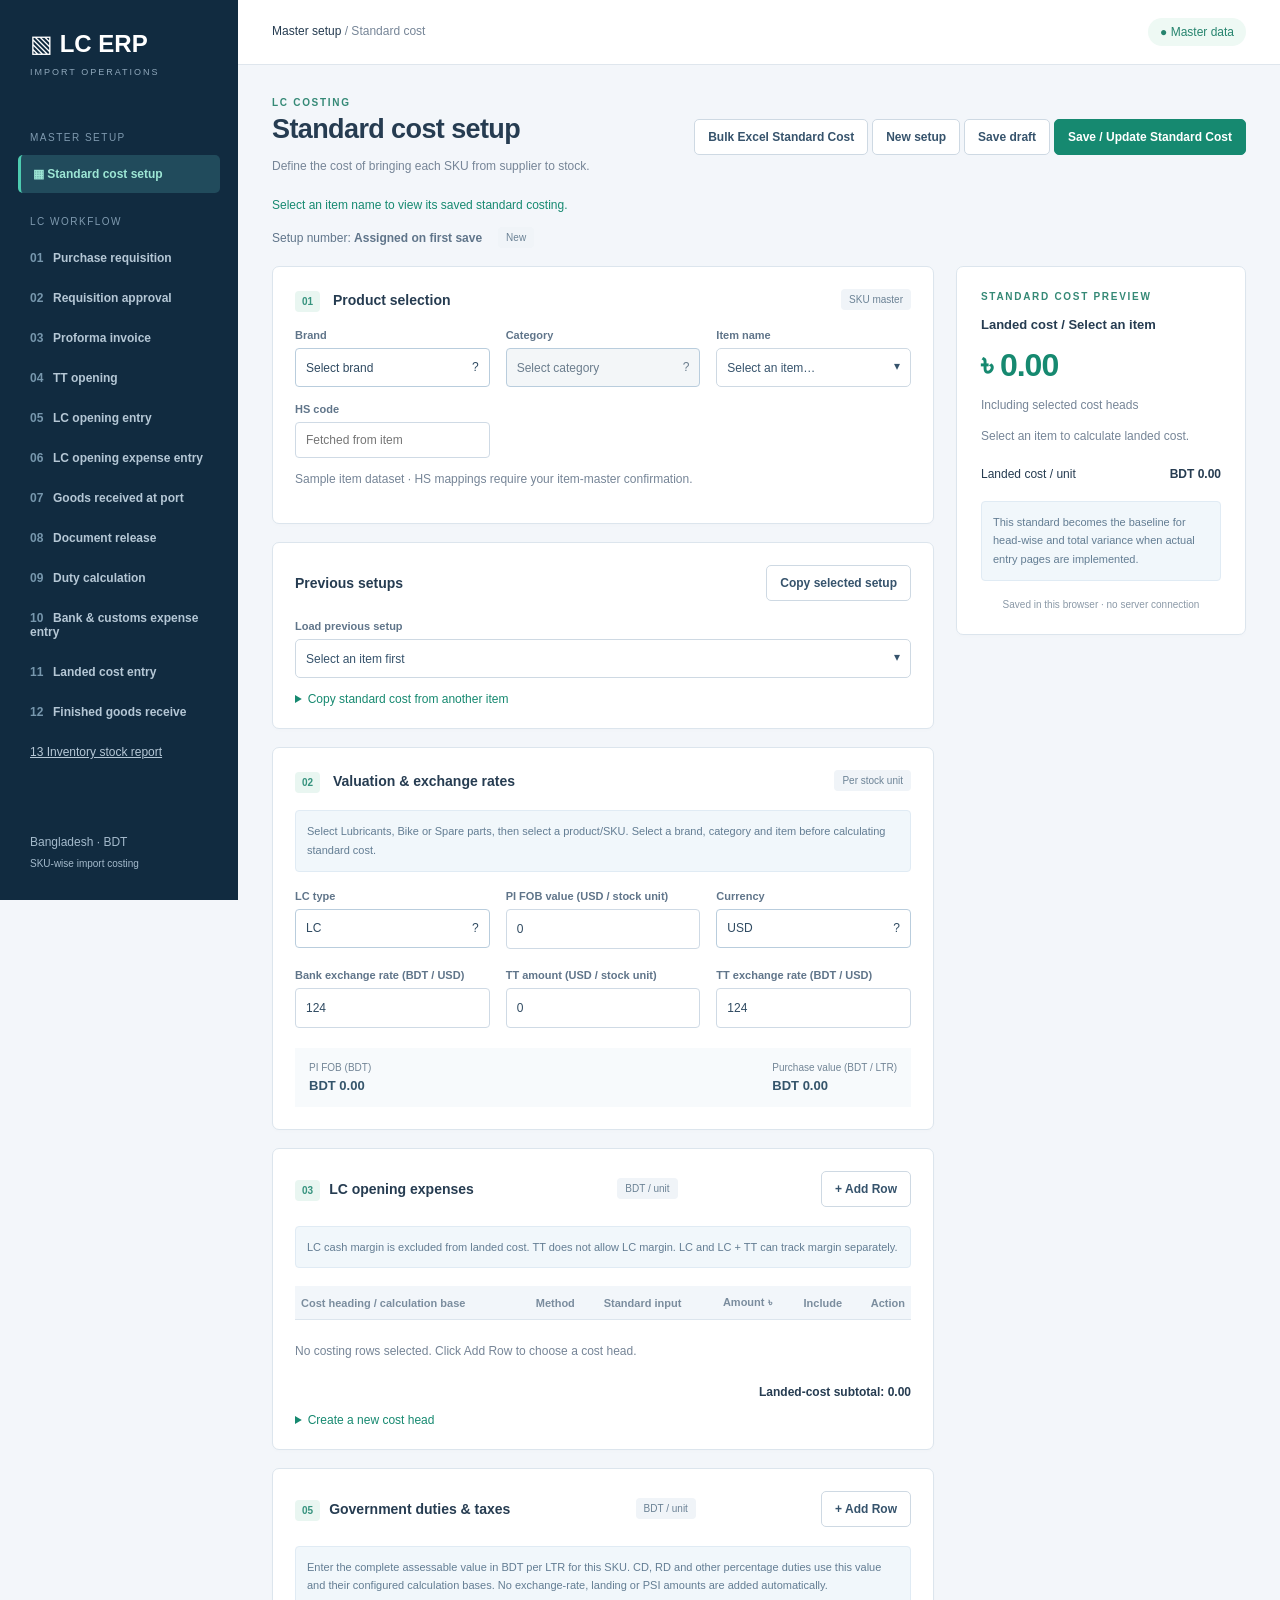
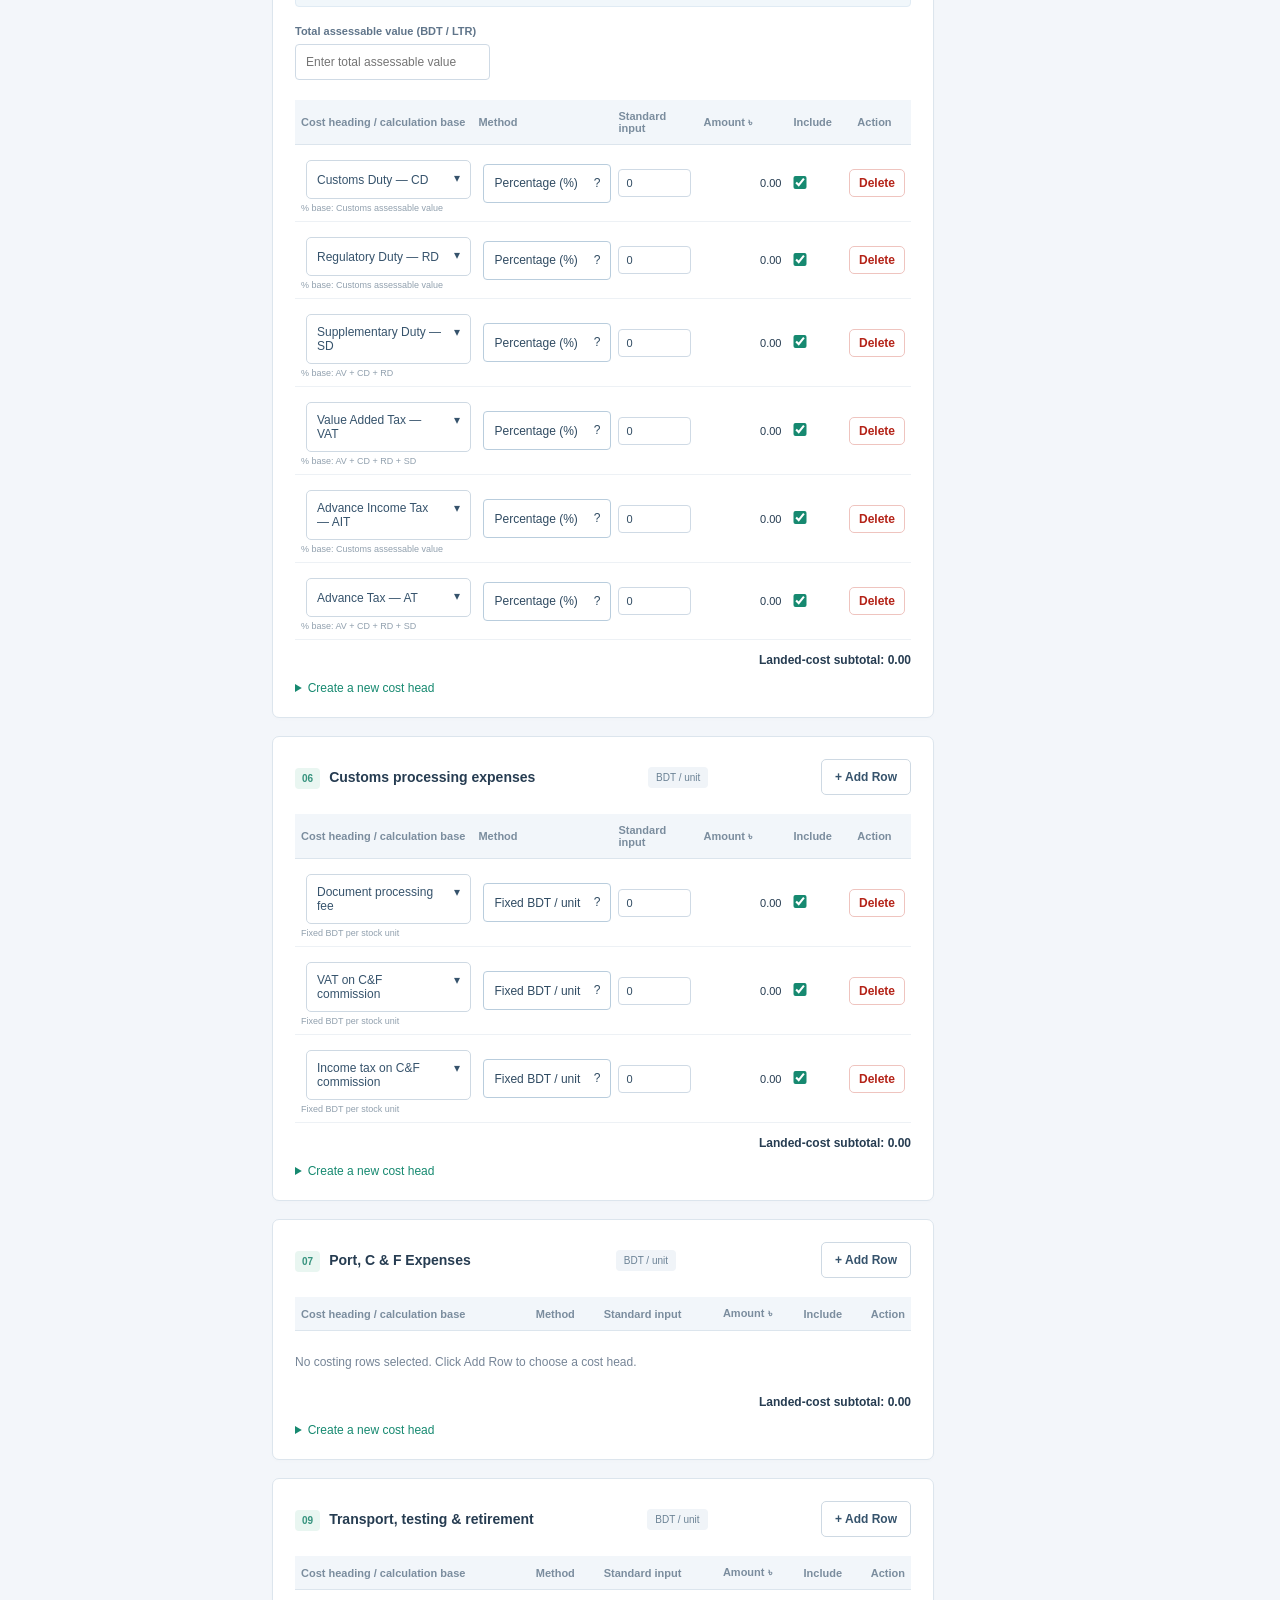
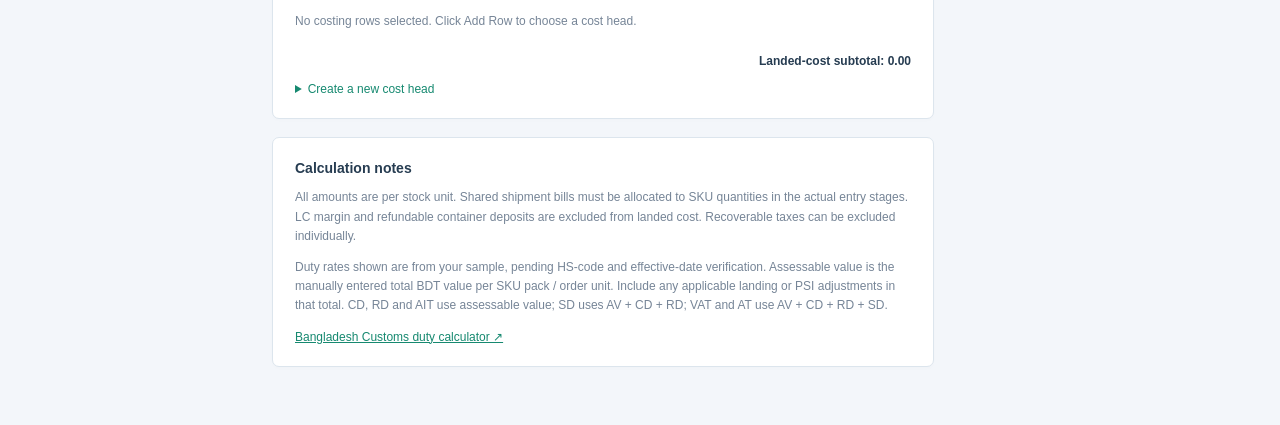
<file: index.html>
<!doctype html><html lang="en"><head><meta charset="utf-8"><meta name="viewport" content="width=device-width,initial-scale=1"><title>LC ERP · Standard cost setup</title><link rel="stylesheet" href="style.css?v=valuation-three-columns-20261031"><link rel="stylesheet" href="searchable-dropdowns.css?v=1"><script src="record-picker-order.js?v=1"></script><link rel="stylesheet" href="bulk-standard.css?v=brand-category-filters-20261101"></head><body><aside><div class="brand">▧ <b>LC ERP</b><small>IMPORT OPERATIONS</small></div><p class="navlabel">MASTER SETUP</p><button class="nav active">▦ Standard cost setup</button><p class="navlabel">LC WORKFLOW</p><nav id="workflow"></nav><div class="asidebottom">Bangladesh · BDT<br><small>SKU-wise import costing</small></div></aside><main><header><span>Master setup <span class="muted">/ Standard cost</span></span><span class="badge">● Master data</span></header><div class="title"><div><p class="eyebrow">LC COSTING</p><h1>Standard cost setup</h1><p class="muted">Define the cost of bringing each SKU from supplier to stock.</p></div><div><button id="new">New setup</button> <button id="draft">Save draft</button> <button class="primary" id="save">Save / Update Standard Cost</button></div></div><div id="notice" role="status" aria-live="polite"></div><div class="setup-meta"><span>Setup number: <strong id="setupNumber"></strong></span><span class="tag" id="setupStatus">New</span></div><div class="layout"><div><section><div class="sectionhead"><h2><em>01</em> Product selection</h2><span class="tag">SKU master</span></div><div class="fields"><label>Product category<select id="category"><option>Bike</option><option selected>Goodyear lubricants</option><option>Spare parts</option></select></label><label>Item name<select id="productSelect" required></select></label><label>HS code<input id="hs" readonly placeholder="Fetched from item" pattern="[0-9]{8}"></label></div><p class="muted">Sample item dataset · HS mappings require your item-master confirmation.</p><div hidden><input id="sku" value="GY-VIGOR-208L"><input id="product" value="Goodyear Vigor CI 4 15W40 208L"><input id="unit" value="Litre"><input id="pack" step="any" type="number" min="0.0001" value="208"><input id="date" type="date" value="2026-10-16"><input id="version" value="STD-001"></div></section><section><div class="sectionhead"><h2>Previous setups</h2><button id="copy">Copy selected setup</button></div><label class="savedlabel">Search previous setups<input id="search" type="search" placeholder="Search category, product, SKU, version or date"></label><label class="savedlabel">Load previous setup<select id="saved"><option value="">Select a saved standard…</option></select></label></section><section><div class="sectionhead"><h2><em>02</em> Valuation & exchange rates</h2><span class="tag">Per stock unit</span></div><div class="hint">Select Lubricants, Bike or Spare parts, then select a product/SKU. <span id="valuationHint">PI FOB and TT are separate supplier components. For LC type TT, the TT amount is excluded from standard landed cost.</span></div><div class="fields valuation-fields"><label>LC type<select id="lcType"><option value="LC">LC</option><option value="LC+TT">LC + TT</option><option value="TT">TT</option></select></label><label>PI FOB value (USD / stock unit)<input id="pi" type="number" min="0" step="any" value="1"></label><label>Currency<select id="currency"><option value="USD">USD</option><option value="CNY">CNY</option></select></label><label>Bank USD rate (BDT)<input id="fx" type="number" min="0.0001" step="any" value="124"></label><label>TT amount (USD / stock unit)<input id="tt" type="number" min="0" step="any" value="0"></label><label>TT exchange rate (BDT / USD)<input id="ttfx" type="number" min="0.0001" step="any" value="124"></label></div><div class="calcstrip"><span>PI FOB (BDT)<b id="cfr"></b></span><span>Combined PI + TT (BDT)<b id="supplier"></b></span></div></section><div id="groups"></div><section><h2>Calculation notes</h2><p class="muted">All amounts are per stock unit. Shared shipment bills must be allocated to SKU quantities in the actual entry stages. LC margin and refundable container deposits are excluded from landed cost. Recoverable taxes can be excluded individually.</p><p class="muted">Duty rates shown are from your sample, pending HS-code and effective-date verification. Assessable value is the manually entered total BDT value per SKU pack / order unit. Include any applicable landing or PSI adjustments in that total. CD, RD and AIT use assessable value; SD uses AV + CD + RD; VAT and AT use AV + CD + RD + SD.</p><a href="https://bangladeshcustoms.gov.bd/trade_info/duty_calculator" target="_blank" rel="noopener">Bangladesh Customs duty calculator ↗</a></section></div><div><div class="summary"><p class="eyebrow">STANDARD COST PREVIEW</p><h2>Landed cost / <span id="unitlabel">Litre</span></h2><div class="total">৳ <span id="total">0.00</span></div><p class="muted">Including selected cost heads</p><p class="muted" id="standardBreakdownBasis">Breakdown: BDT per stock unit</p><div id="breakdown"></div><div class="packtotal"><span id="unitcostlabel">Landed cost per stock unit</span><b id="unitcost"></b></div><div class="hint">This standard becomes the baseline for head-wise and total variance when actual entry pages are implemented.</div><p class="local">Saved in this browser · no server connection</p></div></div></div></main><script src="products.js?v=avalon-grease-packs-20261027"></script><script src="standard-cost-math.js?v=bulk-fixed-heads-v2-20261101"></script><script src="brand-catalog.js?v=spare-part-number-20261101"></script><script src="standard-valuation.js?v=tt-party-opening-only-20261101"></script><script src="standard-master-upgrade.js?v=standard-tt-valuation-20261031"></script><script src="enhancements.js?v=tt-party-opening-only-20261101"></script><script src="app.js?v=remove-json-export-20261101"></script><script src="standard-versions.js?v=stable-drafts-20261028"></script><script src="setups.js?v=remove-json-export-20261101"></script><script src="standard-update.js?v=bulk-fixed-heads-v2-20261101"></script><script src="emax-standard-seed.js"></script><script src="standard-cost-rows.js?v=default-duty-processing-heads-20261031"></script><script src="standard-initial-state.js"></script><script src="standard-brand-selection.js?v=bulk-latest-20261104"></script><script src="standard-copy-source.js?v=stable-drafts-20261028"></script><script src="standard-item-picker.js"></script><script src="standard-version-picker.js?v=selected-sku-versions-20261026"></script><script src="standard-head-picker.js?v=search-cost-heads-20261026"></script><script src="standard-margin-rules.js?v=standard-tt-valuation-20261031"></script><script src="standard-lc-lock.js?v=lc-version-lock-20261026"></script><script src="searchable-dropdowns.js?v=1"></script><script src="bulk-standard-xlsx.js?v=1"></script><script src="bulk-standard-core.js?v=spare-part-number-20261101"></script><script src="bulk-standard-template.js?v=bulk-latest-20261104"></script><script src="bulk-standard-ui.js?v=bulk-latest-20261104"></script></body></html>
</file>
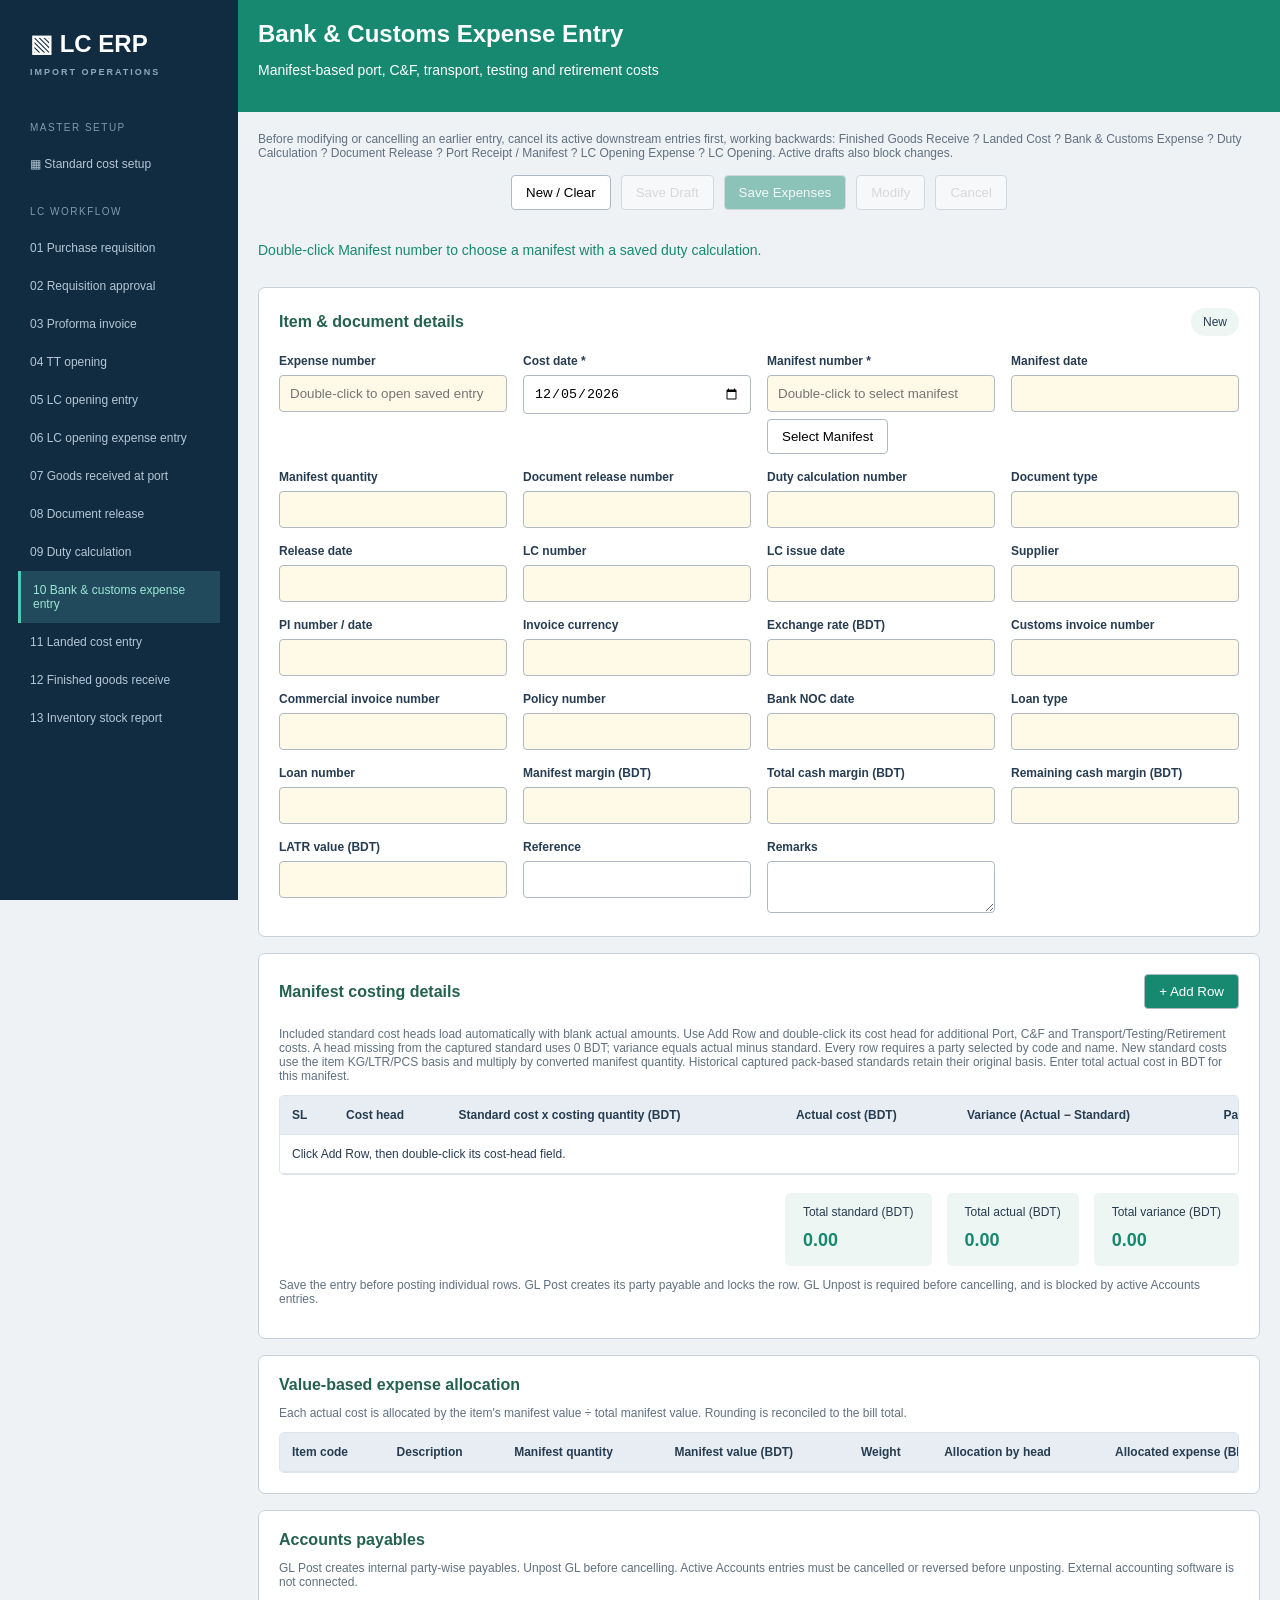
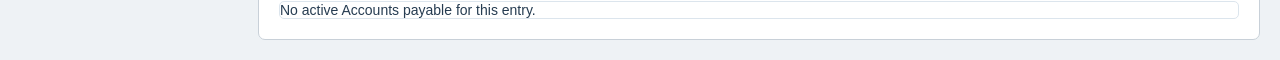
<file: bank-customs.html>
<!doctype html><html lang="en"><head><meta charset="utf-8"><meta name="viewport" content="width=device-width,initial-scale=1"><title>LC ERP · Bank & Customs Expenses</title><link rel="stylesheet" href="purchase.css"><link rel="stylesheet" href="invoice.css"><link rel="stylesheet" href="lc-expense.css?v=party-dropdowns-20261019"><link rel="stylesheet" href="bank-customs.css?v=party-dropdowns-20261019"><link rel="stylesheet" href="searchable-dropdowns.css?v=1"><script src="record-picker-order.js?v=1"></script><script src="gl-payables.js?v=accounting-reversals-20261031"></script><script src="duty-bookings.js?v=accounting-reversals-20261031"></script><script src="accounting-reversals.js?v=1"></script></head><body class="approval-shell"><header class="top"><h1>Bank & Customs Expense Entry</h1><p>Manifest-based port, C&F, transport, testing and retirement costs</p></header><main class="app"><div class="toolbar bc-actions"><button id="newExpense">New / Clear</button><button id="draftExpense">Save Draft</button><button id="saveExpense" class="primary">Save Expenses</button><button id="modifyExpense" disabled>Modify</button><button id="cancelExpense" disabled>Cancel</button></div><p id="message" role="status" aria-live="polite"></p><section class="panel"><div class="invoice-heading"><h2>Item & document details</h2><span id="expenseStatus" class="status-tag">New</span></div><div class="grid invoice-grid"><label>Expense number<input id="expenseNumber" readonly placeholder="Double-click to open saved entry" ></label><label>Cost date *<input id="costDate" type="date" ></label><label>Manifest number *<input id="manifestNumber" readonly placeholder="Double-click to select manifest" ><button id="selectManifest" class="field-button">Select Manifest</button></label><label>Manifest date<input id="manifestDate" readonly ></label><label>Manifest quantity<input id="manifestQty" readonly ></label><label>Document release number<input id="releaseNumber" readonly ></label><label>Duty calculation number<input id="dutyNumber" readonly ></label><label>Document type<input id="documentType" readonly ></label><label>Release date<input id="releaseDate" readonly ></label><label>LC number<input id="lcNumber" readonly ></label><label>LC issue date<input id="lcDate" readonly ></label><label>Supplier<input id="party" readonly ></label><label>PI number / date<input id="piInfo" readonly ></label><label>Invoice currency<input id="currency" readonly ></label><label>Exchange rate (BDT)<input id="rate" readonly ></label><label>Customs invoice number<input id="customInvoice" readonly ></label><label>Commercial invoice number<input id="commercialInvoice" readonly ></label><label>Policy number<input id="policy" readonly ></label><label>Bank NOC date<input id="nocDate" readonly ></label><label>Loan type<input id="loanType" readonly ></label><label>Loan number<input id="loanNumber" readonly ></label><label>Manifest margin (BDT)<input id="margin" readonly ></label><label>Total cash margin (BDT)<input id="cashMargin" readonly ></label><label>Remaining cash margin (BDT)<input id="remainingCashMargin" readonly ></label><label>LATR value (BDT)<input id="loanValue" readonly ></label><label>Reference<input id="reference" type="text" ></label><label>Remarks<textarea id="remarks" rows="2"></textarea></label></div></section><section class="panel"><div class="invoice-heading"><h2>Manifest costing details</h2><button id="addCost" class="primary">+ Add Row</button></div><p class="invoice-hint">Included standard cost heads load automatically with blank actual amounts. Use Add Row and double-click its cost head for additional Port, C&F and Transport/Testing/Retirement costs. A head missing from the captured standard uses 0 BDT; variance equals actual minus standard. Every row requires a party selected by code and name. New standard costs use the item KG/LTR/PCS basis and multiply by converted manifest quantity. Historical captured pack-based standards retain their original basis. Enter total actual cost in BDT for this manifest.</p><div class="table-wrap"><table class="bc-costs"><thead><tr><th>SL</th><th>Cost head</th><th>Standard cost x costing quantity (BDT)</th><th>Actual cost (BDT)</th><th>Variance (Actual − Standard)</th><th>Party (code and name)</th><th>GL status</th><th>GL Post / Unpost</th><th>Action</th></tr></thead><tbody id="expenseRows"></tbody></table></div><div class="invoice-totals"><div>Total standard (BDT)<strong id="standardTotal">0.00</strong></div><div>Total actual (BDT)<strong id="expenseTotal">0.00</strong></div><div>Total variance (BDT)<strong id="varianceTotal">0.00</strong></div></div><p class="invoice-hint">Save the entry before posting individual rows. GL Post creates its party payable and locks the row. GL Unpost is required before cancelling, and is blocked by active Accounts entries.</p></section><section class="panel"><h2>Value-based expense allocation</h2><p class="invoice-hint">Each actual cost is allocated by the item's manifest value ÷ total manifest value. Rounding is reconciled to the bill total.</p><div class="table-wrap"><table class="bc-allocation"><thead><tr><th>Item code</th><th>Description</th><th>Manifest quantity</th><th>Manifest value (BDT)</th><th>Weight</th><th>Allocation by head</th><th>Allocated expense (BDT)</th><th>Allocated expense / unit</th></tr></thead><tbody id="allocationRows"></tbody></table></div></section></main><dialog id="manifestPicker"><div class="invoice-heading"><h2>Select manifest</h2><button id="closeManifest">Close</button></div><input id="manifestSearch" type="search" placeholder="Search manifest, LC or duty number"><div id="manifestChoices"></div></dialog><dialog id="savedPicker"><div class="invoice-heading"><h2>Open saved expense</h2><button id="closeSaved">Close</button></div><input id="savedSearch" type="search" placeholder="Expense, manifest or LC number"><div id="savedChoices"></div></dialog><dialog id="costPicker"><div class="invoice-heading"><h2>Select manifest cost head</h2><button id="closeCost">Close</button></div><input id="headSearch" type="search" placeholder="Search cost head or section"><select id="headChoice" size="8"></select><div id="headChecks"></div><div class="toolbar"><button id="confirmHead" class="primary" disabled>Add selected cost</button></div></dialog><script src="products.js?v=avalon-grease-packs-20261027"></script><script src="standard-cost-math.js?v=bulk-fixed-heads-v2-20261101"></script><script src="brand-catalog.js?v=spare-part-number-20261101"></script><script src="price-units.js?v=ltr-kg-pricing-20261019-2"></script><script src="purchase-store.js?v=brand-spare-parts-20261101"></script><script src="rollback.js?v=accounting-reversals-20261031"></script><script src="invoice-store.js?v=backdate-lc-defaults-20261031"></script><script src="lc-dates.js?v=backdate-lc-defaults-20261031"></script><script src="lc-tt-costing.js?v=tt-pi-total-match-20261029"></script><script src="import-bank-accounts.js?v=1"></script><script src="lc-store.js?v=spare-part-number-20261101"></script><script src="port-store.js?v=spare-part-number-20261101"></script><script src="cost-allocation.js"></script><script src="expense-parties.js?v=party-dropdowns-20261019"></script><script src="expense-head-catalog.js?v=actual-heads-20261027"></script><script src="lc-expense-store.js?v=gl-payable-locks-20261031"></script><script src="document-release-store.js?v=gl-payable-locks-20261031"></script><script src="duty-store.js?v=government-bookings-20261031"></script><script src="bank-customs-store.js?v=gl-payable-locks-20261031"></script><script src="bank-customs.js?v=gl-payable-locks-20261031"></script><script src="purchase-sidebar.js?v=tt-opening-20261029"></script><script src="searchable-dropdowns.js?v=1"></script><script src="gl-payables-ui.js?v=1"></script><script src="accounting-reversals-ui.js?v=1"></script></body></html>
</file>
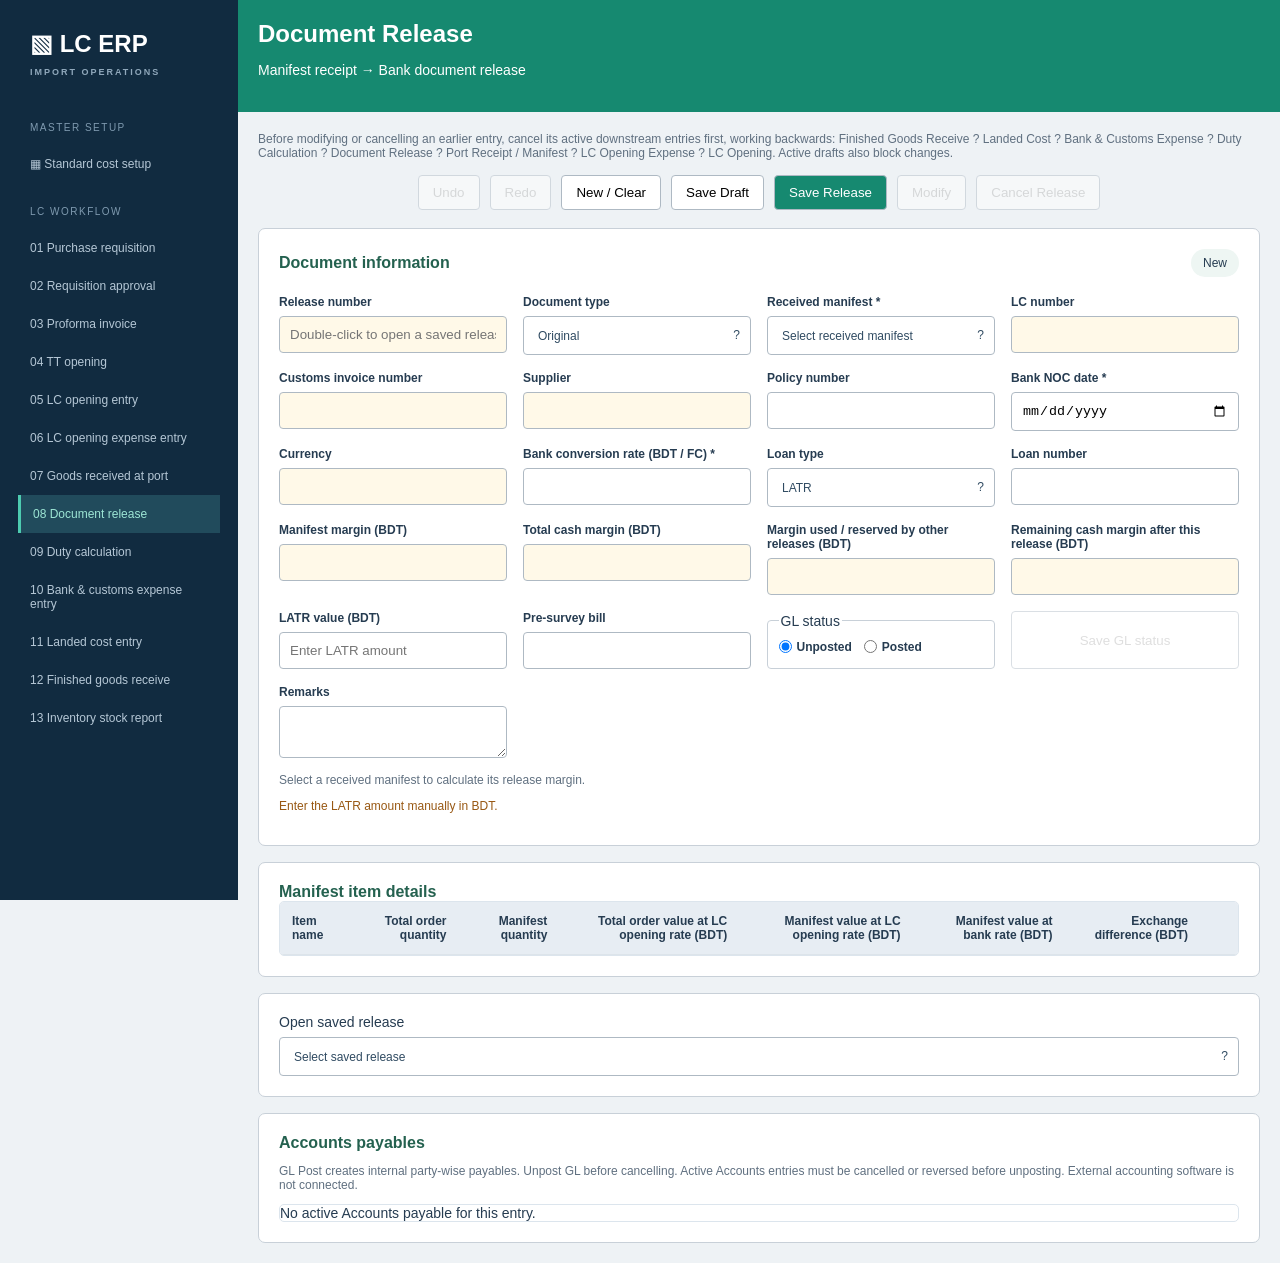
<file: document-release.html>
<!doctype html>
<html lang="en"><head><meta charset="utf-8"><meta name="viewport" content="width=device-width,initial-scale=1"><title>LC ERP · Document Release</title><link rel="stylesheet" href="purchase.css"><link rel="stylesheet" href="invoice.css"><link rel="stylesheet" href="document-release.css?v=manifest-fx-comparison-20261019"><link rel="stylesheet" href="searchable-dropdowns.css?v=1"><script src="record-picker-order.js?v=1"></script><script src="gl-payables.js?v=accounting-reversals-20261031"></script><script src="accounting-reversals.js?v=1"></script></head>
<body class="approval-shell"><header class="top"><h1>Document Release</h1><p>Manifest receipt → Bank document release</p></header><main class="app">
<div class="toolbar release-actions"><button id="undoRelease" type="button" disabled title="Undo unsaved form edit">Undo</button><button id="redoRelease" type="button" disabled title="Redo unsaved form edit">Redo</button><button id="newRelease">New / Clear</button><button id="draftRelease">Save Draft</button><button id="saveRelease" class="primary">Save Release</button><button id="modifyRelease">Modify</button><button id="cancelRelease" disabled>Cancel Release</button></div><p id="message" role="status" aria-live="polite"></p>
<section class="panel"><div class="invoice-heading"><h2>Document information</h2><span class="status-tag" id="releaseStatus">New</span></div><div class="grid invoice-grid">
<label>Release number<input id="releaseNumber" readonly placeholder="Assigned on save"></label>
<label>Document type<select id="documentType"><option>Original</option><option>Copy</option></select></label>


<label>Received manifest *<select id="manifest"><option value="">Select received manifest</option></select></label>
<label>LC number<input id="lcNumber" readonly></label>
<label>Customs invoice number<input id="customInvoice" readonly></label>
<label>Supplier<input id="party" readonly></label>
<label>Policy number<input id="policy"></label>
<label>Bank NOC date *<input id="nocDate" type="date"></label>
<label>Currency<input id="currency" readonly></label>
<label>Bank conversion rate (BDT / FC) *<input id="rate" type="number" min="0.0001" step="any"></label>
<label>Loan type<select id="loanType"><option value="None">None</option><option>LATR</option><option>PAD</option></select></label>
<label>Loan number<input id="loanNumber"></label>
<label>Manifest margin (BDT)<input id="margin" readonly></label>
<label>Total cash margin (BDT)<input id="cashMargin" readonly></label>
<label>Margin used / reserved by other releases (BDT)<input id="usedMargin" readonly></label>
<label>Remaining cash margin after this release (BDT)<input id="remainingMargin" readonly></label>
<label>LATR value (BDT)<input id="loanValue" type="number" min="0" step="0.01" placeholder="Enter LATR amount"></label>
<label>Pre-survey bill<input id="surveyBill"></label>
<fieldset><legend>GL status</legend><label><input type="radio" name="releaseGL" value="Unposted" checked> Unposted</label><label><input type="radio" name="releaseGL" value="Posted"> Posted</label></fieldset>
<label>Remarks<textarea id="remarks" rows="2"></textarea></label>
</div><p class="invoice-hint" id="releaseNote">Select a received manifest to calculate its release margin.</p><p class="invoice-hint" id="loanNote"></p></section>
<section class="panel"><h2>Manifest item details</h2><div class="table-wrap"><table class="release-items release-margin-items"><thead><tr><th>Item name</th><th>Total order quantity</th><th>Manifest quantity</th><th>Total order value at LC opening rate (BDT)</th><th>Manifest value at LC opening rate (BDT)</th><th>Manifest value at bank rate (BDT)</th><th>Exchange difference (BDT)</th><th>Weighted standard manifest margin (BDT)</th><th>Weighted actual manifest margin (BDT)</th><th>Variance (Actual minus Standard, BDT)</th></tr></thead><tbody id="releaseRows"></tbody><tfoot id="releaseTotals"></tfoot></table></div></section>
<section class="panel"><label>Open saved release<select id="savedRelease"><option value="">Select saved release</option></select></label></section></main>
<script src="products.js?v=avalon-grease-packs-20261027"></script><script src="standard-cost-math.js?v=bulk-fixed-heads-v2-20261101"></script><script src="brand-catalog.js?v=spare-part-number-20261101"></script><script src="price-units.js?v=ltr-kg-pricing-20261019-2"></script><script src="purchase-store.js?v=brand-spare-parts-20261101"></script><script src="rollback.js?v=accounting-reversals-20261031"></script><script src="invoice-store.js?v=backdate-lc-defaults-20261031"></script><script src="lc-dates.js?v=backdate-lc-defaults-20261031"></script><script src="lc-tt-costing.js?v=tt-pi-total-match-20261029"></script><script src="import-bank-accounts.js?v=1"></script><script src="lc-store.js?v=spare-part-number-20261101"></script><script src="port-store.js?v=spare-part-number-20261101"></script><script src="cost-allocation.js"></script><script src="expense-parties.js?v=party-dropdowns-20261019"></script><script src="expense-head-catalog.js?v=actual-heads-20261027"></script><script src="lc-expense-store.js?v=gl-payable-locks-20261031"></script><script src="document-release-store.js?v=gl-payable-locks-20261031"></script><script src="document-release.js?v=newest-saved-modal-20261031"></script><script src="release-picker.js?v=newest-saved-modal-20261031"></script><script src="purchase-sidebar.js?v=tt-opening-20261029"></script><script src="searchable-dropdowns.js?v=1"></script><script src="gl-payables-ui.js?v=1"></script><script src="accounting-reversals-ui.js?v=1"></script></body></html>
</file>
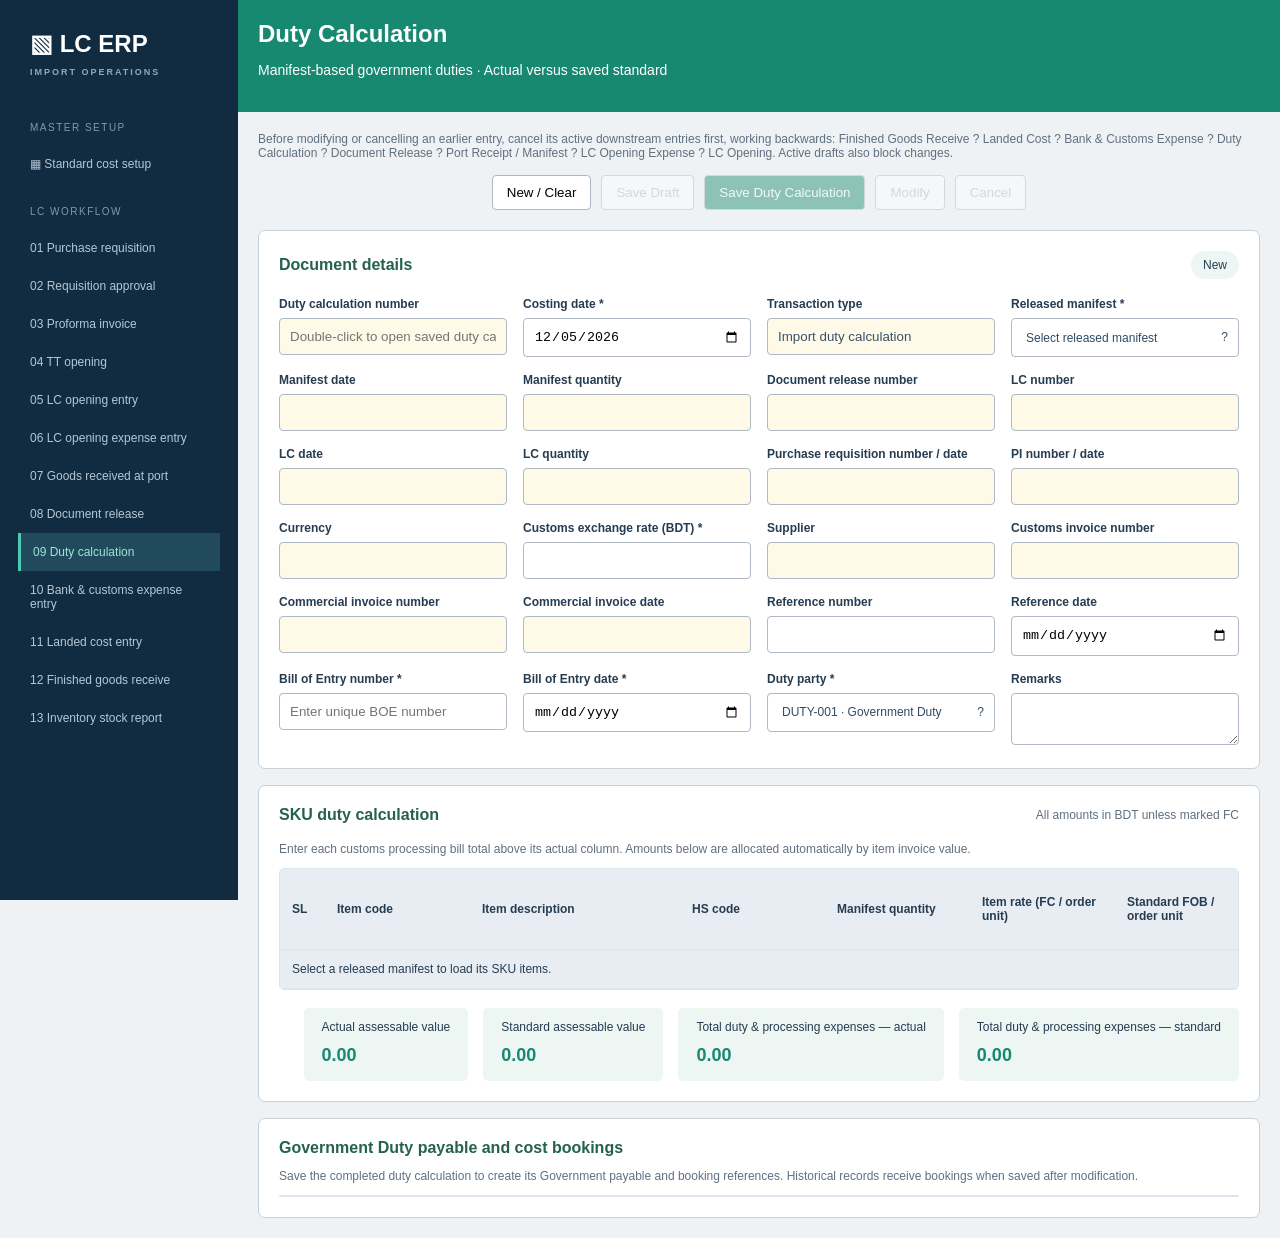
<file: duty-calculation.html>
<!doctype html><html lang="en"><head><meta charset="utf-8"><meta name="viewport" content="width=device-width,initial-scale=1"><title>LC ERP · Duty Calculation</title><link rel="stylesheet" href="purchase.css"><link rel="stylesheet" href="invoice.css"><link rel="stylesheet" href="duty-calculation.css?v=processing-inline-visible-20261028"><link rel="stylesheet" href="searchable-dropdowns.css?v=1"><script src="record-picker-order.js?v=1"></script><script src="gl-payables.js?v=accounting-reversals-20261031"></script><script src="duty-bookings.js?v=accounting-reversals-20261031"></script><script src="accounting-reversals.js?v=1"></script></head><body class="approval-shell">
<header class="top"><h1>Duty Calculation</h1><p>Manifest-based government duties · Actual versus saved standard</p></header><main class="app"><div class="toolbar duty-actions"><button id="newDuty">New / Clear</button><button id="draftDuty">Save Draft</button><button id="saveDuty" class="primary">Save Duty Calculation</button><button id="modifyDuty" disabled>Modify</button><button id="cancelDuty" disabled>Cancel</button></div><p id="message" role="status" aria-live="polite"></p>
<section class="panel"><div class="invoice-heading"><h2>Document details</h2><span class="status-tag" id="dutyStatus">New</span></div><div class="grid invoice-grid">
<label>Duty calculation number<input id="dutyNumber" readonly placeholder="Double-click to open saved duty calculation" title="Double-click or press Enter to search saved entries"></label>
<label>Costing date *<input id="costDate" type="date"></label>
<label>Transaction type<input value="Import duty calculation" readonly></label>

<label>Released manifest *<select id="manifest"><option value="">Select released manifest</option></select></label>
<label>Manifest date<input id="manifestDate" readonly></label><label>Manifest quantity<input id="manifestQty" readonly></label>
<label>Document release number<input id="releaseNumber" readonly></label>
<label>LC number<input id="lcNumber" readonly></label><label>LC date<input id="lcDate" readonly></label><label>LC quantity<input id="lcQty" readonly></label>
<label>Purchase requisition number / date<input id="poInfo" readonly></label><label>PI number / date<input id="piInfo" readonly></label>
<label>Currency<input id="currency" readonly></label><label>Customs exchange rate (BDT) *<input id="rate" type="number" min="0.0001" step="any"></label>
<label>Supplier<input id="party" readonly></label><label>Customs invoice number<input id="customInvoice" readonly></label>
<label>Commercial invoice number<input id="commercialInvoice" readonly></label><label>Commercial invoice date<input id="commercialDate" readonly></label>
<label>Reference number<input id="reference"></label><label>Reference date<input id="referenceDate" type="date"></label>
<label>Bill of Entry number *<input id="boeNumber" required placeholder="Enter unique BOE number"></label><label>Bill of Entry date *<input id="boeDate" type="date" required></label>
<label>Duty party *<select id="dutyParty" required></select></label>
<label>Remarks<textarea id="remarks" rows="2"></textarea></label>
</div></section>
<section class="panel"><div class="invoice-heading"><h2>SKU duty calculation</h2><span class="invoice-hint">All amounts in BDT unless marked FC</span></div>
<p class="invoice-hint">Enter each customs processing bill total above its actual column. Amounts below are allocated automatically by item invoice value.</p><div class="table-wrap"><table class="duty-items"><thead id="dutyHead"></thead><tbody id="dutyRows"></tbody><tfoot id="dutyFoot"></tfoot></table></div>
<div class="invoice-totals"><div>Actual assessable value<strong id="totalAV">0.00</strong></div><div>Standard assessable value<strong id="totalStandardAV">0.00</strong></div><div>Total duty & processing expenses — actual<strong id="totalActual">0.00</strong></div><div>Total duty & processing expenses — standard<strong id="totalStandard">0.00</strong></div></div></section></main>
<dialog id="dutyPicker">
    <div class="invoice-heading"><h2>Open duty calculation</h2><button id="closeDutyPicker">Close</button></div><label>Search duty, manifest or LC<input id="dutySearch" type="search" placeholder="Duty number, manifest or LC number"></label><div id="dutyChoices"></div></dialog>
<script src="products.js?v=avalon-grease-packs-20261027"></script><script src="standard-cost-math.js?v=bulk-fixed-heads-v2-20261101"></script><script src="brand-catalog.js?v=spare-part-number-20261101"></script><script src="price-units.js?v=ltr-kg-pricing-20261019-2"></script><script src="purchase-store.js?v=brand-spare-parts-20261101"></script><script src="rollback.js?v=accounting-reversals-20261031"></script><script src="invoice-store.js?v=backdate-lc-defaults-20261031"></script><script src="lc-dates.js?v=backdate-lc-defaults-20261031"></script><script src="lc-tt-costing.js?v=tt-pi-total-match-20261029"></script><script src="import-bank-accounts.js?v=1"></script><script src="lc-store.js?v=spare-part-number-20261101"></script><script src="port-store.js?v=spare-part-number-20261101"></script><script src="cost-allocation.js"></script><script src="expense-parties.js?v=party-dropdowns-20261019"></script><script src="expense-head-catalog.js?v=actual-heads-20261027"></script><script src="lc-expense-store.js?v=gl-payable-locks-20261031"></script><script src="document-release-store.js?v=gl-payable-locks-20261031"></script><script src="duty-store.js?v=government-bookings-20261031"></script><script src="duty-calculation.js?v=newest-saved-modal-20261031"></script><script src="purchase-sidebar.js?v=tt-opening-20261029"></script><script src="searchable-dropdowns.js?v=1"></script><script src="duty-bookings-ui.js?v=1"></script><script src="accounting-reversals-ui.js?v=1"></script></body></html>
</file>
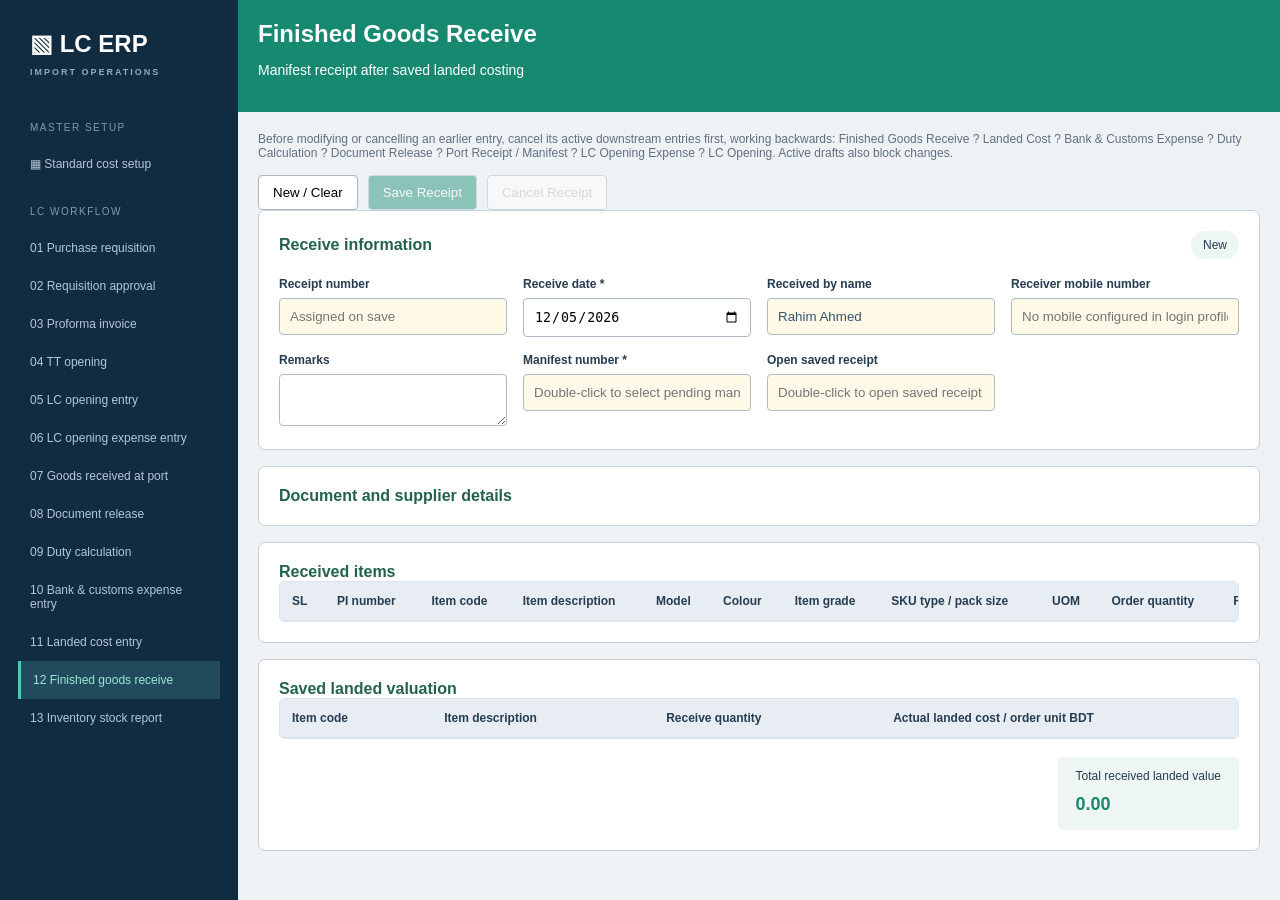
<file: finished-goods.html>
<!doctype html><html lang="en"><head><meta charset="utf-8"><meta name="viewport" content="width=device-width,initial-scale=1"><title>LC ERP · Finished Goods Receive</title><link rel="stylesheet" href="purchase.css"><link rel="stylesheet" href="invoice.css"><link rel="stylesheet" href="port-receipt.css"><link rel="stylesheet" href="finished-goods.css?v=fg-pickers-20261024"><link rel="stylesheet" href="searchable-dropdowns.css?v=1"><script src="record-picker-order.js?v=1"></script><script src="gl-payables.js?v=accounting-reversals-20261031"></script><script src="duty-bookings.js?v=accounting-reversals-20261031"></script><script src="accounting-reversals.js?v=1"></script></head><body class="approval-shell"><header class="top"><h1>Finished Goods Receive</h1><p>Manifest receipt after saved landed costing</p></header><main class="app"><div class="toolbar"><button id="new">New / Clear</button><button id="save" class="primary">Save Receipt</button><button id="cancelReceipt" disabled>Cancel Receipt</button></div><p id="message" role="status" aria-live="polite"></p><section class="panel"><div class="invoice-heading"><h2>Receive information</h2><span id="status" class="status-tag">New</span></div><div class="grid invoice-grid"><label>Receipt number<input id="number" readonly placeholder="Assigned on save"></label><label>Receive date *<input id="receiveDate" type="date" required></label><label>Received by name<input id="receivedBy" readonly aria-readonly="true"></label><label>Receiver mobile number<input id="receiverMobile" type="tel" readonly aria-readonly="true"></label><label>Remarks<textarea id="receiveRemarks" rows="2"></textarea></label><label>Manifest number *<input id="manifest" readonly aria-readonly="true" aria-haspopup="dialog" aria-controls="fgPicker" placeholder="Double-click to select pending manifest"></label><label>Open saved receipt<input id="saved" readonly aria-readonly="true" aria-haspopup="dialog" aria-controls="fgPicker" placeholder="Double-click to open saved receipt"></label></div></section><section class="panel"><h2>Document and supplier details</h2><div id="details" class="grid invoice-grid"></div></section><section class="panel"><h2>Received items</h2><div class="table-wrap"><table class="port-items"><thead><tr><th>SL</th><th>PI number</th><th>Item code</th><th>Item description</th><th>Model</th><th>Colour</th><th>Item grade</th><th>SKU type / pack size</th><th>UOM</th><th>Order quantity</th><th>Receive quantity</th><th>Invoice unit price</th><th>Amount FC</th><th>Engine number</th><th>Chassis number</th><th>Motor number</th></tr></thead><tbody id="rows"></tbody><tfoot id="receivedTotals"></tfoot></table></div></section><section class="panel"><h2>Saved landed valuation</h2><div class="table-wrap"><table class="port-items"><thead><tr><th>Item code</th><th>Item description</th><th>Receive quantity</th><th>Actual landed cost / order unit BDT</th><th>Total actual BDT</th><th>Total standard BDT</th><th>Variance BDT</th></tr></thead><tbody id="valuation"></tbody><tfoot id="valuationTotals"></tfoot></table></div><div class="invoice-totals"><div>Total received landed value<strong id="total"></strong></div></div></section></main><dialog id="fgPicker" aria-labelledby="fgPickerTitle"><div class="invoice-heading"><h2 id="fgPickerTitle">Select manifest</h2><button id="fgPickerClose" type="button">Close</button></div><label>Search<input id="fgPickerSearch" type="search" placeholder="Manifest, receipt, landed cost or LC number"></label><div class="table-wrap"><table><thead id="fgPickerHead"></thead><tbody id="fgPickerRows"></tbody></table></div></dialog><script src="products.js?v=avalon-grease-packs-20261027"></script><script src="standard-cost-math.js?v=bulk-fixed-heads-v2-20261101"></script><script src="brand-catalog.js?v=spare-part-number-20261101"></script><script src="price-units.js?v=ltr-kg-pricing-20261019-2"></script><script src="purchase-store.js?v=brand-spare-parts-20261101"></script><script src="rollback.js?v=accounting-reversals-20261031"></script><script src="invoice-store.js?v=backdate-lc-defaults-20261031"></script><script src="lc-dates.js?v=backdate-lc-defaults-20261031"></script><script src="lc-tt-costing.js?v=tt-pi-total-match-20261029"></script><script src="import-bank-accounts.js?v=1"></script><script src="lc-store.js?v=spare-part-number-20261101"></script><script src="port-store.js?v=spare-part-number-20261101"></script><script src="cost-allocation.js"></script><script src="expense-parties.js?v=party-dropdowns-20261019"></script><script src="expense-head-catalog.js?v=actual-heads-20261027"></script><script src="lc-expense-store.js?v=gl-payable-locks-20261031"></script><script src="document-release-store.js?v=gl-payable-locks-20261031"></script><script src="duty-store.js?v=government-bookings-20261031"></script><script src="bank-customs-store.js?v=gl-payable-locks-20261031"></script><script src="landed-cost-store.js?v=government-bookings-20261031"></script><script src="login-profile.js?v=receiver-profile-20261024"></script><script src="finished-goods-store.js?v=spare-part-number-20261101"></script><script src="finished-goods.js?v=spare-part-number-20261101"></script><script src="purchase-sidebar.js?v=tt-opening-20261029"></script><script src="searchable-dropdowns.js?v=1"></script></body></html>
</file>
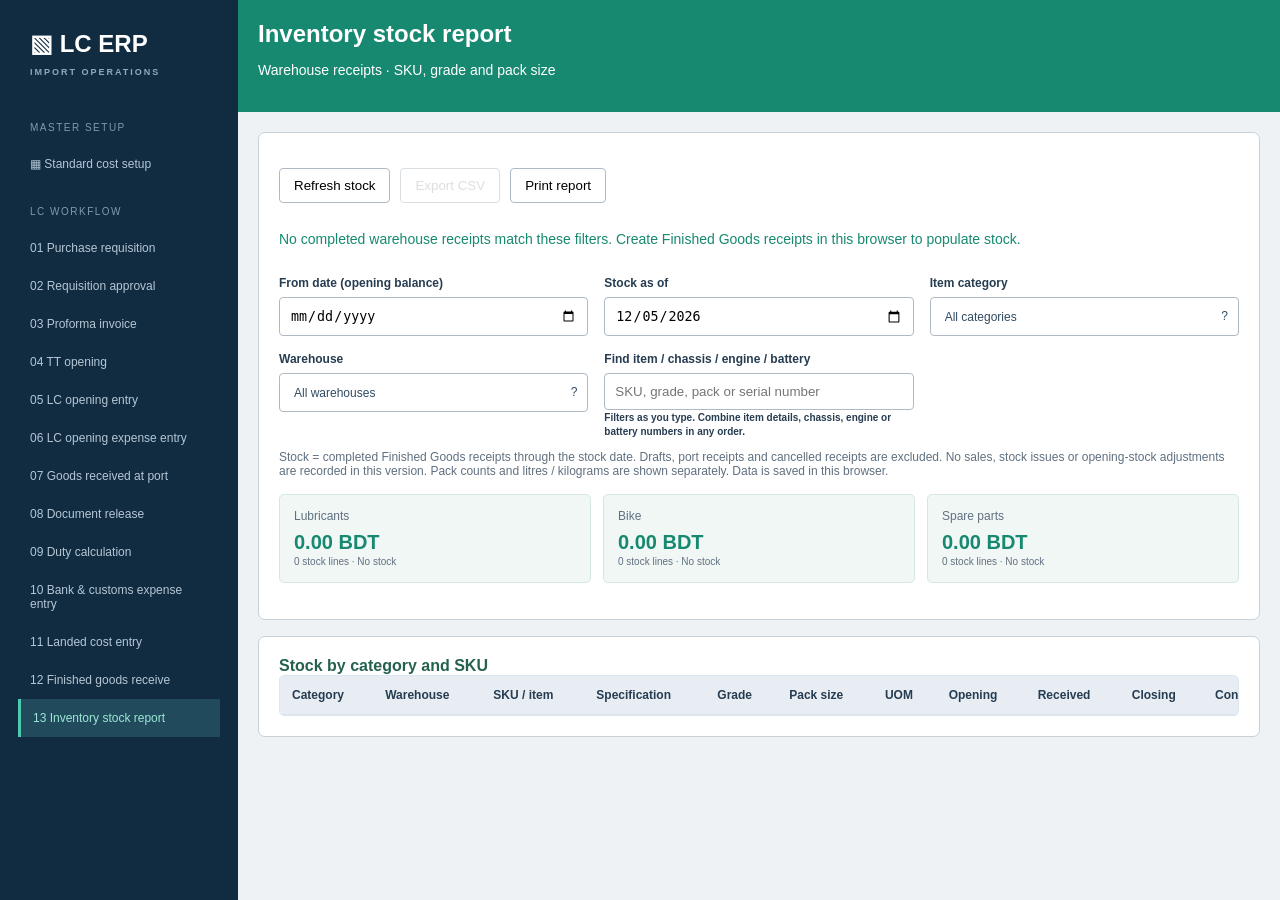
<file: inventory.html>
<!doctype html><html lang="en"><head><meta charset="utf-8"><meta name="viewport" content="width=device-width,initial-scale=1"><title>LC ERP · Inventory stock report</title><link rel="stylesheet" href="purchase.css"><link rel="stylesheet" href="invoice.css"><link rel="stylesheet" href="inventory.css"><link rel="stylesheet" href="searchable-dropdowns.css?v=1"><script src="record-picker-order.js?v=1"></script></head><body class="approval-shell"><header class="top"><h1>Inventory stock report</h1><p>Warehouse receipts · SKU, grade and pack size</p></header><main class="app"><section class="panel"><div class="toolbar"><button id="refresh">Refresh stock</button><button id="exportStock">Export CSV</button><button id="printStock">Print report</button></div><p id="message" role="status" aria-live="polite"></p><div class="grid"><label>From date (opening balance)<input id="from" type="date"></label><label>Stock as of<input id="to" type="date"></label><label>Item category<select id="category"><option value="">All categories</option><option>Lubricants</option><option>Bike</option><option>Spare parts</option></select></label><label>Warehouse<select id="warehouse"><option value="">All warehouses</option></select></label><label>Find item / chassis / engine / battery<input id="search" type="search" placeholder="SKU, grade, pack or serial number" aria-describedby="searchHint"><small id="searchHint">Filters as you type. Combine item details, chassis, engine or battery numbers in any order.</small></label></div><p class="invoice-hint">Stock = completed Finished Goods receipts through the stock date. Drafts, port receipts and cancelled receipts are excluded. No sales, stock issues or opening-stock adjustments are recorded in this version. Pack counts and litres / kilograms are shown separately. Data is saved in this browser.</p><div id="stockSummary" class="performance-metrics"></div></section><section class="panel"><h2>Stock by category and SKU</h2><div class="table-wrap"><table id="stockTable"><thead><tr><th>Category</th><th>Warehouse</th><th>SKU / item</th><th>Specification</th><th>Grade</th><th>Pack size</th><th>UOM</th><th>Opening</th><th>Received</th><th>Closing</th><th>Content quantity</th><th>Average landed / pack or unit (BDT)</th><th>Closing value (BDT)</th><th>Receipt details</th></tr></thead><tbody id="stockRows"></tbody></table></div></section></main><script src="products.js?v=avalon-grease-packs-20261027"></script><script src="standard-cost-math.js?v=bulk-fixed-heads-v2-20261101"></script><script src="inventory-store.js?v=spare-part-number-20261101"></script><script src="inventory.js"></script><script src="purchase-sidebar.js?v=tt-opening-20261029"></script><script src="searchable-dropdowns.js?v=1"></script></body></html>
</file>
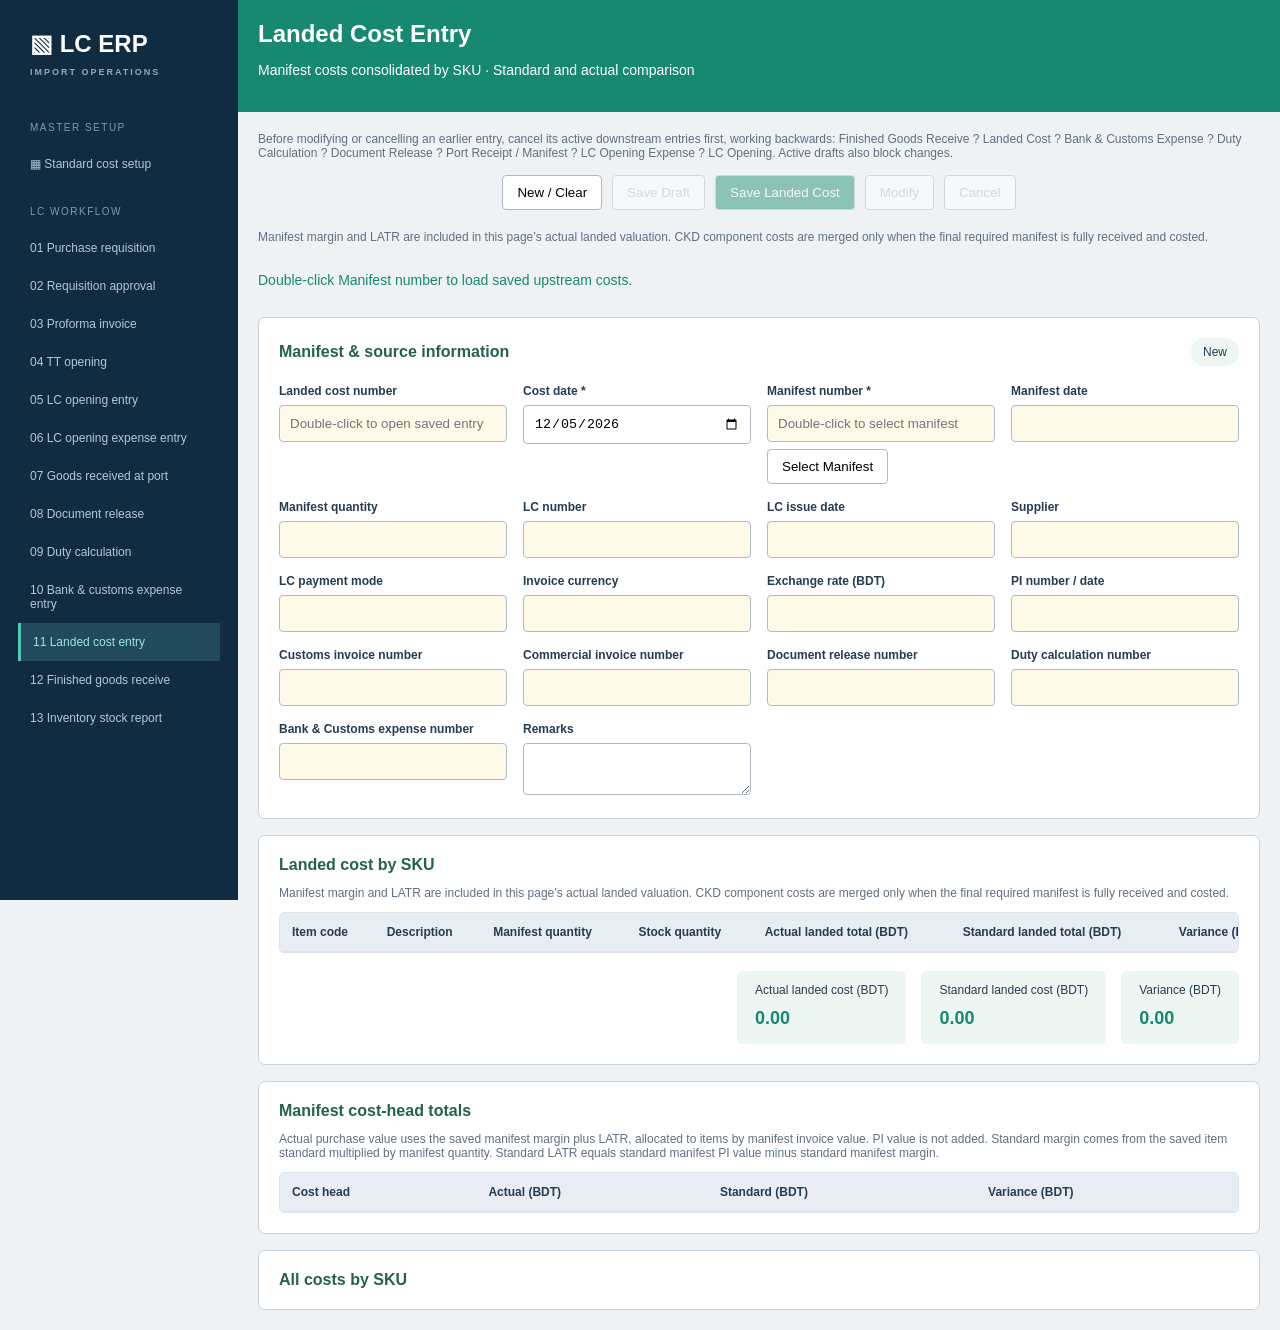
<file: landed-cost.html>
<!doctype html><html lang="en"><head><meta charset="utf-8"><meta name="viewport" content="width=device-width,initial-scale=1"><title>LC ERP · Landed Cost</title><link rel="stylesheet" href="purchase.css"><link rel="stylesheet" href="invoice.css"><link rel="stylesheet" href="landed-cost.css"><link rel="stylesheet" href="searchable-dropdowns.css?v=1"><script src="record-picker-order.js?v=1"></script><script src="gl-payables.js?v=accounting-reversals-20261031"></script><script src="duty-bookings.js?v=accounting-reversals-20261031"></script><script src="accounting-reversals.js?v=1"></script></head><body class="approval-shell"><header class="top"><h1>Landed Cost Entry</h1><p>Manifest costs consolidated by SKU · Standard and actual comparison</p></header><main class="app"><div class="toolbar landed-actions"><button id="newLanded">New / Clear</button><button id="draftLanded">Save Draft</button><button class="primary" id="saveLanded">Save Landed Cost</button><button id="modifyLanded" disabled>Modify</button><button id="cancelLanded" disabled>Cancel</button></div><p class="invoice-hint">LC cash margin is excluded from landed cost. It remains recorded in LC Opening Expense and Document Release for financing tracking.</p><p id="message" role="status" aria-live="polite"></p><section class="panel"><div class="invoice-heading"><h2>Manifest & source information</h2><span id="landedStatus" class="status-tag">New</span></div><div class="grid invoice-grid"><label>Landed cost number<input id="landedNumber" readonly placeholder="Double-click to open saved entry" ></label><label>Cost date *<input id="costDate" type="date" ></label><label>Manifest number *<input id="manifestNumber" readonly placeholder="Double-click to select manifest" ><button id="selectManifest" class="field-button">Select Manifest</button></label><label>Manifest date<input id="manifestDate" readonly ></label><label>Manifest quantity<input id="manifestQty" readonly ></label><label>LC number<input id="lcNumber" readonly ></label><label>LC issue date<input id="lcDate" readonly ></label><label>Supplier<input id="party" readonly ></label><label>LC payment mode<input id="paymentMode" readonly></label><label>Invoice currency<input id="currency" readonly ></label><label>Exchange rate (BDT)<input id="rate" readonly ></label><label>PI number / date<input id="piInfo" readonly ></label><label>Customs invoice number<input id="customInvoice" readonly ></label><label>Commercial invoice number<input id="commercialInvoice" readonly ></label><label>Document release number<input id="releaseNumber" readonly ></label><label>Duty calculation number<input id="dutyNumber" readonly ></label><label>Bank & Customs expense number<input id="bankNumber" readonly ></label><label>Remarks<textarea id="remarks" rows="2"></textarea></label></div></section><section class="panel"><h2>Landed cost by SKU</h2><p class="invoice-hint">Totals cover this manifest only. LC opening bills are apportioned from their full-LC allocations by received quantity. LC cash margin is excluded from inventory cost. Assessable value, landing-charge valuation and PSI adjustments are not added as separate expenses; insurance is counted once through opening expenses.</p><div class="table-wrap"><table class="landed-summary"><thead><tr><th>Item code</th><th>Description</th><th>Manifest quantity</th><th>Stock quantity</th><th>Actual landed total (BDT)</th><th>Standard landed total (BDT)</th><th>Variance (BDT)</th><th>Actual / order unit</th><th>Standard / order unit</th><th>Variance / order unit</th><th>Actual / stock unit</th></tr></thead><tbody id="landedRows"></tbody></table></div><div class="invoice-totals"><div>Actual landed cost (BDT)<strong id="totalActual">0.00</strong></div><div>Standard landed cost (BDT)<strong id="totalStandard">0.00</strong></div><div>Variance (BDT)<strong id="totalVariance">0.00</strong></div></div></section><section class="panel"><h2>Manifest cost-head totals</h2><p class="invoice-hint">Actual purchase value uses the saved manifest margin plus LATR, allocated to items by manifest invoice value. PI value is not added. Standard margin comes from the saved item standard multiplied by manifest quantity. Standard LATR equals standard manifest PI value minus standard manifest margin.</p><div class="table-wrap"><table><thead><tr><th>Cost head</th><th>Actual (BDT)</th><th>Standard (BDT)</th><th>Variance (BDT)</th></tr></thead><tbody id="headTotals"></tbody></table></div></section><section class="panel"><h2>All costs by SKU</h2><div id="costBreakdown"></div></section></main><dialog id="manifestPicker"><div class="invoice-heading"><h2>Select manifest</h2><button id="closeManifest">Close</button></div><input id="manifestSearch" type="search" placeholder="Manifest, LC or expense number"><div id="manifestChoices"></div></dialog><dialog id="savedPicker"><div class="invoice-heading"><h2>Open landed cost</h2><button id="closeSaved">Close</button></div><input id="savedSearch" type="search" placeholder="Landed cost, manifest or LC number"><div id="savedChoices"></div></dialog><script src="products.js?v=avalon-grease-packs-20261027"></script><script src="standard-cost-math.js?v=bulk-fixed-heads-v2-20261101"></script><script src="brand-catalog.js?v=spare-part-number-20261101"></script><script src="price-units.js?v=ltr-kg-pricing-20261019-2"></script><script src="purchase-store.js?v=brand-spare-parts-20261101"></script><script src="rollback.js?v=accounting-reversals-20261031"></script><script src="invoice-store.js?v=backdate-lc-defaults-20261031"></script><script src="lc-dates.js?v=backdate-lc-defaults-20261031"></script><script src="lc-tt-costing.js?v=tt-pi-total-match-20261029"></script><script src="import-bank-accounts.js?v=1"></script><script src="lc-store.js?v=ckd-multi-lc-20261104"></script><script src="port-store.js?v=spare-part-number-20261101"></script><script src="cost-allocation.js"></script><script src="expense-parties.js?v=party-dropdowns-20261019"></script><script src="expense-head-catalog.js?v=actual-heads-20261027"></script><script src="lc-expense-store.js?v=gl-payable-locks-20261031"></script><script src="document-release-store.js?v=gl-payable-locks-20261031"></script><script src="duty-store.js?v=government-bookings-20261031"></script><script src="bank-customs-store.js?v=gl-payable-locks-20261031"></script><script src="landed-cost-store.js?v=ckd-assembly-merge-20261104"></script><script src="landed-cost.js?v=ckd-assembly-merge-20261104"></script><script src="purchase-sidebar.js?v=tt-opening-20261029"></script><script src="searchable-dropdowns.js?v=1"></script><script src="duty-bookings-ui.js?v=1"></script><script src="accounting-reversals-ui.js?v=1"></script></body></html>
</file>
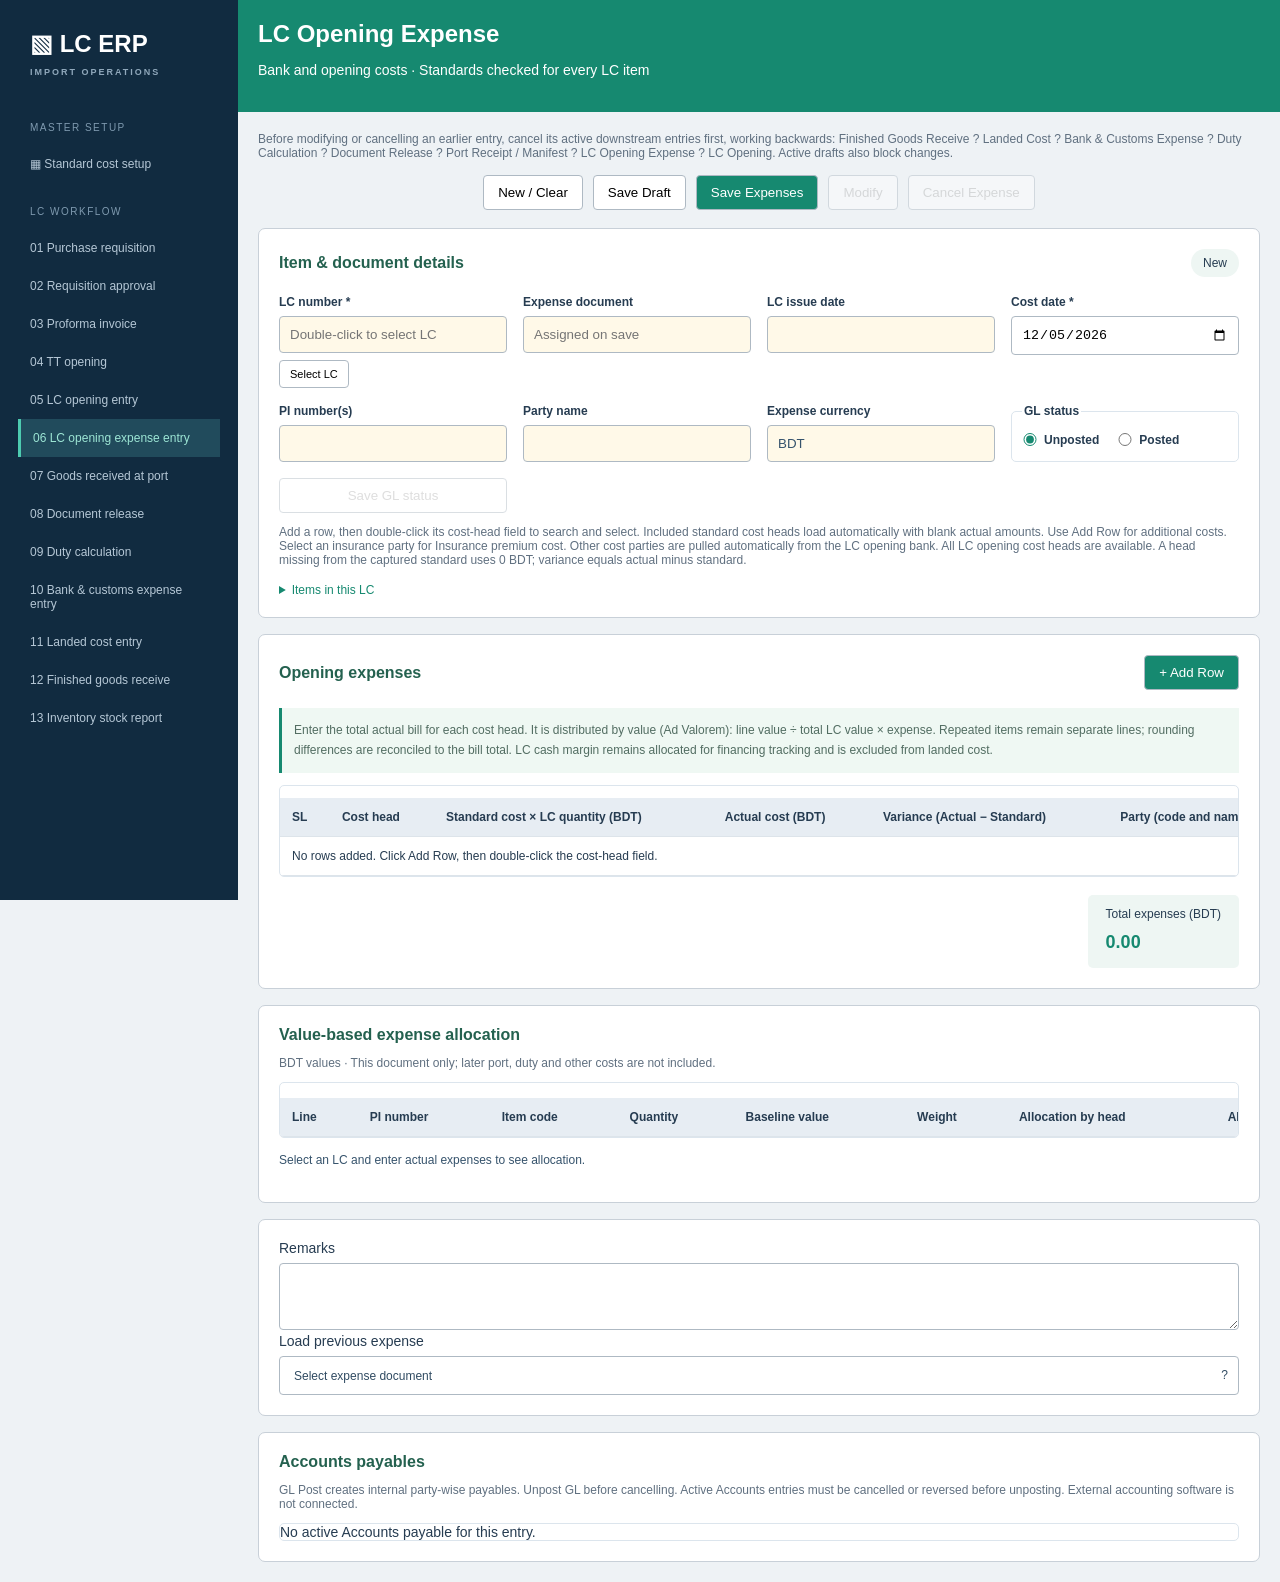
<file: lc-expense.html>
<!doctype html><html lang="en"><head><meta charset="utf-8"><meta name="viewport" content="width=device-width,initial-scale=1"><title>LC ERP · LC Opening Expense</title><link rel="stylesheet" href="purchase.css"><link rel="stylesheet" href="invoice.css"><link rel="stylesheet" href="lc-opening.css"><link rel="stylesheet" href="lc-expense.css?v=party-dropdowns-20261019"><link rel="stylesheet" href="searchable-dropdowns.css?v=1"><script src="record-picker-order.js?v=1"></script><script src="gl-payables.js?v=accounting-reversals-20261031"></script><script src="accounting-reversals.js?v=1"></script></head><body class="approval-shell"><header class="top"><h1>LC Opening Expense</h1><p>Bank and opening costs · Standards checked for every LC item</p></header><main class="app"><div class="toolbar lc-actions"><button id="newExpense">New / Clear</button><button id="draftExpense">Save Draft</button><button id="saveExpense" class="primary">Save Expenses</button><button id="modifyExpense" disabled>Modify</button><button id="cancelExpense" disabled>Cancel Expense</button></div><p id="message" role="status" aria-live="polite"></p><section class="panel"><div class="invoice-heading"><h2>Item & document details</h2><span class="status-tag" id="expenseStatus">New</span></div><div class="grid invoice-grid"><label>LC number *<input id="lcNumber" readonly placeholder="Double-click to select LC"><button id="selectLC" class="field-button">Select LC</button></label><label>Expense document<input id="expenseNumber" readonly placeholder="Assigned on save"></label><label>LC issue date<input id="lcDate" readonly></label><label>Cost date *<input id="costDate" type="date"></label><label>PI number(s)<input id="piNumbers" readonly></label><label>Party name<input id="party" readonly></label><label>Expense currency<input value="BDT" readonly></label><fieldset class="gl-radios"><legend>GL status</legend><label><input id="glUnposted" type="radio" name="glStatus" value="Unposted" checked> Unposted</label><label><input id="glPosted" type="radio" name="glStatus" value="Posted"> Posted</label></fieldset></div><p class="invoice-hint">Add a row, then double-click its cost-head field to search and select. Included standard cost heads load automatically with blank actual amounts. Use Add Row for additional costs. Select an insurance party for Insurance premium cost. Other cost parties are pulled automatically from the LC opening bank. All LC opening cost heads are available. A head missing from the captured standard uses 0 BDT; variance equals actual minus standard.</p><details><summary>Items in this LC</summary><div id="lcItems"></div></details></section><section class="panel"><div class="invoice-heading"><h2>Opening expenses</h2><button id="addCost" class="primary">+ Add Row</button></div><p class="allocation-note">Enter the total actual bill for each cost head. It is distributed by value (Ad Valorem): line value ÷ total LC value × expense. Repeated items remain separate lines; rounding differences are reconciled to the bill total. LC cash margin remains allocated for financing tracking and is excluded from landed cost.</p><div class="table-wrap"><table class="expense-table"><thead><tr><th>SL</th><th>Cost head</th><th>Standard cost × LC quantity (BDT)</th><th>Actual cost (BDT)</th><th>Variance (Actual − Standard)</th><th>Party (code and name)</th><th>Action</th></tr></thead><tbody id="expenseRows"></tbody></table></div><div class="invoice-totals"><div>Total expenses (BDT)<strong id="expenseTotal">0.00</strong></div></div></section><section class="panel"><h2>Value-based expense allocation</h2><p class="invoice-hint">BDT values · This document only; later port, duty and other costs are not included.</p><div class="table-wrap"><table class="allocation-table"><thead><tr><th>Line</th><th>PI number</th><th>Item code</th><th>Quantity</th><th>Baseline value</th><th>Weight</th><th>Allocation by head</th><th>Allocated expense</th><th>Allocated expense / unit</th></tr></thead><tbody id="allocationRows"></tbody></table></div><p id="allocationSummary"></p></section><section class="panel"><label>Remarks<textarea id="remarks" rows="3"></textarea></label><label>Load previous expense<select id="savedExpense"><option value="">Select expense document</option></select></label></section></main><dialog id="lcPicker"><div class="invoice-heading"><h2>Select LC opening</h2><button id="closeLC">Close</button></div><input id="searchLC" placeholder="Search LC number"><div id="lcChoices"></div></dialog><dialog id="costPicker"><div class="invoice-heading"><h2>Add costing</h2><button id="closeCost">Close</button></div><label>Search LC opening expense head<input id="headSearch" type="search" placeholder="Search commission, margin, insurance or a custom opening cost"></label><label>Matching cost heads<select id="headChoice" size="6"><option value="">Select a cost head</option></select></label><p id="costMessage" role="alert"></p><div id="standardChecks"></div><div class="toolbar"><button id="confirmCost" class="primary">Add selected costing</button></div></dialog><script src="products.js?v=avalon-grease-packs-20261027"></script><script src="standard-cost-math.js?v=bulk-fixed-heads-v2-20261101"></script><script src="price-units.js?v=ltr-kg-pricing-20261019-2"></script><script src="purchase-store.js?v=brand-spare-parts-20261101"></script><script src="rollback.js?v=accounting-reversals-20261031"></script><script src="invoice-store.js?v=backdate-lc-defaults-20261031"></script><script src="lc-dates.js?v=backdate-lc-defaults-20261031"></script><script src="lc-tt-costing.js?v=tt-pi-total-match-20261029"></script><script src="import-bank-accounts.js?v=1"></script><script src="lc-store.js?v=spare-part-number-20261101"></script><script src="cost-allocation.js"></script><script src="expense-parties.js?v=party-dropdowns-20261019"></script><script src="expense-head-catalog.js?v=actual-heads-20261027"></script><script src="lc-expense-store.js?v=gl-payable-locks-20261031"></script><script src="lc-expense.js?v=newest-saved-modal-20261031"></script><script src="expense-allocation.js"></script><script src="expense-quantity-correction.js"></script><script src="purchase-sidebar.js?v=tt-opening-20261029"></script><script src="searchable-dropdowns.js?v=1"></script><script src="gl-payables-ui.js?v=1"></script><script src="accounting-reversals-ui.js?v=1"></script></body></html>
</file>
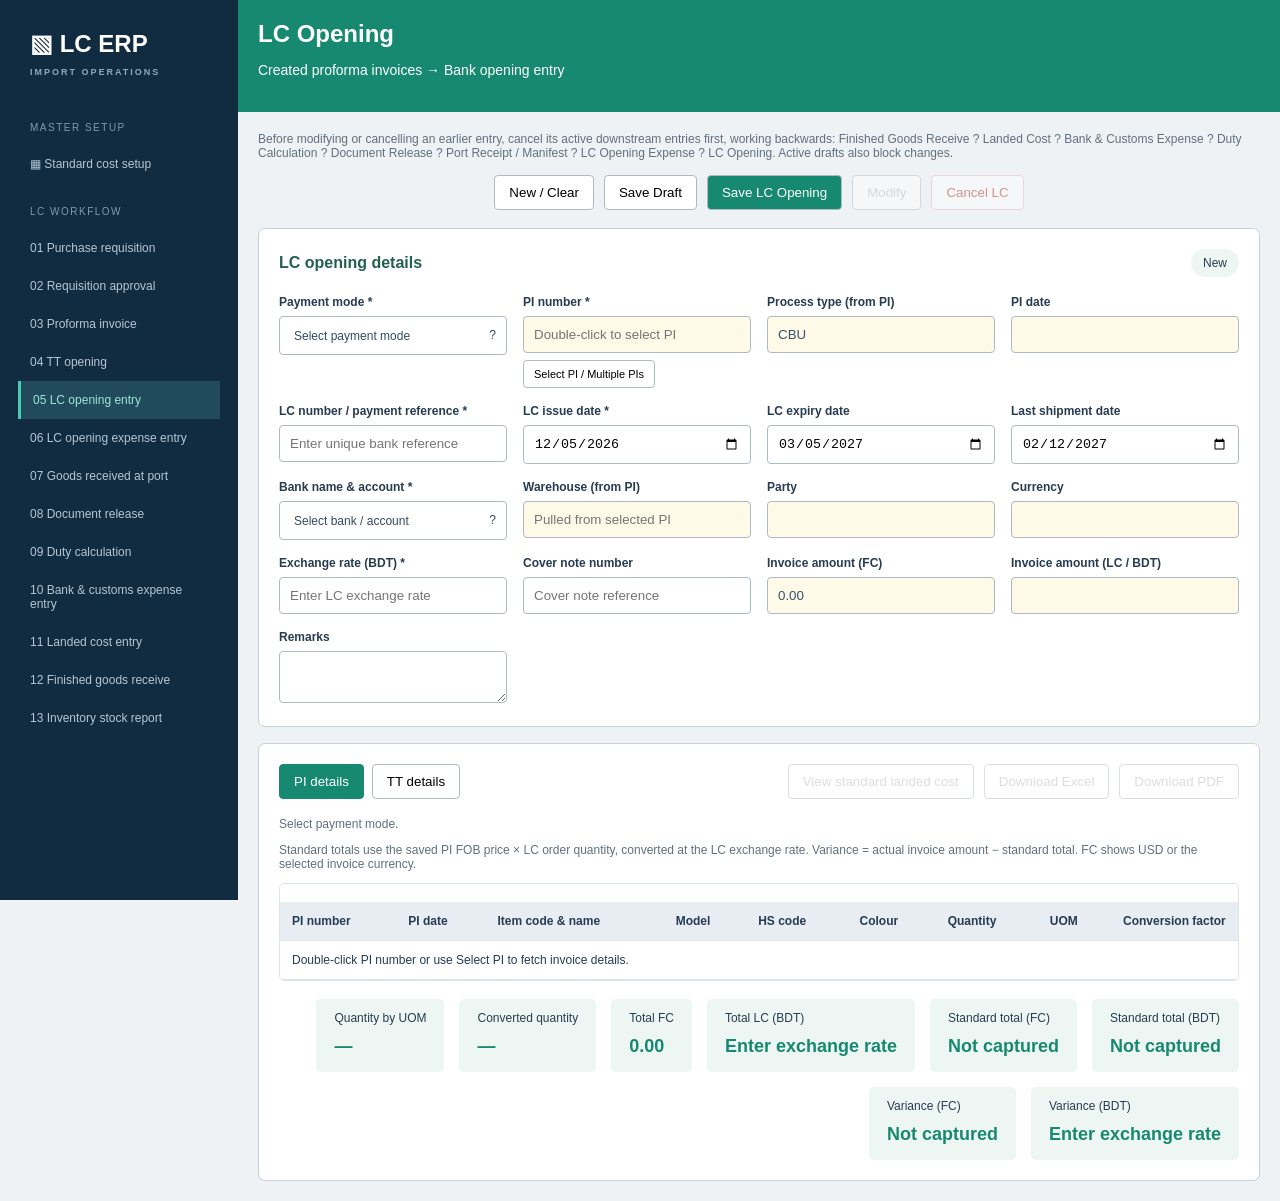
<file: lc-opening.html>
<!doctype html><html lang="en"><head><meta charset="utf-8"><meta name="viewport" content="width=device-width,initial-scale=1"><title>LC ERP · LC Opening</title><link rel="stylesheet" href="purchase.css"><link rel="stylesheet" href="invoice.css"><link rel="stylesheet" href="lc-opening.css?v=ckd-select-20261104"><link rel="stylesheet" href="searchable-dropdowns.css?v=1"><script src="record-picker-order.js?v=1"></script><script src="accounting-reversals.js?v=1"></script></head><body class="approval-shell"><header class="top"><h1>LC Opening</h1><p>Created proforma invoices → Bank opening entry</p></header><main class="app"><div class="toolbar lc-actions"><button id="newLC">New / Clear</button><button id="draftLC">Save Draft</button><button id="saveLC" class="primary">Save LC Opening</button><button id="modifyLC" disabled>Modify</button><button id="cancelLC" disabled>Cancel LC</button></div><p id="message" role="status" aria-live="polite"></p><section class="panel"><div class="invoice-heading"><h2>LC opening details</h2><span class="status-tag" id="lcStatus">New</span></div><div class="grid invoice-grid"><label>Payment mode *<select id="pay"><option value="">Select payment mode</option><option>L/C</option><option>L/C + TT</option><option>TT</option></select></label><label id="lcTTField" hidden>TT number / reference *<select id="ttOpeningId"><option value="">Select TT opening</option></select></label><label>PI number *<input id="piInput" readonly placeholder="Double-click to select PI" aria-haspopup="dialog"><button id="pickPI" class="field-button">Select PI / Multiple PIs</button></label><label>PI date<input id="piDate" readonly></label><label>LC number / payment reference *<input id="lcNumber" placeholder="Enter unique bank reference"><small id="numberFeedback" class="error" role="status" aria-live="polite"></small></label><label>LC issue date *<input id="issue" type="date"></label><label>LC expiry date<input id="expiry" type="date"></label><label>Last shipment date<input id="shipment" type="date"></label><label>Bank name & account *<select id="bank"><option value="">Select bank / account</option></select></label><label>Warehouse (from PI)<input id="warehouse" readonly placeholder="Pulled from selected PI"></label><label>Party<input id="party" readonly></label><label>Currency<input id="currency" readonly></label><label>Exchange rate (BDT) *<input id="rate" aria-required="true" type="number" min="0.0001" step="any" required placeholder="Enter LC exchange rate"></label><label>Cover note number<input id="cover" placeholder="Cover note reference"></label><label>Invoice amount (FC)<input id="amountFC" readonly></label><label>Invoice amount (LC / BDT)<input id="amountLC" readonly></label><label>Remarks<textarea id="remarks" rows="2"></textarea></label></div><p id="dateFeedback" role="status" aria-live="polite"></p></section><section class="panel"><div class="invoice-heading"><div class="lc-tabs" role="tablist" aria-label="Opening details"><button id="piDetailsTab" type="button" role="tab" aria-selected="true" aria-controls="lcPITab">PI details</button><button id="ttDetailsTab" type="button" role="tab" aria-selected="false" aria-controls="lcTTTab">TT details</button></div><div class="toolbar"><button id="viewLCCost" type="button">View standard landed cost</button><button id="downloadLCExcel" type="button">Download Excel</button><button id="downloadLCCost" type="button">Download PDF</button></div></div><p id="lcCostHint" class="invoice-hint" role="status"></p><div id="lcPITab" role="tabpanel" aria-labelledby="piDetailsTab"><p class="invoice-hint">Standard totals use the saved PI FOB price × LC order quantity, converted at the LC exchange rate. Variance = actual invoice amount − standard total. FC shows USD or the selected invoice currency.</p><div class="table-wrap"><table class="lc-items"><thead><tr><th>PI number</th><th>PI date</th><th>Item code & name</th><th>Model</th><th>HS code</th><th>Colour</th><th>Quantity</th><th>UOM</th><th>Conversion factor</th><th>Total order quantity</th><th>Amount (FC)</th><th>Amount (LC / BDT)</th><th>Standard total (FC)</th><th>Standard total (BDT)</th><th>Variance (FC)</th><th>Variance (BDT)</th></tr></thead><tbody id="lcRows"></tbody></table></div><div class="invoice-totals"><div>Quantity by UOM<strong id="totalQty">—</strong></div><div>Converted quantity<strong id="totalConverted">—</strong></div><div>Total FC<strong id="totalFC">0.00</strong></div><div>Total LC (BDT)<strong id="totalLC">0.00</strong></div><div>Standard total (FC)<strong id="totalStandardFC">0.00</strong></div><div>Standard total (BDT)<strong id="totalStandardLC">0.00</strong></div><div>Variance (FC)<strong id="totalVarianceFC">0.00</strong></div><div>Variance (BDT)<strong id="totalVarianceLC">0.00</strong></div></div></div><div id="lcTTTab" role="tabpanel" aria-labelledby="ttDetailsTab" hidden><p id="lcTTNote" class="invoice-hint"></p><p id="lcTTBalance" class="invoice-hint" role="status" aria-live="polite"></p><div class="table-wrap"><table class="lc-tt-items"><thead><tr><th>TT reference</th><th>TT number</th><th>TT opening date</th><th>Party</th><th>Amount (FC)</th><th>Exchange rate</th><th>Amount (BDT)</th><th>GL status</th></tr></thead><tbody id="lcTTRows"></tbody></table></div><h2>TT allocation by PI item</h2><div class="table-wrap"><table class="lc-tt-items"><thead><tr><th>Item</th><th>Order quantity</th><th>PI value (FC)</th><th>PI value weight</th><th>Allocated TT amount (BDT)</th><th>TT / pack or piece (BDT)</th></tr></thead><tbody id="lcTTAllocationRows"></tbody><tfoot id="lcTTAllocationTotals"></tfoot></table></div></div></section></main><dialog id="lcCostDialog"><div class="invoice-heading"><h2>Standard landed cost report</h2><button id="closeLCCost" type="button">Close</button></div><p id="lcReportMeta"></p><div id="lcReportCostHeads"></div><h2>All items - total quantity summary</h2><div class="table-wrap"><table class="lc-cost-report"><thead><tr><th>Item</th><th>Standard version</th><th>Order quantity</th><th>Total PCS / LTR / KG</th><th>Standard / PCS, LTR or KG</th><th>Landed / PCS, LTR or KG</th><th>Landed / pack or piece</th><th>Standard total</th><th>Landed total (BDT)</th></tr></thead><tbody id="lcReportRows"></tbody><tfoot id="lcReportTotals"></tfoot></table></div><h2>Cost-head totals - all items</h2><div class="table-wrap"><table class="lc-report-heads"><thead><tr><th>Cost head</th><th>Group</th><th>Total BDT</th></tr></thead><tbody id="lcReportHeadTotals"></tbody></table></div><p class="invoice-hint">Standard cost uses the latest completed item version effective on the opening date. Configured TT is included from each item standard setup. Linked TT Opening payments are not added to this report. Cash margin is excluded. This is an expected cost report, not a GL posting.</p></dialog><dialog id="piDialog"><div class="invoice-heading"><h2>Select proforma invoices</h2><button id="closePicker">Close</button></div><label>Search PI<input id="piSearch" type="search" placeholder="PI number, party or requisition"></label><p class="invoice-hint">Only created PIs are available. Multiple PIs must share party, currency and warehouse. Enter the exchange rate on this LC opening.</p><div id="pickerMessage" role="status"></div><div class="table-wrap"><table class="pi-picker"><thead><tr><th>Select</th><th>PI number</th><th>Date</th><th>Party</th><th>Currency</th><th>Amount FC</th></tr></thead><tbody id="piOptions"></tbody></table></div><div class="toolbar"><button id="applyPI" class="primary">Use selected PIs</button></div></dialog><script src="products.js?v=avalon-grease-packs-20261027"></script><script src="standard-cost-math.js?v=bulk-fixed-heads-v2-20261101"></script><script src="price-units.js?v=ltr-kg-pricing-20261019-2"></script><script src="purchase-store.js?v=brand-spare-parts-20261101"></script><script src="rollback.js?v=accounting-reversals-20261031"></script><script src="invoice-store.js?v=backdate-lc-defaults-20261031"></script><script src="lc-dates.js?v=backdate-lc-defaults-20261031"></script><script src="cost-allocation.js"></script><script src="lc-tt-costing.js?v=setup-tt-standard-report-20261031"></script><script src="import-bank-accounts.js?v=1"></script><script src="lc-store.js?v=ckd-select-20261104"></script><script src="lc-opening.js?v=ckd-select-20261104"></script><script src="vendor/jspdf.umd.min.js"></script><script src="lc-tt-opening.js?v=newest-saved-modal-20261031"></script><script src="lc-standard-report.js?v=setup-tt-standard-report-20261031"></script><script src="lc-standard-excel.js?v=shared-item-standard-20261029"></script><script src="lc-tt-picker.js?v=1"></script><script src="lc-rollback.js?v=ckd-select-20261104"></script><script src="purchase-sidebar.js?v=tt-opening-20261029"></script><script src="searchable-dropdowns.js?v=1"></script></body></html>
</file>
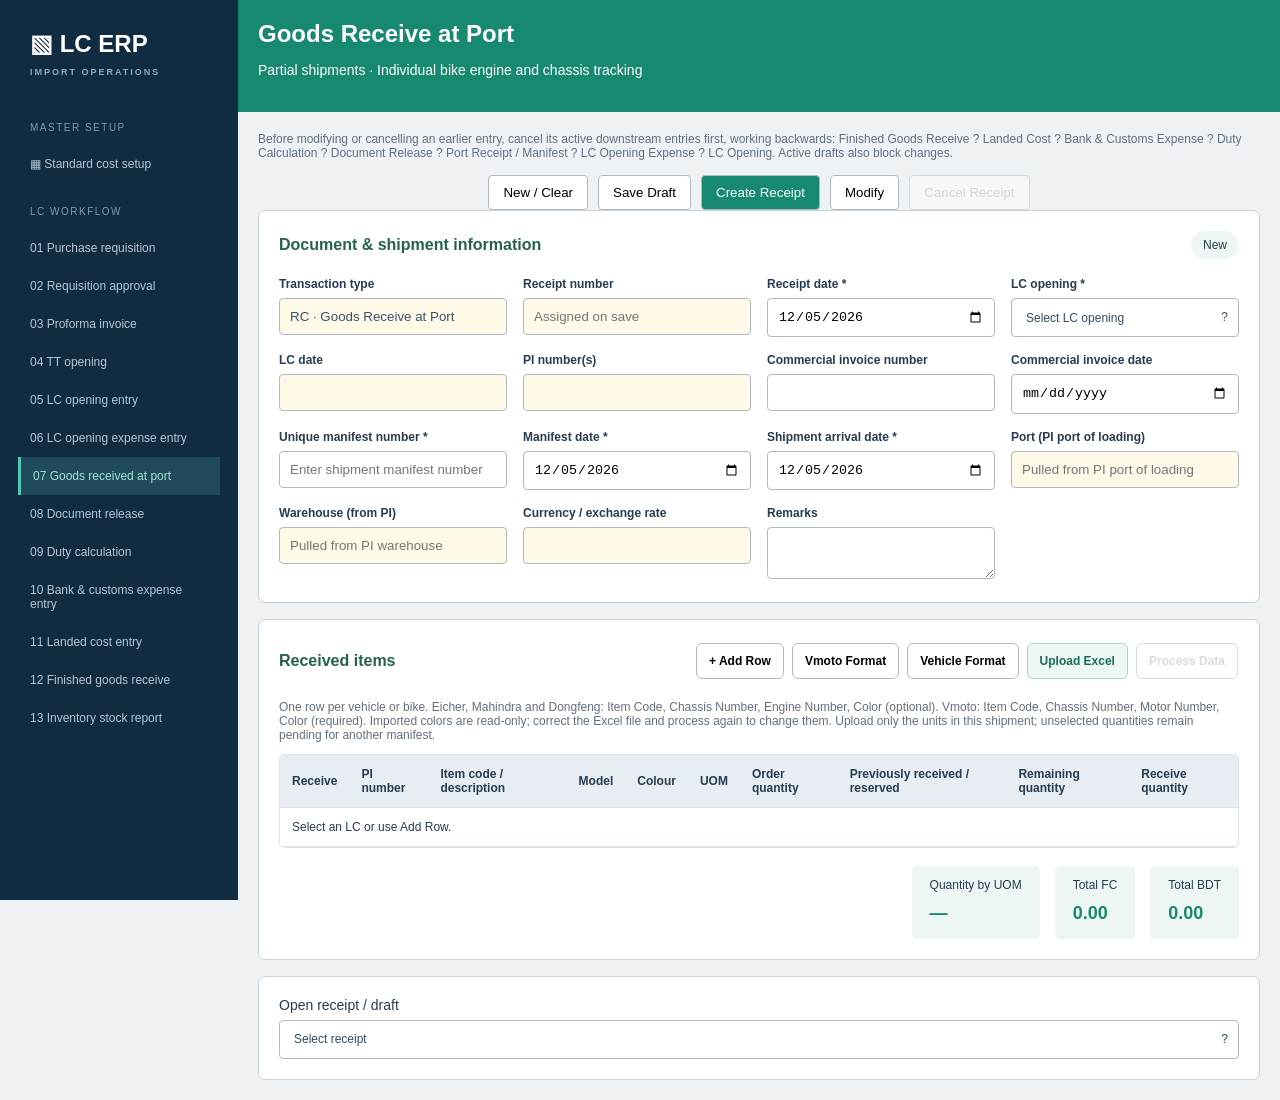
<file: port-receipt.html>
<!doctype html><html lang="en"><head><meta charset="utf-8"><meta name="viewport" content="width=device-width,initial-scale=1"><title>LC ERP · Goods Receive at Port</title><link rel="stylesheet" href="purchase.css"><link rel="stylesheet" href="invoice.css"><link rel="stylesheet" href="port-receipt.css"><link rel="stylesheet" href="searchable-dropdowns.css?v=1"><script src="record-picker-order.js?v=1"></script><script src="accounting-reversals.js?v=1"></script></head><body class="approval-shell"><header class="top"><h1>Goods Receive at Port</h1><p>Partial shipments · Individual bike engine and chassis tracking</p></header><main class="app"><div class="toolbar port-actions"><button id="newPort">New / Clear</button><button id="draftPort">Save Draft</button><button class="primary" id="createPort">Create Receipt</button><button id="modifyPort">Modify</button></div><p id="message" role="status" aria-live="polite"></p><section class="panel"><div class="invoice-heading"><h2>Document & shipment information</h2><span id="portStatus" class="status-tag">New</span></div><div class="grid invoice-grid"><label>Transaction type<input value="RC · Goods Receive at Port" readonly></label><label>Receipt number<input id="receiptNumber" readonly placeholder="Assigned on save"></label><label>Receipt date *<input id="receiptDate" type="date"></label><label>LC opening *<select id="lc"><option value="">Select LC opening</option></select></label><label>LC date<input id="lcDate" readonly></label><label>PI number(s)<input id="piNumbers" readonly></label><label>Commercial invoice number<input id="commercialInvoice"></label><label>Commercial invoice date<input id="commercialDate" type="date"></label><label>Unique manifest number *<input id="manifest" placeholder="Enter shipment manifest number"></label><label>Manifest date *<input id="manifestDate" type="date"></label><label>Shipment arrival date *<input id="arrivalDate" type="date"></label><label>Port (PI port of loading)<input id="port" readonly placeholder="Pulled from PI port of loading"></label><label>Warehouse (from PI)<input id="warehouse" readonly placeholder="Pulled from PI warehouse"></label><label>Currency / exchange rate<input id="currencyRate" readonly></label><label>Remarks<textarea id="remarks" rows="2"></textarea></label></div></section><section class="panel"><div class="invoice-heading port-receive-heading"><h2>Received items</h2><div class="toolbar port-receive-toolbar"><button id="addPortRow">+ Add Row</button><button id="bikeTemplate" title="Download Vmoto Excel format">Vmoto Format</button><button id="vehicleTemplate" title="Download Eicher, Mahindra and Dongfeng Excel format">Vehicle Format</button><button id="uploadBikes">Upload Excel</button><button id="processBikes" disabled>Process Data</button><input id="bikeFile" type="file" accept=".xlsx,.csv" hidden></div></div><p id="bikeFileName" class="invoice-hint" role="status"></p><p class="invoice-hint">One row per vehicle or bike. Eicher, Mahindra and Dongfeng: Item Code, Chassis Number, Engine Number, Color (optional). Vmoto: Item Code, Chassis Number, Motor Number, Color (required). Imported colors are read-only; correct the Excel file and process again to change them. Upload only the units in this shipment; unselected quantities remain pending for another manifest.</p><div class="table-wrap"><table class="port-items"><thead><tr><th>Receive</th><th>PI number</th><th>Item code / description</th><th>Model</th><th>Colour</th><th>UOM</th><th>Order quantity</th><th>Previously received / reserved</th><th>Remaining quantity</th><th>Receive quantity</th><th>FOB unit price / LTR, KG or PCS</th><th>Amount FC</th><th>Engine number (optional)</th><th>Chassis number</th><th>Motor Number</th><th>Validation</th><th>Action</th></tr></thead><tbody id="portRows"></tbody></table></div><div class="invoice-totals"><div>Quantity by UOM<strong id="portQty">—</strong></div><div>Total FC<strong id="portFC">0.00</strong></div><div>Total BDT<strong id="portLC">0.00</strong></div></div></section><section class="panel"><label>Open receipt / draft<select id="savedPort"><option value="">Select receipt</option></select></label></section></main><dialog id="portItemPicker"><div class="invoice-heading"><h2>Add received item</h2><button id="closePortItem">Close</button></div><div id="portItemChoices"></div></dialog><script src="products.js?v=avalon-grease-packs-20261027"></script><script src="standard-cost-math.js?v=bulk-fixed-heads-v2-20261101"></script><script src="brand-catalog.js?v=spare-part-number-20261101"></script><script src="price-units.js?v=ltr-kg-pricing-20261019-2"></script><script src="purchase-store.js?v=brand-spare-parts-20261101"></script><script src="rollback.js?v=accounting-reversals-20261031"></script><script src="invoice-store.js?v=backdate-lc-defaults-20261031"></script><script src="lc-dates.js?v=backdate-lc-defaults-20261031"></script><script src="lc-tt-costing.js?v=tt-pi-total-match-20261029"></script><script src="import-bank-accounts.js?v=1"></script><script src="lc-store.js?v=spare-part-number-20261101"></script><script src="invoice-excel.js"></script><script src="port-store.js?v=spare-part-number-20261101"></script><script src="port-receipt.js?v=spare-part-number-20261101"></script><script src="port-modify.js?v=newest-saved-modal-20261031"></script><script src="purchase-sidebar.js?v=tt-opening-20261029"></script><script src="searchable-dropdowns.js?v=1"></script></body></html>
</file>
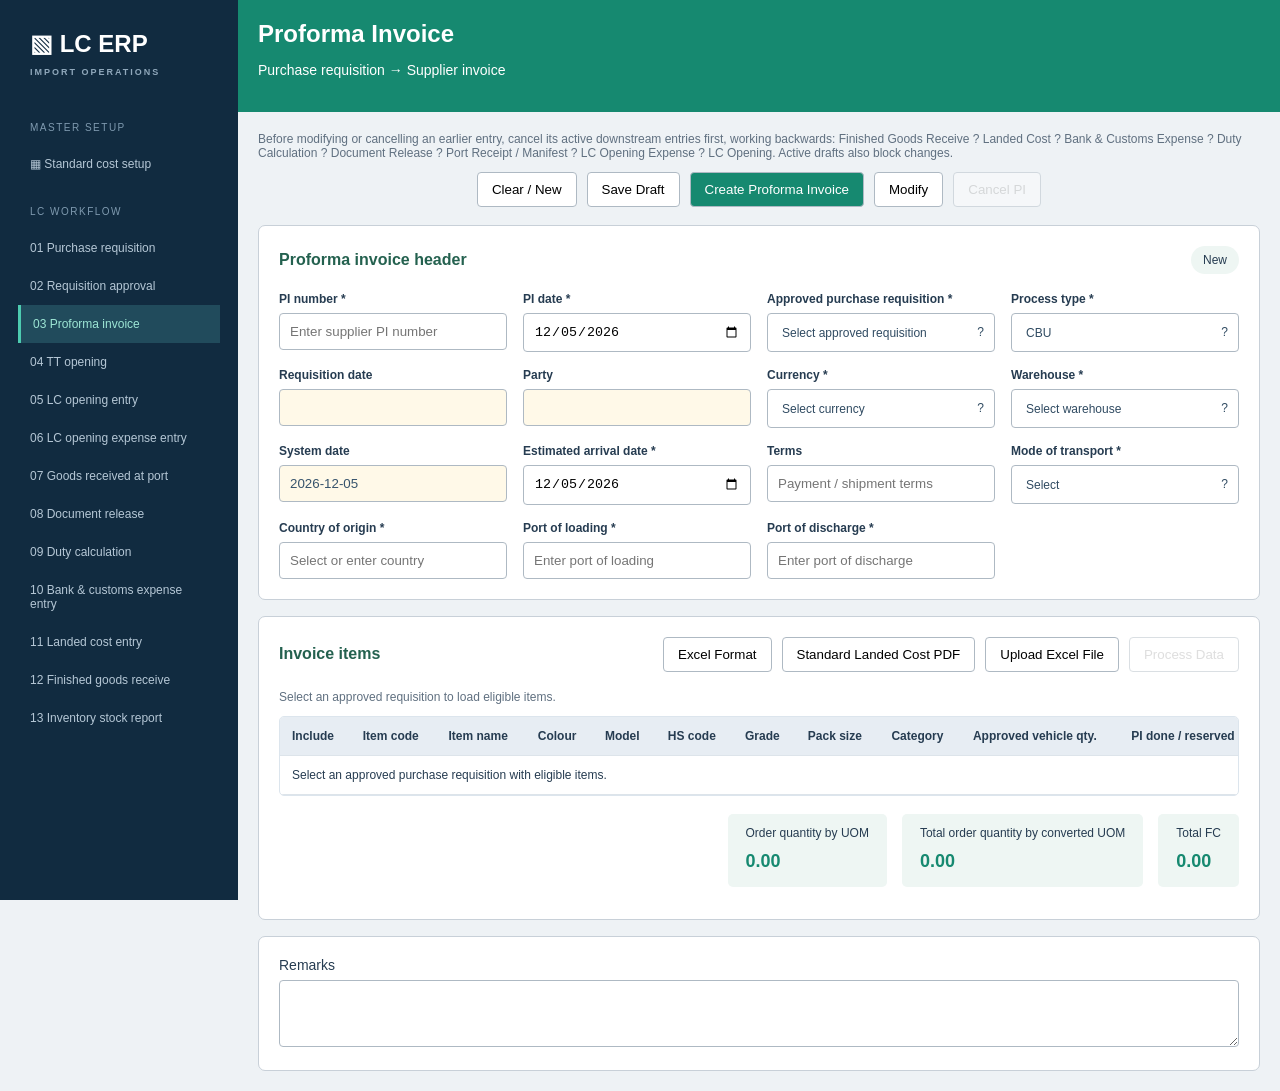
<file: proforma-invoice.html>
<!doctype html><html lang="en"><head><meta charset="utf-8"><meta name="viewport" content="width=device-width,initial-scale=1"><title>LC ERP · Proforma Invoice</title><link rel="stylesheet" href="purchase.css"><link rel="stylesheet" href="invoice.css"><link rel="stylesheet" href="searchable-dropdowns.css?v=1"><script src="record-picker-order.js?v=1"></script><script src="accounting-reversals.js?v=1"></script></head><body class="approval-shell"><header class="top"><h1>Proforma Invoice</h1><p>Purchase requisition → Supplier invoice</p></header><main class="app"><div class="toolbar pi-actions"><button id="newInvoice">Clear / New</button><button id="saveDraft">Save Draft</button><button id="createInvoice" class="primary">Create Proforma Invoice</button><button id="modifyInvoice">Modify</button><button id="cancelInvoice" disabled>Cancel PI</button></div><p id="message" role="status" aria-live="polite"></p><section class="panel"><div class="invoice-heading"><h2>Proforma invoice header</h2><span id="invoiceStatus" class="status-tag">New</span></div><div class="grid invoice-grid"><label>PI number *<input id="piNumber" required placeholder="Enter supplier PI number" maxlength="80"></label><label>PI date *<input id="piDate" type="date" required></label><label>Approved purchase requisition *<select id="requisition"><option value="">Select approved requisition</option></select></label><label>Requisition date<input id="reqDate" readonly></label><label>Party<input id="party" readonly></label><label>Currency *<select id="currency" required><option value="">Select currency</option><option>BDT</option><option>USD</option><option>CNY</option><option>EUR</option></select></label><label>Warehouse *<select id="warehouse" required><option value="">Select warehouse</option><option value="W01">W01 - Central Warehouse</option><option value="W02">W02 - Chattogram Warehouse</option><option value="W03">W03 - Spare Parts Warehouse</option></select></label><label>System date<input id="systemDate" readonly></label><label>Estimated arrival date *<input id="arrival" type="date"></label><label>Terms<input id="terms" placeholder="Payment / shipment terms"></label><label>Mode of transport *<select id="transport"><option value="">Select</option><option>Sea</option><option>Air</option><option>Road</option></select></label><label>Country of origin *<input id="country" list="countries" placeholder="Select or enter country"><datalist id="countries"><option>China</option><option>India</option><option>Japan</option></datalist></label><label>Port of loading *<input id="loading" required placeholder="Enter port of loading"></label><label>Port of discharge *<input id="discharge" required placeholder="Enter port of discharge"></label></div></section><section class="panel"><div class="invoice-heading"><h2>Invoice items</h2><div class="toolbar"><button id="excelFormat">Excel Format</button><button id="standardCostPdf">Standard Landed Cost PDF</button><button id="uploadExcel">Upload Excel File</button><button id="processExcel" disabled>Process Data</button><input id="fileInput" type="file" accept=".xlsx,.csv" hidden></div></div><p id="uploadStatus" class="invoice-hint">Select an approved requisition to load eligible items.</p><div class="table-wrap"><table class="invoice-items"><thead><tr><th>Include</th><th>Item code</th><th>Item name</th><th>Colour</th><th>Model</th><th>HS code</th><th>Grade</th><th>Pack size</th><th>Category</th><th>Approved qty.</th><th>PI done / reserved</th><th>Remaining qty.</th><th>Order quantity (PI qty.)</th><th>UOM</th><th>FOB unit price / LTR, KG or PCS</th><th>Standard unit price</th><th>Variance</th><th>Total FC</th><th>Conversion factor</th><th>Total order quantity</th><th>Validation</th></tr></thead><tbody id="invoiceRows"></tbody></table></div><div class="invoice-totals"><div>Order quantity by UOM<strong id="totalQty">—</strong></div><div>Total order quantity by converted UOM<strong id="totalConverted">—</strong></div><div>Total FC<strong id="totalFC">0.00</strong></div></div><p id="piTotalNote" class="invoice-hint" role="status" aria-live="polite"></p></section><section class="panel"><label>Remarks<textarea id="remarks" rows="3"></textarea></label></section></main><script src="products.js?v=avalon-grease-packs-20261027"></script><script src="standard-cost-math.js?v=bulk-fixed-heads-v2-20261101"></script><script src="price-units.js?v=ltr-kg-pricing-20261019-2"></script><script src="purchase-store.js?v=brand-spare-parts-20261101"></script><script src="invoice-excel.js"></script><script src="rollback.js?v=accounting-reversals-20261031"></script><script src="invoice-store.js?v=ckd-open-quantity-20261104"></script><script src="proforma-invoice.js?v=ckd-open-quantity-20261104"></script><script src="invoice-modify.js?v=newest-document-first-20261031"></script><script src="invoice-rollback.js"></script><script src="vendor/jspdf.umd.min.js"></script><script src="pi-standard-report.js?v=exclude-cash-margin-20261028"></script><script src="purchase-sidebar.js?v=tt-opening-20261029"></script><script src="searchable-dropdowns.js?v=1"></script></body></html>
</file>
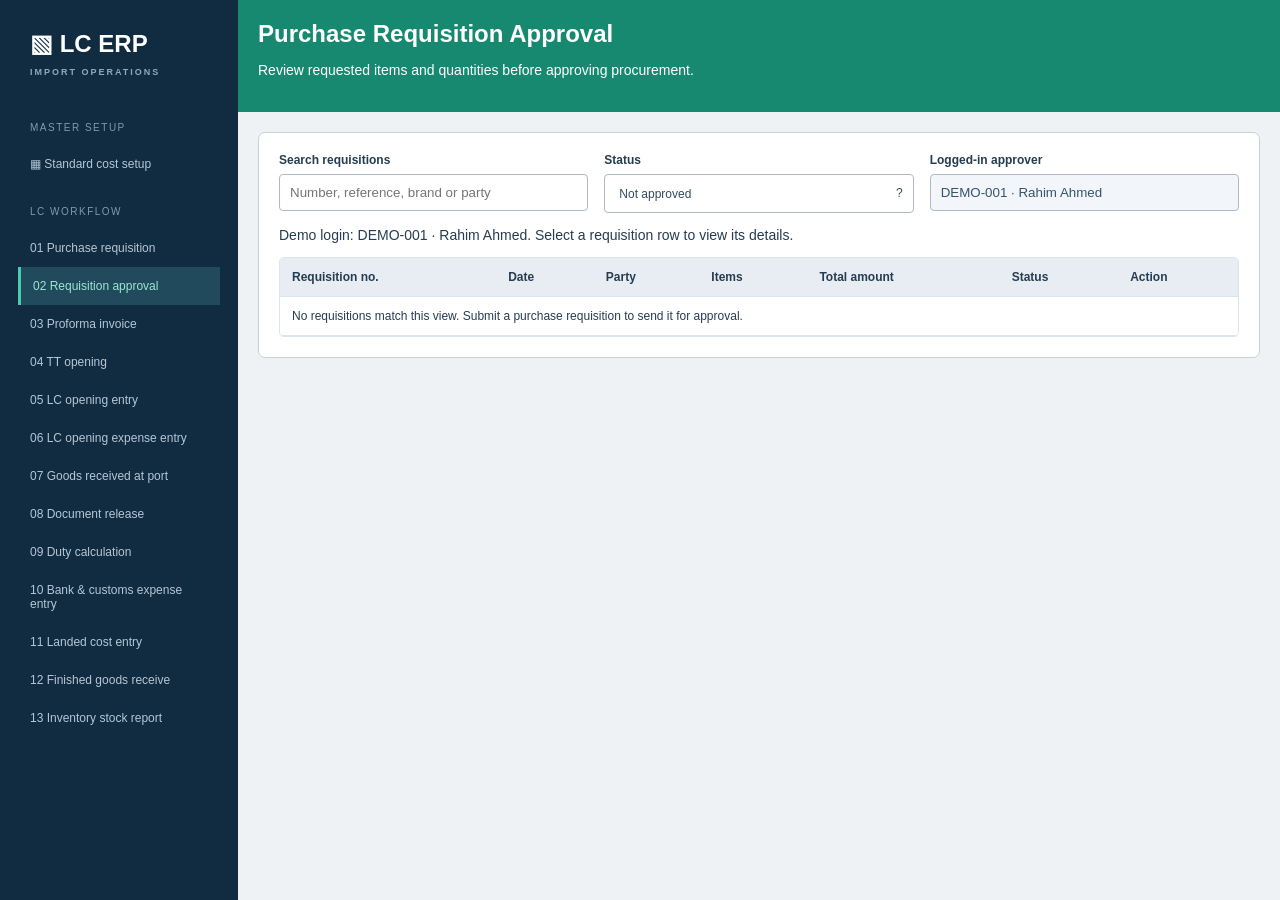
<file: purchase-approval.html>
<!doctype html><html lang="en"><head><meta charset="utf-8"><meta name="viewport" content="width=device-width,initial-scale=1"><title>LC ERP · Purchase requisition approval</title><link rel="stylesheet" href="purchase.css"><link rel="stylesheet" href="searchable-dropdowns.css?v=1"><script src="record-picker-order.js?v=1"></script></head><body class="approval-shell"><header class="top"><h1>Purchase Requisition Approval</h1><p>Review requested items and quantities before approving procurement.</p></header><nav class="page-nav"><a href="index.html">Standard cost setup</a><a href="purchase-requisition.html">Purchase requisition</a><a class="selected" href="purchase-approval.html">Requisition approval</a></nav><main class="app"><div id="message" role="status" aria-live="polite"></div><section class="panel"><div class="grid"><label>Search requisitions<input id="searchPr" type="search" placeholder="Number, reference, brand or party"></label><label>Status<select id="filterStatus"><option>Not approved</option><option>Pending approval</option><option>Approved</option><option>Rejected</option><option>All</option></select></label><label>Logged-in approver<input id="reviewer" value="DEMO-001 · Rahim Ahmed" readonly aria-readonly="true"></label></div><p>Demo login: DEMO-001 · Rahim Ahmed. Select a requisition row to view its details.</p><div class="table-wrap"><table class="review-table"><thead><tr><th>Requisition no.</th><th>Date</th><th>Party</th><th>Items</th><th>Total amount</th><th>Status</th><th>Action</th></tr></thead><tbody id="queue"></tbody></table></div></section><section class="panel" id="review" hidden><h2 id="reviewTitle"></h2><div id="headerInfo" class="review-info"></div><div class="table-wrap"><table class="review-table"><thead><tr><th>Item code</th><th>Description</th><th>Colour</th><th>UOM</th><th>Requested qty.</th><th>Converted qty.</th><th>Unit price</th><th>Amount</th><th>Action</th></tr></thead><tbody id="reviewRows"></tbody></table></div><p id="reviewTotals"></p><label>Decision comment / rejection reason<textarea id="comment" rows="3" placeholder="A reason is required when rejecting"></textarea></label><p id="rejectionRule" class="decision-rule"></p><p id="decisionMessage" class="decision-message" role="alert" aria-live="assertive"></p><div class="toolbar"><button class="primary" id="approve">Approve requisition</button><button id="reject">Reject requisition</button></div><h3>Approval history</h3><div id="history"></div></section></main><script src="price-units.js?v=ltr-kg-pricing-20261019-2"></script><script src="purchase-store.js?v=brand-spare-parts-20261101"></script><script src="purchase-approval.js?v=newest-saved-modal-20261031"></script><script src="purchase-sidebar.js?v=tt-opening-20261029"></script><script src="searchable-dropdowns.js?v=1"></script></body></html>
</file>
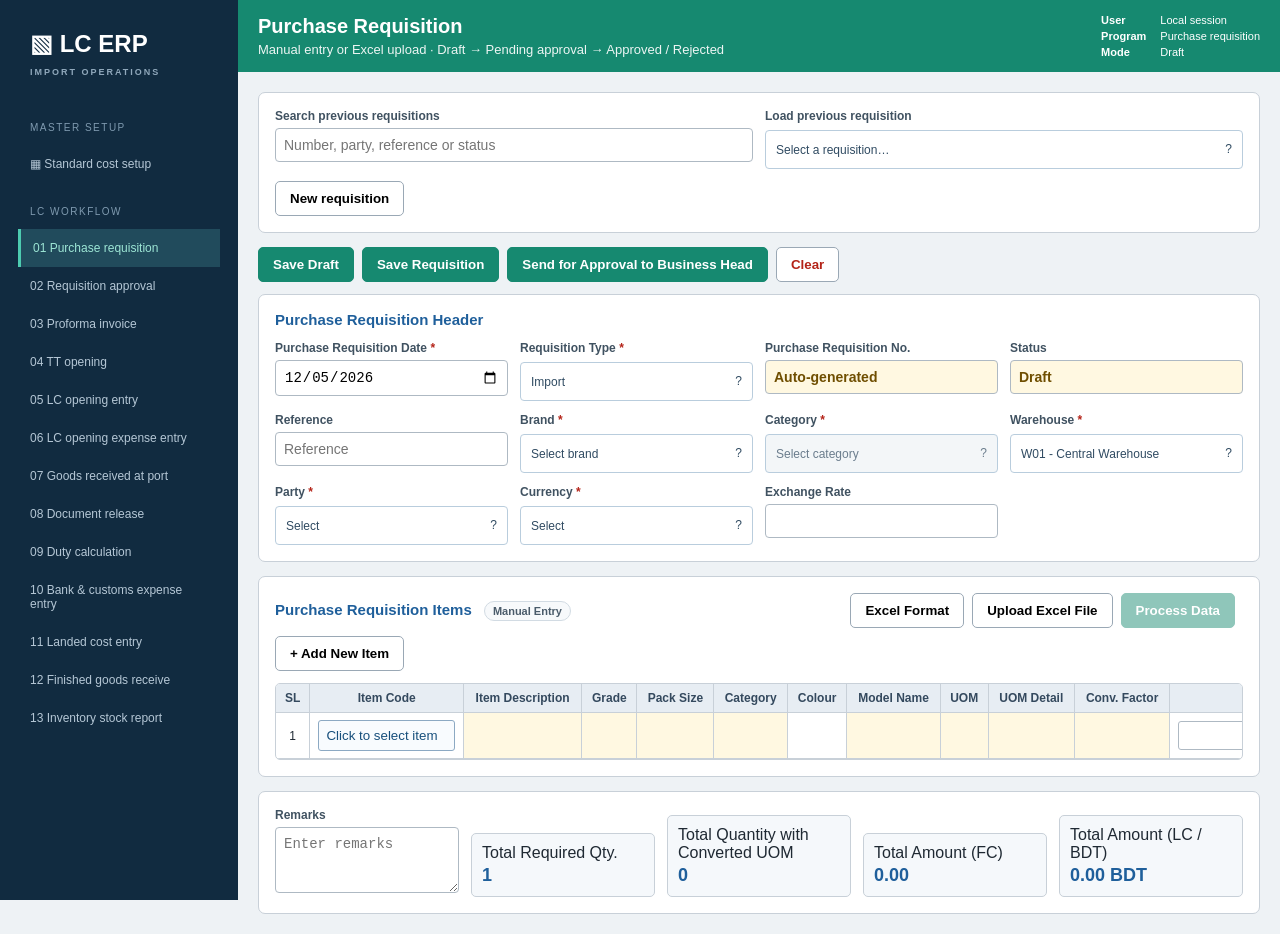
<file: purchase-requisition.html>
<!doctype html>
<html lang="en">
<head><script src="price-units.js?v=ltr-kg-pricing-20261019-2"></script>
<meta charset="utf-8"><meta name="viewport" content="width=device-width,initial-scale=1">
<title>LC ERP - Purchase Requisition</title>
<style>
:root{--blue:#1f5f9b;--blue2:#3178b8;--line:#c8d0d8;--bg:#eef2f5;--panel:#fff;--text:#1f2933;--muted:#607080;--danger:#b42318;--ok:#067647;--warn:#9a6700;--display:#fff8e1}
*{box-sizing:border-box}body{margin:0;font-family:Arial,Helvetica,sans-serif;background:var(--bg);color:var(--text)}
.top{background:linear-gradient(90deg,var(--blue),var(--blue2));color:#fff;padding:14px 20px;display:grid;grid-template-columns:1fr auto;gap:16px;align-items:center}.top h1{font-size:20px;margin:0}.top p{margin:4px 0 0;font-size:13px;opacity:.92}.meta{display:grid;grid-template-columns:auto auto;gap:4px 14px;font-size:13px}.app{max-width:1900px;margin:18px auto;padding:0 16px}.toolbar{display:flex;flex-wrap:wrap;gap:8px;margin-bottom:12px}.btn{border:1px solid #9aa8b5;background:#fff;border-radius:5px;padding:9px 14px;cursor:pointer;font-weight:600}.btn.primary{background:var(--blue);color:#fff;border-color:var(--blue)}.btn.danger{color:var(--danger)}.btn:disabled{opacity:.48;cursor:not-allowed}.panel{background:var(--panel);border:1px solid var(--line);border-radius:7px;padding:16px;margin-bottom:14px}.panel h2{font-size:15px;margin:0;color:var(--blue)}.region-head{display:flex;align-items:center;justify-content:space-between;gap:12px;flex-wrap:wrap;margin-bottom:8px}.region-actions{display:flex;gap:8px;flex-wrap:wrap;justify-content:flex-end}.upload-name{font-size:12px;color:var(--muted);align-self:center;max-width:360px;overflow:hidden;text-overflow:ellipsis;white-space:nowrap}.grid{display:grid;grid-template-columns:repeat(4,minmax(180px,1fr));gap:12px}.field label{display:block;font-size:12px;font-weight:700;color:#405261;margin-bottom:5px}.field input,.field select,.field textarea{width:100%;border:1px solid #aeb9c3;border-radius:4px;padding:8px;background:#fff;font-size:14px}.field input[readonly]{background:var(--display);color:#6f4e00;font-weight:700}.required:after{content:' *';color:var(--danger)}.span2{grid-column:span 2}.table-wrap{overflow:auto;border:1px solid var(--line);border-radius:5px}table{width:100%;border-collapse:collapse;min-width:2200px}th,td{border-right:1px solid var(--line);border-bottom:1px solid var(--line);padding:7px 8px;font-size:12px;vertical-align:middle}th{background:#e7edf3;text-align:center;color:#34495e;position:sticky;top:0;z-index:1}td input,td select{width:100%;border:1px solid #aeb9c3;border-radius:3px;padding:6px;background:#fff}.item-btn{width:100%;text-align:left;border:1px solid #8ca9c3;background:#f8fbfe;border-radius:3px;padding:7px;cursor:pointer;color:#174f7c}.num{text-align:right}.center{text-align:center}.derived,.display-item{background:var(--display);color:#6f4e00;font-weight:700}.footer-grid{display:grid;grid-template-columns:minmax(180px,1fr) repeat(4,minmax(150px,1fr));gap:12px;align-items:end}.totals{background:#f5f8fb;border:1px solid var(--line);border-radius:5px;padding:10px}.totals strong{display:block;font-size:18px;color:var(--blue);margin-top:3px}.message{display:none;margin-bottom:12px;padding:11px 13px;border-radius:5px;font-size:13px}.message.ok{display:block;background:#ecfdf3;color:var(--ok);border:1px solid #abefc6}.message.err{display:block;background:#fef3f2;color:var(--danger);border:1px solid #fecdca}.message.warn{display:block;background:#fff8e1;color:#674d00;border:1px solid #e7c65e}.hint{font-size:12px;color:var(--muted);margin:0 0 10px}.callout{background:#fff8e1;border:1px solid #e7c65e;color:#674d00;padding:10px 12px;border-radius:5px;margin-bottom:12px}.lock{background:#fef3f2;border-color:#fecdca;color:var(--danger)}.mode-chip{display:inline-block;margin-left:8px;border:1px solid #d2dbe3;border-radius:999px;padding:3px 8px;font-size:11px;background:#f7f9fb;color:#4a5b6a}.status-ready{font-weight:700;color:var(--ok)}.status-bad{font-weight:700;color:var(--danger)}.upload-row-ready td{background:#e8f5e9!important;color:#14532d}.upload-row-ready{box-shadow:inset 4px 0 0 #16a34a}.upload-row-bad td{background:#fdecec!important;color:#7f1d1d}.upload-row-bad{box-shadow:inset 4px 0 0 #dc2626}.reason{min-width:230px;white-space:normal}.modal{display:none;position:fixed;inset:0;background:rgba(0,0,0,.42);align-items:center;justify-content:center;padding:18px;z-index:20}.modal.open{display:flex}.modal-box{width:min(1200px,100%);max-height:82vh;overflow:auto;background:#fff;border-radius:8px;padding:16px}.modal-head{display:flex;justify-content:space-between;align-items:center;margin-bottom:12px}.modal-head h3{margin:0;color:var(--blue)}.search{width:100%;padding:9px;border:1px solid #aeb9c3;border-radius:4px;margin-bottom:10px}.select-btn{background:var(--blue);color:#fff;border:0;border-radius:4px;padding:7px 10px;cursor:pointer}.delete{border:1px solid #e0a6a6;background:#fff4f4;color:var(--danger);border-radius:3px;padding:6px 8px;cursor:pointer}
@media(max-width:950px){.grid{grid-template-columns:repeat(2,minmax(160px,1fr))}.footer-grid{grid-template-columns:1fr 1fr}.footer-grid .field{grid-column:1/-1}}@media(max-width:560px){.grid{grid-template-columns:1fr}.span2{grid-column:span 1}.top{grid-template-columns:1fr}.meta{display:none}.region-head{align-items:flex-start}.region-actions{justify-content:flex-start}}
</style>
<link rel="stylesheet" href="purchase.css"><link rel="stylesheet" href="searchable-dropdowns.css?v=1"><script src="record-picker-order.js?v=1"></script></head>
<body>
<header class="top"><div><h1>Purchase Requisition</h1><p>Manual entry or Excel upload · Draft → Pending approval → Approved / Rejected</p></div><div class="meta"><b>User</b><span>Local session</span><b>Program</b><span>Purchase requisition</span><b>Mode</b><span id="modeText">Create</span></div></header>
<nav class="page-nav"><a href="index.html">Standard cost setup</a><a class="selected" href="purchase-requisition.html">Purchase requisition</a><a href="purchase-approval.html">Requisition approval</a></nav><main class="app"><section class="panel"><div class="grid"><div class="field span2"><label>Search previous requisitions</label><input id="prSearch" placeholder="Number, party, reference or status"></div><div class="field span2"><label>Load previous requisition</label><select id="prSaved"><option value="">Select…</option></select></div></div><button class="btn" id="newPr" style="margin-top:12px">New requisition</button></section>
<div class="toolbar"><button class="btn primary" id="saveBtn">Save Draft</button><button class="btn primary" id="saveRequisitionBtn">Save Requisition</button><button class="btn primary" id="confirmBtn">Send for Approval to Business Head</button><button class="btn danger" id="clearBtn">Clear</button></div>
<div id="msg" class="message" aria-live="polite"></div>
<div id="callout" hidden></div>
<section class="panel"><h2 style="margin-bottom:13px">Purchase Requisition Header</h2><div class="grid">
<div class="field"><label class="required">Purchase Requisition Date</label><input type="date" id="planDate"></div>
<div class="field"><label class="required">Requisition Type</label><select id="reqType"><option value="I" selected>Import</option><option value="L">Local Purchase</option></select></div>
<div class="field"><label>Purchase Requisition No.</label><input id="planNo" value="Auto-generated" readonly></div>
<div class="field"><label>Status</label><input id="status" value="Draft" readonly></div>
<div class="field"><label>Reference</label><input id="reference" placeholder="Reference"></div>
<div class="field"><label class="required">Brand</label><select id="brand"><option value="">Select</option><option>009 - DONGFENG</option><option>012 - JAC</option><option>015 - FOTON</option></select></div>
<div class="field"><label class="required">Warehouse</label><select id="warehouse"><option value="W01" selected>W01 - Central Warehouse</option><option value="W02">W02 - Chattogram Warehouse</option><option value="W03">W03 - Spare Parts Warehouse</option></select></div>
<div class="field"><label class="required">Party</label><select id="party"><option value="">Select</option><option>057562 - China Dongfeng Motor Industry Imp. &amp; Exp.</option><option>061011 - Pacific Auto Trading</option><option>072145 - Eastern Vehicle Components</option></select></div>
<div class="field"><label class="required">Currency</label><select id="currency"><option value="">Select</option><option data-rate="1">BDT</option><option data-rate="122.50">USD</option><option data-rate="18.18">CNY</option><option data-rate="142.75">EUR</option></select></div>
<div class="field"><label>Exchange Rate</label><input id="exchangeRate" readonly></div>
<div class="field"><label class="required">Product Type</label><select id="productType"><option value="">Select</option><option>Finished Good</option><option>Spare Parts</option><option>Lubricant</option></select></div>
</div></section>
<section class="panel">
<div class="region-head"><div><h2>Purchase Requisition Items <span id="entryMode" class="mode-chip">Manual Entry</span></h2></div><div class="region-actions"><button class="btn" id="excelFormatBtn">Excel Format</button><button class="btn" id="uploadBtn">Upload Excel File</button><button class="btn primary" id="processBtn" disabled>Process Data</button><span id="uploadName" class="upload-name"></span><input type="file" id="uploadInput" accept=".xlsx,.xls,.csv,.txt" hidden></div></div>

<div class="toolbar" id="manualToolbar"><button class="btn" id="addRowBtn">+ Add New Item</button></div>
<div class="table-wrap"><table><thead><tr><th>SL</th><th>Item Code</th><th>Item Description</th><th>Grade</th><th>Pack Size</th><th>Category</th><th>Colour</th><th>Model Name</th><th>UOM</th><th>UOM Detail</th><th>Conv. Factor</th><th>Req. Qty.</th><th>Converted Qty.</th><th>FOB unit price / LTR, KG or PCS</th><th>Standard Unit Price</th><th>Amount (FC)</th><th>Amount (LC / BDT)</th><th>Upload Result</th><th>Validation Reason</th><th>Delete</th></tr></thead><tbody id="rows"></tbody></table></div></section>
<section class="panel"><div class="footer-grid"><div class="field"><label>Remarks</label><textarea id="remarks" rows="3" placeholder="Enter remarks"></textarea></div><div class="totals"><span>Total Required Qty.</span><strong id="totalQty">0</strong></div><div class="totals"><span>Total Quantity with Converted UOM</span><strong id="totalConverted">0</strong></div><div class="totals"><span>Total Amount (FC)</span><strong id="totalAmount">0.00</strong></div><div class="totals"><span>Total Amount (LC / BDT)</span><strong id="totalAmountLC">0.00</strong></div></div></section>
</main>
<div class="modal" id="modal"><div class="modal-box"><div class="modal-head"><h3>Select Item</h3><button class="btn" id="closeModal">Close</button></div><input class="search" id="search" placeholder="Search by item code, description, grade, pack size or category"><div class="table-wrap"><table style="min-width:1100px"><thead><tr><th>Item Code</th><th>Description</th><th>Grade</th><th>Pack Size</th><th>Category</th><th>Model</th><th>UOM</th><th>UOM Detail</th><th>Conv. Factor</th><th>Select</th></tr></thead><tbody id="itemList"></tbody></table></div></div></div>
<script>
const colourMaster=['BLACK','WHITE','GOLD','AMBER','RED','BLUE','GREEN','SILVER','GREY','STANDARD'];
const catalog=[
 {code:'LUB001',description:'ENGINE OIL 10 LTR PACK',grade:'15W-40',packSize:'1*10 Ltr',category:'Engine Oil',colour:'GOLD',model:'Premium Diesel',productType:'Lubricant',uom:'PACK',convertedUom:'Ltr',factor:10,active:true},
 {code:'LUB002',description:'ENGINE OIL 4 X 5 LTR PACK',grade:'20W-50',packSize:'4*5 Ltr',category:'Engine Oil',colour:'AMBER',model:'Heavy Duty',productType:'Lubricant',uom:'PACK',convertedUom:'Ltr',factor:20,active:true},
 {code:'LUB003',description:'INDUSTRIAL GREASE 12 KG',grade:'NLGI-2',packSize:'1*12 KG',category:'Grease',colour:'STANDARD',model:'Industrial',productType:'Lubricant',uom:'KG',convertedUom:'KG',factor:12,active:true},
 {code:'FM27',description:'FM27 CAPTAIN V',grade:'Standard',packSize:'1 PCS',category:'Vehicle',colour:'WHITE',model:'CAPTAIN V',productType:'Finished Good',uom:'PCS',convertedUom:'PCS',factor:1,active:true},
 {code:'FG560',description:'GLORY 560 VEHICLE',grade:'Standard',packSize:'1 PCS',category:'Vehicle',colour:'BLACK',model:'GLORY 560',productType:'Finished Good',uom:'PCS',convertedUom:'PCS',factor:1,active:true},
 {code:'SP1045',description:'FRONT BRAKE PAD SET',grade:'OEM',packSize:'1 Set',category:'Brake Parts',colour:'STANDARD',model:'CAPTAIN V',productType:'Spare Parts',uom:'SET',convertedUom:'SET',factor:1,active:true},
 {code:'SP1078',description:'OIL FILTER ASSEMBLY',grade:'OEM',packSize:'10 PCS',category:'Filter',colour:'STANDARD',model:'GLORY 560',productType:'Spare Parts',uom:'BOX',convertedUom:'PCS',factor:10,active:true}
];
const EXPECTED_HEADERS=['Item Code','Required Qty','Unit Price','Colour'];
let rows=[],seq=1,active=null,approved=false,uploadMode=false,uploadedFile=null;
const $=id=>document.getElementById(id);
$('planDate').value=new Date().toISOString().slice(0,10);
function fmt(v){return Number(v||0).toLocaleString('en-US',{minimumFractionDigits:2,maximumFractionDigits:2})}
function qty(v){return Number(v||0).toLocaleString('en-US',{maximumFractionDigits:3})}
function esc(v){return String(v??'').replace(/[&<>"']/g,c=>({'&':'&amp;','<':'&lt;','>':'&gt;','"':'&quot;',"'":'&#039;'}[c]))}
function notify(text,type='ok'){$('msg').className='message '+type;$('msg').textContent=text;window.scrollTo({top:0,behavior:'smooth'})}
function addRow(){if(approved)return notify('Approved Purchase Requisition cannot be modified.','err');if(uploadMode)return notify('Uploaded rows are read-only. Clear the page to return to manual entry.','err');rows.push({id:seq++,item:null,itemCode:'',colour:'',reqQty:1,unitPrice:0,uploadResult:'',reason:''});render()}
function converted(r){return r.item ? Number(r.reqQty||0)*Number(r.item.factor||0) : 0}
function amount(r){return r.item ? PriceUnits.amount(r.item,r.reqQty,r.unitPrice) : 0}
function convertedLabel(r){return r.item ? qty(converted(r))+' '+r.item.convertedUom : ''}
function rowCountsInTotals(r){return !uploadMode || r.uploadResult==='READY TO INSERT'}
function render(){
 const body=$('rows');body.innerHTML='';
 rows.forEach((r,i)=>{
  const tr=document.createElement('tr');
  const itemCode=r.item?r.item.code:(r.itemCode||'');
  const itemCell=uploadMode?`<td class="display-item">${esc(itemCode)}</td>`:`<td><button class="item-btn" data-item="${r.id}" ${approved?'disabled':''}>${r.item?esc(r.item.code):'Click to select item'}</button></td>`;
  const colourCell=uploadMode?`<td class="display-item">${esc(r.colour||'')}</td>`:`<td>${r.item?`<select data-colour="${r.id}" ${approved?'disabled':''}>${colourMaster.map(c=>`<option value="${c}" ${r.colour===c?'selected':''}>${c}</option>`).join('')}</select>`:''}</td>`;
  const qtyCell=uploadMode?`<td class="num display-item">${qty(r.reqQty)}</td>`:`<td><input class="num" type="number" min="0" step="0.001" data-qty="${r.id}" value="${r.reqQty}" ${approved?'disabled':''}></td>`;
  const priceCell=uploadMode?`<td class="num display-item">${fmt(r.unitPrice)}</td>`:`<td><input class="num" type="number" min="0.01" step="0.01" data-price="${r.id}" value="${r.unitPrice||''}" placeholder="0.00" ${approved?'disabled':''}></td>`;
  const resultClass=r.uploadResult==='READY TO INSERT'?'status-ready':(r.uploadResult==='CANNOT INSERT'?'status-bad':'');
  tr.className=r.uploadResult==='READY TO INSERT'?'upload-row-ready':(r.uploadResult==='CANNOT INSERT'?'upload-row-bad':'');
  tr.innerHTML=`<td class="center">${i+1}</td>${itemCell}<td class="display-item">${r.item?esc(r.item.description):''}${r.item?.partNumber?'<small>Part number: '+esc(r.item.partNumber)+'</small>':''}</td><td class="derived">${r.item?esc(r.item.grade):''}</td><td class="derived">${r.item?esc(r.item.packSize):''}</td><td class="derived">${r.item?esc(itemClassification(r.item).itemCategory||r.item.category):''}</td>${colourCell}<td class="display-item">${r.item?esc(r.item.model):''}</td><td class="derived">${r.item?esc(r.item.uom):''}</td><td class="derived">${r.item?esc(r.item.packSize):''}</td><td class="num derived">${r.item?qty(r.item.factor):''}</td>${qtyCell}<td class="num derived">${convertedLabel(r)}</td>${priceCell}<td class="num derived" data-standard-price></td><td class="num display-item">${r.item?fmt(amount(r)):''}</td><td class="num display-item">${r.item?fmt(amount(r)*Number($('exchangeRate').value||0)):''}</td><td class="center ${resultClass}">${esc(r.uploadResult||'')}</td><td class="reason display-item">${esc(r.reason||'')}</td><td class="center">${uploadMode?'':`<button class="delete" data-del="${r.id}" ${approved?'disabled':''}>X</button>`}</td>`;
  body.appendChild(tr);
 });
 document.querySelectorAll('[data-item]').forEach(b=>b.onclick=()=>openItems(+b.dataset.item));
 document.querySelectorAll('[data-del]').forEach(b=>b.onclick=()=>{if(approved||uploadMode)return;rows=rows.filter(r=>r.id!==+b.dataset.del);if(!rows.length)addRow();else render()});
 document.querySelectorAll('[data-qty]').forEach(inp=>inp.oninput=()=>{const r=rows.find(x=>x.id===+inp.dataset.qty);r.reqQty=Math.max(0,+inp.value||0);render()});
 document.querySelectorAll('[data-price]').forEach(inp=>inp.oninput=()=>{const r=rows.find(x=>x.id===+inp.dataset.price);r.unitPrice=Math.max(0,+inp.value||0);render()});
 document.querySelectorAll('[data-colour]').forEach(sel=>sel.onchange=()=>{const r=rows.find(x=>x.id===+sel.dataset.colour);r.colour=sel.value});
 $('manualToolbar').style.display=uploadMode?'none':'flex';
 $('entryMode').textContent=uploadMode?'Excel Upload - Read Only':'Manual Entry';
 updateTotals();applyLock();
}
function updateTotals(){
 const eligible=rows.filter(rowCountsInTotals);
 $('totalQty').textContent=qty(eligible.reduce((s,r)=>s+(+r.reqQty||0),0));
 const groups={};eligible.forEach(r=>{if(r.item){groups[r.item.convertedUom]=(groups[r.item.convertedUom]||0)+converted(r)}});
 $('totalConverted').textContent=Object.entries(groups).map(([u,v])=>qty(v)+' '+u).join(' + ')||'0';
 $('totalAmount').textContent=fmt(eligible.reduce((s,r)=>s+amount(r),0));
}
function openItems(id){if(approved)return notify('Approved Purchase Requisition cannot be modified.','err');if(uploadMode)return notify('Item selection is not available in Excel upload mode.','err');const pt=$('productType').value;if(!pt)return notify('Select Product Type before selecting Item Code.','err');active=id;$('search').value='';drawCatalog(catalog.filter(x=>x.productType===pt&&x.active));$('modal').classList.add('open');$('search').focus()}
function drawCatalog(list){$('itemList').innerHTML='';list.forEach(it=>{const tr=document.createElement('tr');tr.innerHTML=`<td>${esc(it.code)}</td><td>${esc(it.description)}${it.partNumber?'<small>Part number: '+esc(it.partNumber)+'</small>':''}</td><td>${esc(it.grade)}</td><td>${esc(it.packSize)}</td><td>${esc(itemClassification(it).itemCategory||it.category)}</td><td>${esc(it.model)}</td><td>${esc(it.uom)}</td><td>${esc(it.packSize)}</td><td class="num">${qty(it.factor)}</td><td class="center"><button class="select-btn" data-pick="${esc(it.code)}">Select</button></td>`;$('itemList').appendChild(tr)});document.querySelectorAll('[data-pick]').forEach(b=>b.onclick=()=>pick(b.dataset.pick))}
function pick(code){const duplicate=rows.some(r=>r.item&&r.item.code===code&&r.id!==active);if(duplicate){notify('The same Item Code is already present.','err');$('modal').classList.remove('open');return}const r=rows.find(x=>x.id===active),it=catalog.find(x=>x.code===code);if(!it||!it.active){notify('Item is inactive or unavailable.','err');return}if(it.productType!==$('productType').value){notify('Selected Item does not belong to the selected Product Type.','err');return}r.item=it;r.itemCode=it.code;r.colour=colourMaster.includes(it.colour)?it.colour:colourMaster[0];$('modal').classList.remove('open');render();notify('Item selected. UOM, Grade, Pack Size, Category, Model Name and Conversion Factor loaded automatically for '+it.code+'.')}
function validateHeader(){const req=[['planDate','Purchase Requisition Date'],['reqType','Requisition Type'],['brand','Brand'],['warehouse','Warehouse'],['party','Party'],['currency','Currency'],['productType','Product Type']];for(const [id,n] of req)if(!$(id).value)return n+' is required.';return ''}
function validate(){const h=validateHeader();if(h)return h;if(uploadMode){if(!rows.length)return 'Process an Excel file before saving.';if(rows.some(r=>r.uploadResult!=='READY TO INSERT'))return 'Cannot Save/Confirm: one or more uploaded rows are CANNOT INSERT. Correct the Excel file and Process Data again.';return ''}if(!rows.length||rows.some(r=>!r.item))return 'Select an item for every item row or delete the empty row.';for(const r of rows){if(r.item.productType!==$('productType').value&&(!['Finished Good','Spare Parts'].includes(r.item.productType)||itemClassification(r.item).brand!==$('brand').value))return 'Item '+r.item.code+' does not match the selected Product Type.';if(!r.colour)return 'Select Colour for '+r.item.code+'.';if(!r.item.uom||r.item.factor<=0)return 'Valid UOM Setup is required for '+r.item.code+'.';if(r.reqQty<0)return 'Required quantity cannot be negative for '+r.item.code+'.';if(r.unitPrice<=0)return 'Unit Price must be greater than zero for '+r.item.code+'.'}return ''}
function saveDraft(){if(approved)return notify('Approved Purchase Requisition cannot be modified.','err');const e=validate();if(e)return notify(e,'err');if($('planNo').value==='Auto-generated')$('planNo').value='0826DF'+String(Math.floor(Math.random()*900)+100);$('status').value='Draft';notify('Draft saved successfully. Document No: '+$('planNo').value)}
function confirmPlan(){if(approved)return notify('Approved Purchase Requisition cannot be modified.','err');const e=validate();if(e)return notify(e,'err');if($('planNo').value==='Auto-generated')$('planNo').value='0826CF'+String(Math.floor(Math.random()*900)+100);$('status').value='Confirmed';$('modeText').textContent='Confirmed';notify('Purchase Requisition confirmed successfully. Document No: '+$('planNo').value)}
function applyLock(){const locked=approved;['planDate','reqType','reference','brand','warehouse','party','currency','productType','remarks'].forEach(id=>$(id).disabled=locked);['saveBtn','confirmBtn','clearBtn','excelFormatBtn','uploadBtn','processBtn'].forEach(id=>$(id).disabled=locked||(id==='processBtn'&&!uploadedFile));$('addRowBtn').disabled=locked||uploadMode;$('callout').className=locked?'callout lock':'callout';if(locked)$('callout').innerHTML='<b>Approved:</b> Modification is not allowed. Header and item controls are locked.'}
function clearAll(){if(approved)return notify('Approved Purchase Requisition cannot be modified.','err');$('planDate').value=new Date().toISOString().slice(0,10);['reference','brand','party','currency','productType','remarks'].forEach(id=>$(id).value='');$('reqType').value='I';$('warehouse').value='W01';$('exchangeRate').value='';$('planNo').value='Auto-generated';$('status').value='Draft';$('modeText').textContent='Create';$('msg').className='message';uploadedFile=null;uploadMode=false;$('uploadInput').value='';$('uploadName').textContent='';rows=[];addRow();$('callout').innerHTML='<b>Item entry:</b> Select Product Type first. Manual mode uses <b>+ Add New Item</b> and a Product Type filtered Item Code list. Excel mode uses a real <b>.xlsx</b> file from <b>Excel Format</b>, then <b>Upload Excel File</b> and <b>Process Data</b>. UOM, UOM Detail, Conversion Factor, Grade, Pack Size, Category and Model Name come from setup; Converted Qty and Amount are calculated. Uploaded line values are read-only. READY TO INSERT rows are highlighted green; CANNOT INSERT rows are highlighted red with the validation reason.'}
const EXCEL_TEMPLATE_B64='UEsDBBQAAAAIADk6E11Gx01IlQAAAM0AAAAQAAAAZG9jUHJvcHMvYXBwLnhtbE3PTQvCMAwG4L9SdreZih6kDkQ9ip68zy51hbYpbYT67+0EP255ecgboi6JIia2mEXxLuRtMzLHDUDWI/o+y8qhiqHke64x3YGMsRoPpB8eA8OibdeAhTEMOMzit7Dp1C5GZ3XPlkJ3sjpRJsPiWDQ6sScfq9wcChDneiU+ixNLOZcrBf+LU8sVU57mym/8ZAW/B7oXUEsDBBQAAAAIADk6E11hHgdL7wAAACsCAAARAAAAZG9jUHJvcHMvY29yZS54bWzNksFOwzAMhl8F5d666cQGUZcL004gITEJxC1KvC2iSaPEqN3b04atE4IH4Bj7z+fPkhsdhO4iPscuYCSL6WZwrU9ChzU7EgUBkPQRnUrlmPBjc99Fp2h8xgMEpT/UAaGuqiU4JGUUKZiARZiJTDZGCx1RURfPeKNnfPiMbYYZDdiiQ08JeMmByWliOA1tA1fABCOMLn0X0MzEXP0TmzvAzskh2TnV933ZL3Ju3IHD29PjS163sD6R8hrHX8kKOgVcs8vk18XDZrdlsq7qZVHdFfx+V60EX4lb/j65/vC7CrvO2L39x8YXQdnAr7uQX1BLAwQUAAAACAA5OhNdmVycIxAGAACcJwAAEwAAAHhsL3RoZW1lL3RoZW1lMS54bWztWltz2jgUfu+v0Hhn9m0LxjaBtrQTc2l227SZhO1OH4URWI1seWSRhH+/RzYQy5YN7ZJNups8BCzp+85FR+foOHnz7i5i6IaIlPJ4YNkv29a7ty/e4FcyJBFBMBmnr/DACqVMXrVaaQDDOH3JExLD3IKLCEt4FMvWXOBbGi8j1uq0291WhGlsoRhHZGB9XixoQNBUUVpvXyC05R8z+BXLVI1lowETV0EmuYi08vlsxfza3j5lz+k6HTKBbjAbWCB/zm+n5E5aiOFUwsTAamc/VmvH0dJIgILJfZQFukn2o9MVCDINOzqdWM52fPbE7Z+Mytp0NG0a4OPxeDi2y9KLcBwE4FG7nsKd9Gy/pEEJtKNp0GTY9tqukaaqjVNP0/d93+ubaJwKjVtP02t33dOOicat0HgNvvFPh8Ouicar0HTraSYn/a5rpOkWaEJG4+t6EhW15UDTIABYcHbWzNIDll4p+nWUGtkdu91BXPBY7jmJEf7GxQTWadIZljRGcp2QBQ4AN8TRTFB8r0G2iuDCktJckNbPKbVQGgiayIH1R4Ihxdyv/fWXu8mkM3qdfTrOa5R/aasBp+27m8+T/HPo5J+nk9dNQs5wvCwJ8fsjW2GHJ247E3I6HGdCfM/29pGlJTLP7/kK6048Zx9WlrBdz8/knoxyI7vd9lh99k9HbiPXqcCzIteURiRFn8gtuuQROLVJDTITPwidhphqUBwCpAkxlqGG+LTGrBHgE323vgjI342I96tvmj1XoVhJ2oT4EEYa4pxz5nPRbPsHpUbR9lW83KOXWBUBlxjfNKo1LMXWeJXA8a2cPB0TEs2UCwZBhpckJhKpOX5NSBP+K6Xa/pzTQPCULyT6SpGPabMjp3QmzegzGsFGrxt1h2jSPHr+BfmcNQockRsdAmcbs0YhhGm78B6vJI6arcIRK0I+Yhk2GnK1FoG2camEYFoSxtF4TtK0EfxZrDWTPmDI7M2Rdc7WkQ4Rkl43Qj5izouQEb8ehjhKmu2icVgE/Z5ew0nB6ILLZv24fobVM2wsjvdH1BdK5A8mpz/pMjQHo5pZCb2EVmqfqoc0PqgeMgoF8bkePuV6eAo3lsa8UK6CewH/0do3wqv4gsA5fy59z6XvufQ9odK3NyN9Z8HTi1veRm5bxPuuMdrXNC4oY1dyzcjHVK+TKdg5n8Ds/Wg+nvHt+tkkhK+aWS0jFpBLgbNBJLj8i8rwKsQJ6GRbJQnLVNNlN4oSnkIbbulT9UqV1+WvuSi4PFvk6a+hdD4sz/k8X+e0zQszQ7dyS+q2lL61JjhK9LHMcE4eyww7ZzySHbZ3oB01+/[base64]/Kwvmo9tBVOz/5ZrcifDBFOFgsSSGOUF6ZKovMZU77nK0nEVTi/RTO2EpcYvOPmx3FOU7gSdrYPAjK5uzmpemUxZ6by3y0MCSxbiFkS4k1d7dXnm5yueiJ2+pd3wWDy/XDJRw/lO+df9F1Drn723eP6bpM7SEycecURAXRFAiOVHAYWFzLkUO6SkAYTAc2UyUTwAoJkphyAmPoLvfIMuSkVzq0+OX9FLIOGTl7SJRIUirAMBSEXcuPv75Nqd4zX+iyBbYRUMmTVF8pDicE9M3JD2FQl867aJguF2+JUzbsaviZgS8N6bp0tJ//bXtQ9tBc9RvOjmeAes4dzm3q4wkWs/1jWHvky3zlw2zreA17mEyxDpH7BfYqKgBGrYr66r0/5JZw7tHvxgSCb/NbbpPbd4Ax81KtapWQrET9LB3wfkgZjjFv0NF+PFGKtprGtxtoxDHmAWPMMoWY434dFmhoz1YusOY0Kb0HVQOU/29QNaPYNNByRBV4xmbY2o+ROCjzc/u8NsMLEjuHti78BUEsDBBQAAAAIADk6E11owOZMpQwAAPdpAAAYAAAAeGwvd29ya3NoZWV0cy9zaGVldDEueG1sjd1fcxpXEgXwr0LxrAoM/4RckqrsbidxrZP1ynFS+0ikkTQVYMgwiuL99DuAzO2+6XPQSxzxE+oGJ6ckcc9w+Vw3f2wfy7Lt/b1arrdX/ce23bwZDLa3j+Vqsf2u3pTrTu7rZrVouw+bh8F205SLu/2dVsvBaDicDVaLat2/vtzf9qm5vqyf2mW1Lj81ve3TarVovr4rl/XzVb/of7vhpnp4bHc3DK4vN4uH8nPZftl8arqPBsevcletyvW2qte9pry/6r8t3uhouL/H/lN+rcrnrfn33vaxfv6hqe4+dqO7RzLs93aP7ve6/mPHH+52N+2mrcve18+bZbWf32vrzcfyvpVyuexmjPq9xW1b/VV+6j7tqv973bb1aufd5u2i7W66b+r/lev9FuWy7D6322/zj08+fJGXL7p72H++PIb+8SHulrL//u2xfL9/rrvn7vfFtpR6+Vt11z5e9ef93l15v3hatjf184/ly/M33X2923q53f+z93z43FH3MG6ftt02L3fuNlhV68Ofi79fnndzh2IO7jB6ucPotXcYv9xhnN1hNAR3mLzcYbJ/Zg4PZf886KJdXF829XOv2X/27vGOJt++yvEZ6P5Kb3efsX+WD3+jV/1qvfvv73PbdFp1X7C9/tCWq57Ud+XloO3m7G4c3L7c9R2/603551PVlHe9/7Rfg3sLv/eXddX2PjXVbTRZ+X27v/36qfH3G3TPyPFpGR0f/Wj/[base64]/LTU6YVONQwCSYNyU9PwVbgZMMkmDQkPz2lW4HjDZNg0pD89BRxBc44TIJJQ/LTU84VOOgwCSYNyX/[base64]/LTzU+o5EdU8jMq+SH1ZNaNU9aNcdZhEkwakp+esm6Msw6TYNKQ/PSUdWOcdZgEk4bkp6esG+OswySYNCQ/PWXdGGcdJsGkIfnpKevGOOswCSYNyf9mJmXdBGcdJsGkIfnpKesmOOswCSYNyU9PWTfBWYdJMGlIfnrKugnOOkyCSUPy082v5Mjv5Mgv5chv5U5m3SRl3QRnHSbBpCH56SnrJjjrMAkmDclPT1k3wVmHSTBpSH56yroJzjpMgklD8tNT1k1w1mESTBqS/2VwyropzjpMgklD8tNT1k1x1mESTBqSn56yboqzDpNg0pD89JR1U5x1mASThuSnp6yb4qzDJJg0JD/dvAZBXoQgr0KQlyFOZt00Zd0UZx0mwaQh+ekp66Y46zAJJg3JT09ZN8VZh0kwaUh+esq6Kc46TIJJQ/KvP6Wsm+GswySYNCQ/PWXdDGcdJsGkIfnpKetmOOswCSYNyU9PWTfDWYdJMGlIfnrKuhnOOkyCSUPy01PWzXDWYRJMGpKfbl50Ja+6kpddyeuuJ7NulrJuhrMOk2DSkPz0lHUznHWYBJOG5KenrJvhrMMkmDQk/5J3yrpznHWYBJOG5KenrDvHWYdJMGlIfnrKunOcdZgEk4bkp6esO8dZh0kwaUh+esq6c5x1mASThuSnp6w7x1mHSTBpSH56yrpznHWYBJOG5KebUybkmAk5Z0IOmpzMuvOUdec46zAJJg3JT09Zd46zDpNg0pD8KZuUdXOcdZgEk4bkp6esm+OswySYNCQ/PWXdHGcdJsGkIfnpKevmOOswCSYNyU9PWTfHWYdJMGlIfnrKujnOOkyCSUPy01PWzXHWYRJMGpKfnrJujrMOk2DSkPx0c6yOnKsjB+vIybqTWTdPWTfHWYdJMGlI/[base64]/[base64]/IVd/YVd/[base64]/[base64]/1szb1Ruvn9f4deXY3fFhvntqfyu128VAeb3zfNHVjb1wsl/Xzu+Vi/cf+w/brprt9WW3bburu7Yieloviuv/u41v519lvP3745f3ZD//+qGdvf3r3/ubs5r2evfv4pbvt5v37n88+f/j4a3dr98F/zz7/8vZnfXuj/cvB8ctcDvzj+McN28O7FP20aB6q7glYlvfd4x9+t/tBtTm8D83hg7be7N/N5fBWQIe3rSkXd2Wz+4TO7+u6/fZB98Quy4fF7VdtFs/V+uHwDkxvmte8B1N9f1/dllrfPq3KdXt4E6amXB52faw2226vN9XdVX+x/rr9a7Xcv7fO8b2erv8PUEsDBBQAAAAIADk6E12vrahpTgEAAOkCAAAYAAAAeGwvY29tbWVudHMvY29tbWVudDEueG1slZLNTsMwDMdfxeoZLYMDB9RVGoPDJKYN2B4gtF4bKU1C7IyVp8fdOiRASNvN//jrZzt56dsWHRPsW+tokjXM4U4pKhtsNY18QCeerY+tZpGxVhQi6ooaRG6tuhmPb1WrjcuKXCdufKSTUSwleTrP1SBPhgQMXZ8M8beAiNtJNr3O4Bg2rybZOANqdMCjXeSMe0ng4tExRtAO5owtzHyFwI1meEPrXU3AXjTCKvoqlQzrLiAQWiwZK/Du4Hzx1hpXw8pKnaBrHOVKiqtjDzVQ/cK7vwQP3pN2bLiDWlbWPwmkg0+MfgRrQaCOev4Ko9khwWa5kJkqmcftMPaoz0OBc9BmF6BtnGHZjinxL9oVJGeRCN4SGdcbMYkG3AdrSsO2A22t/zgEQ+iLnIP3cBbe6+FICk/31SXLamQj1qcIC039+07b9F9P9eNrnRQVX1BLAwQUAAAACAA5OhNds3rHu0QCAAA5DQAAIAAAAHhsL2RyYXdpbmdzL2NvbW1lbnRzRHJhd2luZzEudm1s7ZdNb9swDIb/iqFdm8Z2v1YlDjB06G0bsA3YsVAsJmYri4bFpE5//SRbyZocuhYo0Et8sGWKosiXjwx42tVmNrUula5SDRi1oRUn3mid9NZCrForXVlBrdyoxrIlRwselVRLWiywhPgQuzXZS2vWtRGJ95HQcSFAI4thd9S1ag5mEq1YFSIT49l0fJBiWJUPBt40sNs9/+/uW8+zN9SGuhB3XeqvO87TXCQlUasdPkEh8uwyTU/6eyjtTLrGF9B7NYqrQtQnZphuB1czPDoQsQhu6QGSe0LreGN8yBoZ2lB1mA5BkmWrNILlvmB6KAQPe5VkLZQcJChE60dRq2fSPOvu6/q6p9KL3TxQacji055QsaKGHDKSlWruyKwYJkmt2iXakYEFy4vr0/yi4Um0MTUyOw2GR9Rcyez8vOkmFeCyYnl17cdPI7QaOplN1uhwjgZ5IyvUGqxIFmhMSYZan8zCX5ANzHl9gWvSPh+1Ytprq8vS/DKyGNYnfYD8X4TxTkdNj0kMPzeqfBAJzV25akGHtkS/vmth070OWbKw9WAP+py6rUK1o5HG0EIv00gZln2Os6nG9dYnLPFTuLQyyLY7FzHUwMuNCaB89UfndYciNhG6Enzff8zvfQq/+2y/E28Z/UZr+INc3YAxLoL5y+N/aPvic7718s1ulXEwkLiz9R4/6XGWDhNhOKTskajt1hzf4suumuffgCPTr2X66sj0hzKdHZl+d6Y/H5n+UKbzI9PvzvT1kekPZfrsDUyPwz/TX1BLAwQUAAAACAA5OhNd8yTIq6gAAACVAQAAIwAAAHhsL3dvcmtzaGVldHMvX3JlbHMvc2hlZXQxLnhtbC5yZWxztZFLDoIwEIav0vQADLhwYcAVG7eGC0xKKY19pa0It7dEQUhcuHE3/zy+fMmUV64wSmtCL10go1YmVLSP0Z0AAuu5xpBZx02adNZrjCl6AQ7ZDQWHQ54fwW8Z9FxumaSZHP+FaLtOMl5bdtfcxC9gYFbPo0BJg17wWFEY1dpdiiJLYEoubUXXA/ib06BV7fEhjdhbta/mR/q9VWTDYodmCnNIcrD7wvkJUEsDBBQAAAAIADk6E13Ma06rvwIAANkLAAANAAAAeGwvc3R5bGVzLnhtbN1W246bMBD9FcQHlBC0KFQJUhcpUqW2Wmn3oa9OMMSSL9SYVbJfX49NIBfPalv1qUQJ9pw5M2fswWTdmxOnzwdKTXQUXPab+GBM9zlJ+v2BCtJ/Uh2VFmmUFsTYqW6TvtOU1D2QBE+Wi0WeCMJkXK7lILbC9NFeDdJs4kWclOtGydmSxd5gXYmg0Svhm7ginO00c75EMH7y5iUY9oorHRkrhW7iFCz9m4dTPwOVYxzBpNJgTHwG/7sb3edout1ZaYutu+78r3zguvJxt976Ms6vi7KGct0RY6iWWztxHGe8g6Jx/HLqbFWtJqd0+RB/mNArzmpI2VaXWtPtw7Z4dGEuqFNQd7PKd0rXVE/a0/hsKtecNsbSNWsPcDeqSwA0Rgk7qBlplSSusDNjHNiwe8r5M/TSz+Yq9rGJfFN8raEfIli/89AKGoc+jJ9A/MtoPvZF2OyvwkYde1XmcbDVSDf/NShDnzRt2NHNj82UH4ueztGXN9FJ1/HTF85aKaiv/cMJyzU586KD0uzNZoOW3VsD1XH0SrVh+wsLrNCxwWUu8UX4RzJRScm4VxcNcdUOkzWC538T/4Bjhc9Jot3AuGFynB1YXVN51xU2vCE7e25dxbf+NW3IwM3LBG7iefyd1mwQxeT1BIWPXvP4G3R/mk/Hhc3FZE2PtK7GqX3eqttDYuEU3iLzEXOPYByPhZHzYRTKgynAOJ6F5fmf6lmh9XgM07YKIiuUs0I5nhVCKvfB8oQ5hb3ClRZFluU5tqJVFVRQYeuW5/ANR8O0AQPLA5n+bK3x3cY75P0+wPb0vQ7BKsU7EasUX2tAwusGjKII7zaWBxjYLmC9A/nDeaCnwpwsg13FtGFPMI4UBYZAL4Z7NM+R1cnhE94f7CnJsqIII4CFFWQZhsDTiCOYAtCAIVnm3oM376Pk/J5K5j/z5W9QSwMEFAAAAAgAOToTXZeKuxzAAAAAEwIAAAsAAABfcmVscy8ucmVsc52SuW7DMAxAf8XQnjAH0CGIM2XxFgT5AVaiD9gSBYpFnb+v2qVxkAsZeT08EtweaUDtOKS2i6kY/RBSaVrVuAFItiWPac6RQq7ULB41h9JARNtjQ7BaLD5ALhlmt71kFqdzpFeIXNedpT3bL09Bb4CvOkxxQmlISzMO8M3SfzL38ww1ReVKI5VbGnjT5f524EnRoSJYFppFydOiHaV/Hcf2kNPpr2MitHpb6PlxaFQKjtxjJYxxYrT+NYLJD+x+AFBLAwQUAAAACAA5OhNduxey/4cBAAAUAwAADwAAAHhsL3dvcmtib29rLnhtbI1SbWvbMBD+K54I9FvlhK2wEAfGwrbC2ELb9WuQrXN9VC/mdGm6/vqd7HpL1xb6Sb7nxPMmrw6RbusYb4t770KqVMfcL7VOTQfepNPYQ5BNG8kblpFudOoJjE0dAHunF2V5pr3BoNariWtL+niIDA1jDAJm4BrhkP7t81jcYcIaHfLvSg3fDlThMaDHB7CVKlWRunj4FgkfYmDjLhuKzlVqPi6ugRibZ/[base64]/DSk8zZaKfAxdLd5/mH+Ul98791mwn+G7ME2POv2Q6z9QSwMEFAAAAAgAOToTXSQem6KtAAAA+AEAABoAAAB4bC9fcmVscy93b3JrYm9vay54bWwucmVsc7WRPQ6DMAyFrxLlADVQqUMFTF1YKy4QBfMjEhLFrgq3L4UBkDp0YbKeLX/vyU6faBR3bqC28yRGawbKZMvs7wCkW7SKLs7jME9qF6ziWYYGvNK9ahCSKLpB2DNknu6Zopw8/kN0dd1pfDj9sjjwDzC8XeipRWQpShUa5EzCaLY2wVLiy0yWoqgyGYoqlnBaIOLJIG1pVn2wT06053kXN/dFrs3jCa7fDHB4dP4BUEsDBBQAAAAIADk6E10duJ3LNgEAALcEAAATAAAAW0NvbnRlbnRfVHlwZXNdLnhtbK2Uz27CMAzGX6XqdaJhO+wwUS5j143DXiBLXRqRf4pNKW8/p12RNkFhgkvT1v6+n2NHWXweAmDWWeOwzBui8CIEqgasxMIHcBypfbSS+DNuRJBqKzcgnubzZ6G8I3A0o+SRLxcrqOXOUPbW8W/U3pV5BIN59jokJlaZyxCMVpI4LlpX/aHMfggFK/scbHTAB07IxUlCipwHnNe1k7oThfm61goqr3aWJQXrV1HutdskwEcLMeoKsrWM9C4t24nOCKSDASyma7zMwhBBVtgAkDXFYDq25AyZeIQwPB9v5vc2U0DOXEcfkI9EhP/jxpkn9SywEUTS01s8Etn65v1BOhYVVFeyub17H7f9PFD0y+09/j3jo/+FOpS3SY3jy73rGP2vaMeX99t7n/S0FlZqN/[base64]/[base64]/IQAAAAA=';
function downloadExcelFormat(){
 const binary=atob(EXCEL_TEMPLATE_B64);const bytes=new Uint8Array(binary.length);for(let i=0;i<binary.length;i++)bytes[i]=binary.charCodeAt(i);
 const blob=new Blob([bytes],{type:'application/vnd.openxmlformats-officedocument.spreadsheetml.sheet'});const url=URL.createObjectURL(blob);const a=document.createElement('a');a.href=url;a.download='Purchase_Requisition_Item_Format.xlsx';document.body.appendChild(a);a.click();a.remove();URL.revokeObjectURL(url);notify('System Excel format generated as .xlsx. Enter Item Code, Required Qty, Unit Price and Colour only, then save as .xlsx.')
}
function xmlDecode(v){return String(v??'').replace(/&lt;/g,'<').replace(/&gt;/g,'>').replace(/&quot;/g,'"').replace(/&apos;/g,"'").replace(/&amp;/g,'&')}
function colIndex(ref){const m=String(ref||'').match(/^([A-Z]+)/i);if(!m)return 0;let n=0;for(const ch of m[1].toUpperCase())n=n*26+ch.charCodeAt(0)-64;return n-1}
async function unzipXlsx(buffer){
 const u8=new Uint8Array(buffer),dv=new DataView(buffer),td=new TextDecoder('utf-8');let eocd=-1;
 for(let p=u8.length-22;p>=Math.max(0,u8.length-65557);p--){if(dv.getUint32(p,true)===0x06054b50){eocd=p;break}}
 if(eocd<0)throw new Error('Not a valid XLSX ZIP file');
 const count=dv.getUint16(eocd+10,true),cdOffset=dv.getUint32(eocd+16,true);let p=cdOffset;const entries={};
 for(let i=0;i<count;i++){
  if(dv.getUint32(p,true)!==0x02014b50)throw new Error('Invalid XLSX directory');
  const method=dv.getUint16(p+10,true),csize=dv.getUint32(p+20,true),fnlen=dv.getUint16(p+28,true),xlen=dv.getUint16(p+30,true),clen=dv.getUint16(p+32,true),loff=dv.getUint32(p+42,true);
  const name=td.decode(u8.slice(p+46,p+46+fnlen));
  if(dv.getUint32(loff,true)!==0x04034b50)throw new Error('Invalid XLSX entry');
  const lfn=dv.getUint16(loff+26,true),lex=dv.getUint16(loff+28,true),ds=loff+30+lfn+lex,comp=u8.slice(ds,ds+csize);let raw;
  if(method===0)raw=comp;else if(method===8){if(typeof DecompressionStream==='undefined')throw new Error('Browser does not support XLSX decompression');const stream=new Blob([comp]).stream().pipeThrough(new DecompressionStream('deflate-raw'));raw=new Uint8Array(await new Response(stream).arrayBuffer())}else throw new Error('Unsupported XLSX compression');
  entries[name]=raw;p+=46+fnlen+xlen+clen;
 }
 return entries;
}
function extractSharedStrings(xml){if(!xml)return[];const out=[];for(const m of xml.matchAll(/<si\b[^>]*>([\s\S]*?)<\/si>/g)){let s='';for(const t of m[1].matchAll(/<t\b[^>]*>([\s\S]*?)<\/t>/g))s+=xmlDecode(t[1]);out.push(s)}return out}
function xlsxCellValue(cellXml,type,shared){
 if(type==='inlineStr'){let s='';for(const t of cellXml.matchAll(/<t\b[^>]*>([\s\S]*?)<\/t>/g))s+=xmlDecode(t[1]);return s}
 const vm=cellXml.match(/<v\b[^>]*>([\s\S]*?)<\/v>/);if(!vm)return'';const v=xmlDecode(vm[1]);if(type==='s')return shared[Number(v)]??'';return v;
}
async function parseXlsx(buffer){
 const entries=await unzipXlsx(buffer),td=new TextDecoder('utf-8');const sheetBytes=entries['xl/worksheets/sheet1.xml'];if(!sheetBytes)throw new Error('Worksheet not found');
 const sheet=td.decode(sheetBytes),shared=extractSharedStrings(entries['xl/sharedStrings.xml']?td.decode(entries['xl/sharedStrings.xml']):'');const rowsOut=[];
 for(const rm of sheet.matchAll(/<row\b[^>]*>([\s\S]*?)<\/row>/g)){const vals=[];for(const cm of rm[1].matchAll(/<c\b([^>]*)>([\s\S]*?)<\/c>/g)){const attrs=cm[1],body=cm[2],r=(attrs.match(/\br="([^"]+)"/)||[])[1]||'',t=(attrs.match(/\bt="([^"]+)"/)||[])[1]||'';vals[colIndex(r)]=xlsxCellValue(body,t,shared)}while(vals.length<4)vals.push('');if(vals.some(v=>String(v??'').trim()!==''))rowsOut.push(vals.map(v=>String(v??'').trim()))}
 if(!rowsOut.length)return null;return{headers:rowsOut[0].slice(0,4),data:rowsOut.slice(1).map(r=>r.slice(0,4))};
}
function parseDelimited(text){
 text=String(text||'').replace(/^\uFEFF/,'');const first=text.trimStart()[0];
 if(first==='<'){if(/Excel Workbook Frameset/i.test(text)&&/sheet001\.htm/i.test(text))throw new Error('OLD_EXCEL_HTML');const doc=new DOMParser().parseFromString(text,'text/html');const table=doc.querySelector('table');if(!table)return null;const trs=[...table.querySelectorAll('tr')];if(!trs.length)return null;const headers=[...trs[0].querySelectorAll('th,td')].map(c=>c.textContent.trim());const data=trs.slice(1).map(tr=>[...tr.querySelectorAll('td,th')].map(c=>c.textContent.trim())).filter(r=>r.some(v=>v!==''));return{headers,data}}
 const lines=text.replace(/\r/g,'').split('\n').filter(x=>x.trim()!=='');if(!lines.length)return null;const firstLine=lines[0];const delimiter=['\t',';',','].sort((a,b)=>(firstLine.split(b).length-firstLine.split(a).length))[0];
 function parseLine(line){const out=[];let cur='',q=false;for(let i=0;i<line.length;i++){const ch=line[i];if(ch==='"'){if(q&&line[i+1]==='"'){cur+='"';i++}else q=!q}else if(ch===delimiter&&!q){out.push(cur.trim());cur=''}else cur+=ch}out.push(cur.trim());return out}
 return{headers:parseLine(lines[0]),data:lines.slice(1).map(parseLine)};
}
function headersMatch(parsed){return parsed&&parsed.headers.length>=EXPECTED_HEADERS.length&&EXPECTED_HEADERS.every((h,i)=>String(parsed.headers[i]||'').trim()===h)}
async function processUpload(){
 if(approved)return notify('Approved Purchase Requisition cannot be modified.','err');
 if(!uploadedFile)return notify('Please select an Excel file first.','err');
 if(!$('productType').value)return notify('Select Product Type before Process Data.','err');
 let parsed=null;try{const buf=await uploadedFile.arrayBuffer(),u8=new Uint8Array(buf);if(u8[0]===0x50&&u8[1]===0x4B)parsed=await parseXlsx(buf);else parsed=parseDelimited(new TextDecoder('utf-8').decode(u8))}catch(e){if(String(e&&e.message)==='OLD_EXCEL_HTML')return notify('This file was saved from the old HTML-based .xls format. Please click Excel Format again, use the new .xlsx file, enter data, save as .xlsx, then upload it.','err');parsed=null}
 if(!headersMatch(parsed)){uploadMode=false;rows=[];render();return notify('Your Uplo Excel format not Supported,Please Follow System Provided Format','err')}
 const seen=new Set();const processed=[];
 parsed.data.forEach((cols,idx)=>{
  const code=String(cols[0]||'').trim().toUpperCase(), req=Number(String(cols[1]||'').replace(/,/g,'')), price=Number(String(cols[2]||'').replace(/,/g,'')), colour=String(cols[3]||'').trim().toUpperCase();
  if(!code&&!cols[1]&&!cols[2]&&!colour)return;
  const it=catalog.find(x=>x.code===code);const reasons=[];
  if(!code)reasons.push('Item Code is required');
  if(!it)reasons.push('Item Code not found');
  if(it&&!it.active)reasons.push('Item is inactive');
  if(it&&it.productType!==$('productType').value)reasons.push('Item does not belong to selected Product Type');
  if(it&&(!it.uom||!(it.factor>0)))reasons.push('No valid UOM Setup / Conversion Factor');
  if(code&&seen.has(code))reasons.push('Duplicate Item Code'); else if(code)seen.add(code);
  if(!(req>0))reasons.push('Required Qty must be greater than zero');
  if(!(price>0))reasons.push('Unit Price must be greater than zero');
  if(!colour)reasons.push('Colour is required'); else if(!colourMaster.includes(colour))reasons.push('Colour not found in active Colour Master');
  processed.push({id:seq++,item:it||null,itemCode:code,colour,reqQty:Number.isFinite(req)?req:0,unitPrice:Number.isFinite(price)?price:0,uploadResult:reasons.length?'CANNOT INSERT':'READY TO INSERT',reason:reasons.join('; ')});
 });
 if(!processed.length){uploadMode=false;rows=[];render();return notify('No item rows were found in the uploaded file.','err')}
 uploadMode=true;rows=processed;render();const bad=rows.filter(r=>r.uploadResult==='CANNOT INSERT').length;if(bad)notify('Process Data completed. '+bad+' row(s) cannot insert. Review Validation Reason and correct the Excel file before Save/Confirm.','warn');else notify('Process Data completed. All '+rows.length+' row(s) are READY TO INSERT. Uploaded line values are read-only.')
}
$('currency').onchange=e=>$('exchangeRate').value=e.target.selectedOptions[0]?.dataset.rate||'';
$('productType').onchange=()=>{if(approved)return;if(uploadMode||uploadedFile){uploadMode=false;uploadedFile=null;$('uploadInput').value='';$('uploadName').textContent='';rows=[];addRow();notify('Product Type changed. Re-upload and Process Data for Excel mode, or continue with manual item selection.','warn')}else{rows=[];addRow();notify('Product Type changed. Item Code list will show only related items.')}};
$('excelFormatBtn').onclick=downloadExcelFormat;$('uploadBtn').onclick=()=>$('uploadInput').click();$('uploadInput').onchange=e=>{uploadedFile=e.target.files&&e.target.files[0]?e.target.files[0]:null;$('uploadName').textContent=uploadedFile?'Selected: '+uploadedFile.name:'';$('processBtn').disabled=!uploadedFile||approved;if(uploadedFile)notify('File selected: '+uploadedFile.name+'. File name does not affect validation; Process Data validates the workbook structure and required headers.','warn')};$('processBtn').onclick=processUpload;
$('addRowBtn').onclick=addRow;$('closeModal').onclick=()=>$('modal').classList.remove('open');$('search').oninput=e=>{const q=e.target.value.toLowerCase(),pt=$('productType').value;drawCatalog(catalog.filter(x=>x.active&&x.productType===pt&&[x.code,x.partNumber,x.description,x.grade,x.packSize,itemClassification(x).itemCategory,x.category,x.model].some(v=>String(v).toLowerCase().includes(q))))};
$('saveBtn').onclick=saveDraft;$('confirmBtn').onclick=confirmPlan;$('clearBtn').onclick=clearAll;$('modal').onclick=e=>{if(e.target===$('modal'))$('modal').classList.remove('open')};addRow();
</script>
<script src="products.js?v=avalon-grease-packs-20261027"></script><script src="standard-cost-math.js?v=bulk-fixed-heads-v2-20261101"></script><script src="brand-catalog.js?v=spare-part-number-20261101"></script><script src="purchase-store.js?v=brand-spare-parts-20261101"></script><script src="purchase-requisition.js?v=newest-document-first-20261031"></script><script src="purchase-test-data.js?v=avalon-grease-packs-20261027"></script><script src="purchase-review.js"></script><script src="invoice-store.js?v=backdate-lc-defaults-20261031"></script><script src="requisition-costs.js?v=ltr-kg-pricing-20261019-2"></script><script src="requisition-brand-selection.js?v=brand-spare-parts-20261101"></script><script src="purchase-sidebar.js?v=tt-opening-20261029"></script><script src="searchable-dropdowns.js?v=1"></script></body></html>
</file>
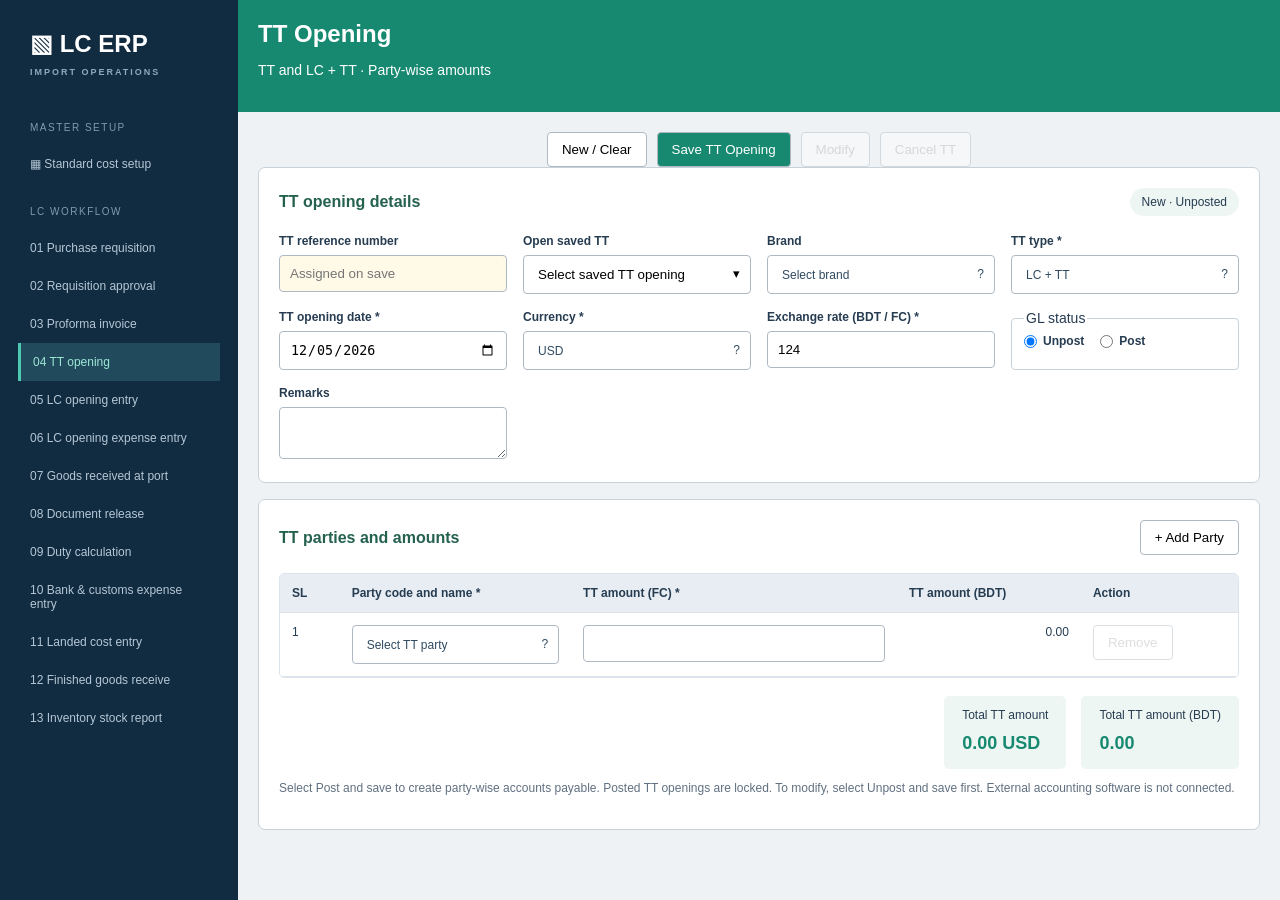
<file: tt-opening.html>
<!doctype html><html lang="en"><head><meta charset="utf-8"><meta name="viewport" content="width=device-width,initial-scale=1"><title>LC ERP · TT Opening</title><link rel="stylesheet" href="purchase.css"><link rel="stylesheet" href="invoice.css"><style>.tt-actions{justify-content:center;flex-wrap:wrap}.tt-items{width:100%;min-width:650px}.tt-items input,.tt-items select{width:100%;margin:0}.tt-items td{vertical-align:top}.tt-items .amount{text-align:right}#ttHistory{font-size:12px;color:#607080}.tt-gl{margin:0;border:1px solid #c8d0d8;border-radius:4px;padding:8px 12px}.tt-gl label{display:inline-flex;align-items:center;gap:6px;margin-right:16px}.tt-gl input[type=radio]{width:auto;margin:0}.standard-item-picker{position:relative;min-width:0;margin-top:7px}.standard-item-trigger{display:block;width:100%;min-height:39px;text-align:left;padding:10px 28px 10px 10px;position:relative;white-space:normal;overflow-wrap:anywhere;font-weight:400}.standard-item-trigger::after{content:'▾';position:absolute;right:10px;top:10px}.standard-item-panel{position:absolute;top:calc(100% + 5px);left:0;width:max(100%,320px);max-width:min(480px,calc(100vw - 40px));padding:10px;background:#fff;border:1px solid #b9cddd;border-radius:6px;box-shadow:0 8px 24px #102a4026;z-index:100}.standard-item-panel input{margin:0 0 8px;font-size:13px}.standard-item-results{overflow-y:auto;overscroll-behavior:contain;max-height:300px}.standard-item-option{width:100%;display:block;text-align:left;padding:10px;border:0;border-bottom:1px solid #edf1f5;border-radius:0;white-space:normal;overflow-wrap:anywhere;font-size:12px;line-height:1.5}.standard-item-option span{display:block}.standard-item-option small{display:block;color:#6b8295;font-weight:400}.standard-item-option:hover,.standard-item-option.keyboard-active{background:#e9f6f1}.standard-item-option[aria-selected=true]{background:#f0f7fb}.standard-item-empty{padding:10px;font-weight:400;line-height:1.5}@media(max-width:700px){.standard-item-panel{width:100%;min-width:0;max-width:100%}}</style><link rel="stylesheet" href="searchable-dropdowns.css?v=1"><script src="record-picker-order.js?v=1"></script><script src="accounting-reversals.js?v=1"></script></head><body class="approval-shell"><header class="top"><h1>TT Opening</h1><p>TT and LC + TT · Party-wise amounts</p></header><main class="app"><div class="toolbar tt-actions"><button id="newTT">New / Clear</button><button id="saveTT" class="primary">Save TT Opening</button><button id="modifyTT" disabled>Modify</button><button id="cancelTT" disabled>Cancel TT</button></div><p id="message" role="status" aria-live="polite"></p><section class="panel"><div class="invoice-heading"><h2>TT opening details</h2><span class="status-tag" id="ttStatus">New · Unposted</span></div><div class="grid invoice-grid"><label>TT reference number<input id="ttNumber" readonly placeholder="Assigned on save"></label><label>Open saved TT<select id="savedTT"><option value="">Select saved TT opening</option></select></label><label>Brand<select id="ttBrand"><option value="">Select brand</option></select></label><label>TT type *<select id="ttType" required><option value="LC+TT">LC + TT</option><option value="TT">TT</option></select></label><label id="bankTTNumberField" hidden>TT number *<input id="bankTTNumber" placeholder="Enter TT number"></label><label id="ttBankField" hidden>Bank name & account *<select id="ttBank"><option value="">Select bank / account</option></select></label><label>TT opening date *<input id="ttDate" type="date" required></label><label>Currency *<select id="ttCurrency"><option>USD</option><option>BDT</option><option>EUR</option><option>CNY</option></select></label><label>Exchange rate (BDT / FC) *<input id="ttRate" type="number" min="0.000001" step="any" value="124"></label><fieldset class="tt-gl"><legend>GL status</legend><label><input type="radio" id="unpostTT" name="ttGL" value="Unposted" checked> Unpost</label><label><input type="radio" id="postTT" name="ttGL" value="Posted"> Post</label></fieldset><label>Remarks<textarea id="ttRemarks" rows="2"></textarea></label></div></section><section class="panel"><div class="invoice-heading"><h2>TT parties and amounts</h2><button id="addTTParty">+ Add Party</button></div><div class="table-wrap"><table class="tt-items"><thead><tr><th>SL</th><th>Party code and name *</th><th>TT amount (FC) *</th><th>TT amount (BDT)</th><th>Action</th></tr></thead><tbody id="ttRows"></tbody></table></div><div class="invoice-totals"><div>Total TT amount<strong id="ttTotal">0.00</strong></div><div>Total TT amount (BDT)<strong id="ttTotalBDT">0.00</strong></div></div><p class="invoice-hint">Select Post and save to create party-wise accounts payable. Posted TT openings are locked. To modify, select Unpost and save first. External accounting software is not connected.</p><p id="ttLinkStatus" role="status"></p><p id="ttHistory"></p></section><section class="panel" id="ttPayablePanel" hidden><h2>Accounts payable</h2><div class="table-wrap"><table class="tt-items"><thead><tr><th>Party</th><th>Amount (FC)</th><th>Amount (BDT)</th><th>Outstanding (BDT)</th><th>Status</th></tr></thead><tbody id="ttPayableRows"></tbody></table></div></section></main><script src="lc-dates.js?v=backdate-lc-defaults-20261031"></script><script src="tt-parties.js?v=tt-party-20261026"></script><script src="import-bank-accounts.js?v=1"></script><script src="products.js?v=avalon-grease-packs-20261027"></script><script src="brand-catalog.js?v=spare-part-number-20261101"></script><script src="tt-opening-store.js?v=accounting-reversals-20261031"></script><script src="tt-opening.js?v=tt-brand-20261031"></script><script src="tt-saved-picker.js?v=1"></script><script src="purchase-sidebar.js?v=tt-opening-20261029"></script><script src="searchable-dropdowns.js?v=1"></script><script src="accounting-reversals-ui.js?v=1"></script></body></html>
</file>
<file: style.css>
*{box-sizing:border-box}body{margin:0;font:14px 'Segoe UI',Arial,sans-serif;color:#263c51;background:#f3f6fa}aside{position:fixed;width:238px;height:100vh;background:#112b40;color:#c3d1dc;padding:30px 18px}.brand{font-size:24px;color:white;padding:0 12px 32px}.brand small{display:block;font-size:9px;letter-spacing:2px;margin-top:9px;color:#90a8bb}.navlabel{font-size:10px;letter-spacing:1.5px;color:#7f9aaf;margin:23px 12px 12px}.nav{display:block;width:100%;background:none;border:0;color:#b5c7d5;text-align:left;padding:12px;font-size:12px;margin:2px 0}.nav.active{background:#214b5c;color:#9de6d5;border-left:3px solid #4dcbb0}.nav span{display:inline-block;width:23px;color:#7797ad}.asidebottom{position:absolute;bottom:25px;left:30px;font-size:12px;line-height:1.8;color:#a4bacb}main{margin-left:238px}header{height:65px;background:white;border-bottom:1px solid #dfe6ed;display:flex;align-items:center;justify-content:space-between;padding:0 34px;font-size:12px}.badge{color:#26846e;background:#eef9f4;padding:7px 12px;border-radius:20px}.title{display:flex;align-items:center;justify-content:space-between;padding:32px 34px 22px;gap:20px}h1{font-size:27px;margin:6px 0 8px;letter-spacing:-.6px}.eyebrow{font-size:10px;letter-spacing:1.7px;font-weight:700;color:#358976;margin:0}.muted{color:#768597;line-height:1.6;font-size:12px}.title p{margin-bottom:0}button{cursor:pointer;border:1px solid #ced9e3;border-radius:5px;padding:10px 13px;background:white;color:#36536c;font-size:12px;font-weight:600}button:hover{filter:brightness(.96)}.primary{background:#168970;border-color:#168970;color:white}.layout{display:grid;grid-template-columns:minmax(0,1fr) 290px;gap:22px;margin:0 34px 40px}section,.summary{background:white;border:1px solid #dce5ed;border-radius:7px;margin-bottom:18px;padding:22px;box-shadow:0 2px 3px #102a4003}.sectionhead{display:flex;align-items:center;justify-content:space-between;margin-bottom:19px;gap:12px}h2{font-size:14px;margin:0;font-weight:650}em{font-style:normal;font-size:10px;color:#36937e;background:#e9f6f1;border-radius:4px;padding:5px 7px;margin-right:9px}.tag{font-size:10px;color:#6b8295;background:#f0f4f8;padding:5px 8px;border-radius:4px}.fields{display:grid;grid-template-columns:repeat(3,minmax(0,1fr));gap:16px}.wide{grid-column:span 2}label{display:block;font-size:11px;font-weight:600;color:#60758a}input,select{width:100%;border:1px solid #cfdae5;border-radius:4px;background:#fff;padding:10px;color:#304b62;margin-top:7px;font:12px 'Segoe UI',sans-serif;min-width:0}input:focus,select:focus{outline:2px solid #8bd4c3;outline-offset:1px}.hint{background:#f1f7fb;border:1px solid #e0ebf4;color:#637d93;font-size:11px;line-height:1.7;padding:11px;border-radius:4px;margin-bottom:18px}.calcstrip{display:flex;justify-content:space-between;margin-top:20px;padding:14px;background:#f7fafc;gap:10px;font-size:10px;color:#728596}.calcstrip b{display:block;color:#35556b;font-size:13px;margin-top:5px}.savedlabel{margin-top:18px}table{border-collapse:collapse;width:100%;font-size:11px}th{text-align:left;background:#f2f6fa;color:#7b8d9e;font-weight:600;padding:10px 6px;border-bottom:1px solid #dce5ed}td{padding:8px 6px;border-bottom:1px solid #edf1f5}td input,td select{margin:0;padding:7px;font-size:11px}td input[type=checkbox]{width:14px;accent-color:#168970}td:nth-child(2){width:140px}td:nth-child(3){width:85px}td:nth-child(4){text-align:right;white-space:nowrap;width:90px}td small{display:block;color:#91a0ae;margin-top:4px;font-size:9px}.subtotal{text-align:right;font-weight:600;font-size:12px;margin-top:13px}.summary{position:sticky;top:20px;padding:24px}.summary h2{margin:15px 0;font-size:13px}.total{font-size:32px;font-weight:700;letter-spacing:-1px;color:#168970}.sumrow{display:flex;justify-content:space-between;font-size:11px;padding:11px 0;border-bottom:1px solid #edf1f5;gap:10px}.sumrow b{white-space:nowrap}.packtotal{display:flex;justify-content:space-between;margin:20px 0;font-size:12px}.summary .hint{margin:0;font-size:11px}.local{font-size:10px;color:#8b99a7;text-align:center;margin:18px 0 0}a{color:#168970;font-size:12px}#notice{margin:0 34px 15px;color:#168970;font-size:12px}#notice:empty{display:none}@media(min-width:1600px){.layout{grid-template-columns:minmax(0,1fr) 330px}.fields{grid-template-columns:repeat(3,1fr)}}@media(max-width:1150px){aside{width:200px}main{margin-left:200px}.layout{grid-template-columns:minmax(0,1fr)}.summary{position:static}.title{align-items:flex-start;flex-direction:column}}@media(max-width:700px){aside{position:static;width:100%;height:auto;padding:16px}.brand{padding:0}.brand small,.navlabel,.asidebottom{display:none}aside nav{display:flex;overflow:auto}.nav{white-space:nowrap;width:auto}.nav.active{margin-top:15px}main{margin:0}header{padding:0 18px}.title{padding:24px 18px}.layout{margin:0 12px 24px}.fields{grid-template-columns:repeat(2,minmax(0,1fr))}section{padding:14px}table{font-size:10px}td:nth-child(2){width:100px}td:nth-child(3){width:70px}.calcstrip{flex-wrap:wrap}}
output{display:block;padding:10px;margin-top:7px;background:#f2f7fa;border:1px solid #dce5ed;border-radius:4px;font-size:12px;color:#304b62}.valuation{margin-bottom:20px}.addhead{display:flex;gap:10px;margin-top:16px;align-items:center}.addhead input{max-width:300px;margin:0}.addhead button{white-space:nowrap}td button{padding:3px 7px;margin-left:5px}
.setup-meta{display:flex;align-items:center;gap:16px;margin:0 34px 18px;color:#60758a;font-size:12px}.excluded td:first-child{color:#96a3af}.excluded td:first-child small{display:none}.excluded{background:#fafbfd}[hidden]{display:none!important}
/* Selected standard costing heads */ #groups tr[hidden]{display:none!important}#groups .sectionhead{flex-wrap:wrap;gap:10px}#groups select[data-standard-head]{width:100%;min-width:170px}.empty-standard-heads{font-size:12px;padding:10px 0}.create-standard-head{margin-top:14px;font-size:12px}.create-standard-head summary{cursor:pointer;color:#168970}.pending-standard-head td{background:#f6faf8}
/* Searchable item selection */
.standard-item-picker{position:relative;min-width:0;margin-top:7px}.standard-item-trigger{display:block;width:100%;min-height:39px;text-align:left;padding:10px 28px 10px 10px;position:relative;white-space:normal;overflow-wrap:anywhere;font-weight:400}.standard-item-trigger::after{content:'▾';position:absolute;right:10px;top:10px}.standard-item-panel{position:absolute;top:calc(100% + 5px);left:0;width:max(100%,320px);max-width:min(480px,calc(100vw - 40px));padding:10px;background:#fff;border:1px solid #b9cddd;border-radius:6px;box-shadow:0 8px 24px #102a4026;z-index:100}.standard-item-panel input{margin:0 0 8px;font-size:13px}.standard-item-results{overflow-y:auto;overscroll-behavior:contain;max-height:300px}.standard-item-option{width:100%;display:block;text-align:left;padding:10px;border:0;border-bottom:1px solid #edf1f5;border-radius:0;white-space:normal;overflow-wrap:anywhere;font-size:12px;line-height:1.5}.standard-item-option span{display:block}.standard-item-option small{display:block;color:#6b8295;font-weight:400}.standard-item-option:hover,.standard-item-option.keyboard-active{background:#e9f6f1}.standard-item-option[aria-selected=true]{background:#f0f7fb}.standard-item-empty{padding:10px;font-weight:400;line-height:1.5}@media(max-width:700px){.standard-item-panel{width:100%;min-width:0;max-width:100%}}

.standard-cost-action{white-space:nowrap;width:1%;text-align:center}.standard-cost-delete{color:#b42318;border-color:#efc4bf;padding:6px 9px}.standard-cost-delete:hover{background:#fff1ef}

.standard-lc-locked{background-color:#f4f5f7!important;cursor:not-allowed}#standardLCLock{border-left:3px solid #b7791f;color:#714b12}

/* Keep valuation controls in one grid with consistent row spacing. */
.fields.valuation-fields{grid-template-columns:repeat(3,minmax(0,1fr));gap:20px 16px;align-items:start}.valuation-fields label{min-width:0}.valuation-fields input,.valuation-fields select{height:40px}
@media(max-width:700px){.fields.valuation-fields{grid-template-columns:repeat(2,minmax(0,1fr))}}
@media(max-width:520px){.fields.valuation-fields{grid-template-columns:minmax(0,1fr)}}
</file>
<file: searchable-dropdowns.css>
/* Shared searchable selects; panels escape scrolling tables. */
.erp-select-host{display:block;min-width:0;width:100%;margin-top:7px}.erp-select-trigger{position:relative;display:block;width:100%;min-height:39px;text-align:left;padding:10px 28px 10px 10px;border:1px solid #b9cddd;border-radius:4px;background:#fff;color:#304b62;font:12px "Segoe UI",sans-serif;white-space:normal;overflow-wrap:anywhere}.erp-select-trigger:after{content:"?";position:absolute;right:10px;top:11px}.erp-select-trigger:disabled{cursor:default;background:#f3f6f8;color:#6b7d8d}.erp-select-panel{position:fixed;z-index:2000;padding:9px;border:1px solid #b9cddd;border-radius:6px;background:white;box-shadow:0 8px 24px #102a4026;color:#304b62;font:12px "Segoe UI",sans-serif}.erp-select-panel[hidden]{display:none}.erp-select-search{display:block;width:100%;margin:0 0 7px;padding:10px;border:1px solid #b9cddd;border-radius:4px;font:12px "Segoe UI",sans-serif}.erp-select-search:focus{outline:2px solid #8bd4c3;outline-offset:1px}.erp-select-options{overflow:auto;max-height:270px;overscroll-behavior:contain}.erp-select-option{display:block;width:100%;padding:10px;border:0;border-bottom:1px solid #edf1f5;background:#fff;color:#304b62;text-align:left;white-space:normal;overflow-wrap:anywhere;font:12px "Segoe UI",sans-serif}.erp-select-option small{display:block;margin-top:3px;color:#6b8295;font-size:10px}.erp-select-option:hover,.erp-select-option.active,.erp-select-option[aria-selected="true"]{background:#e9f6f1}.erp-select-empty{padding:10px;color:#6b8295}td .erp-select-host{margin-top:0}select[data-erp-searchable]{display:none!important}
</file>
<file: bulk-standard.css>
#bulkStandardDialog{width:min(1450px,96vw);max-width:96vw;max-height:92vh;padding:24px;border:1px solid #b9cddd;border-radius:8px;color:#263c51}#bulkStandardDialog::backdrop{background:#112b4070}.bulk-heading,.bulk-actions{display:flex;align-items:center;justify-content:space-between;gap:12px;flex-wrap:wrap}.bulk-heading h2{font-size:19px}.bulk-step{margin-top:22px;padding-top:18px;border-top:1px solid #dce5ed}.bulk-step h3{font-size:14px;margin:0 0 12px}.bulk-item-controls{display:grid;grid-template-columns:minmax(240px,1.5fr) minmax(150px,1fr) minmax(170px,1fr) 170px;gap:16px;margin-bottom:12px}.bulk-items{display:grid;grid-template-columns:repeat(3,minmax(0,1fr));max-height:260px;overflow:auto;gap:7px;padding:8px;border:1px solid #dce5ed;border-radius:5px}.bulk-item{display:flex;align-items:flex-start;gap:9px;padding:10px;background:#f5f9fc;border-radius:4px;cursor:pointer}.bulk-item input{width:16px;flex:none;margin-top:3px}.bulk-item span{display:block;line-height:1.5;color:#304b62}.bulk-item small{display:block;font-weight:400;color:#6b8295}.bulk-feedback{white-space:pre-wrap;font-size:12px;line-height:1.6;margin:12px 0}.bulk-feedback.error{color:#a53b28}.bulk-feedback.success{color:#168970}.bulk-table-wrap{overflow:auto;max-height:340px;margin-top:12px}.bulk-table-wrap table{min-width:720px}.bulk-table-wrap td,.bulk-table-wrap th{padding:10px;text-align:left;white-space:normal}.bulk-table-wrap .bulk-number{text-align:right}.bulk-preview-detail{margin-top:12px}.bulk-preview-detail summary{cursor:pointer;font-size:12px;font-weight:600}.bulk-file{display:flex;align-items:center;gap:14px;flex-wrap:wrap}.bulk-file input{max-width:400px}.bulk-count{font-size:12px;color:#60758a}#bulkStandardDialog button:disabled{opacity:.55;cursor:default}@media(max-width:850px){.bulk-items{grid-template-columns:repeat(2,minmax(0,1fr))}}@media(max-width:550px){.bulk-items,.bulk-item-controls{grid-template-columns:1fr}#bulkStandardDialog{padding:15px}}

.bulk-empty{grid-column:1/-1;padding:12px;margin:0;color:#60758a;font-size:12px}@media(max-width:1100px){.bulk-item-controls{grid-template-columns:repeat(2,minmax(0,1fr))}}@media(max-width:550px){.bulk-item-controls{grid-template-columns:1fr}}
</file>
<file: purchase.css>
.page-nav{display:flex;gap:8px;padding:15px 20px;background:#112b40;flex-wrap:wrap}.page-nav a{color:#d1e1ec;text-decoration:none;padding:10px 14px;border-radius:4px;font-size:13px}.page-nav .selected{background:#24614f;color:white}.top{background:#168970}.app{max-width:1800px}.callout{font-size:12px;line-height:1.6}.btn.primary{background:#168970;border-color:#168970}input:focus,select:focus,textarea:focus{outline:2px solid #8bd4c3}.review-table{min-width:900px}a{color:#168970}.review-info{display:grid;grid-template-columns:repeat(3,1fr);gap:15px;font-size:13px;margin:18px 0}.review-info b{display:block;color:#607080;margin-bottom:5px}.approval-shell{margin:0;font:14px Arial,sans-serif;background:#eef2f5;color:#263c51}.approval-shell .panel{background:white;padding:20px;margin-bottom:16px;border:1px solid #c8d0d8;border-radius:7px}.approval-shell .grid{display:grid;grid-template-columns:repeat(3,1fr);gap:16px}.approval-shell input,.approval-shell select,.approval-shell textarea{width:100%;padding:10px;margin-top:7px;border:1px solid #aeb9c3;border-radius:4px}.approval-shell table{width:100%;border-collapse:collapse}.approval-shell th,.approval-shell td{padding:12px;text-align:left;border-bottom:1px solid #dde4ea;font-size:12px}.approval-shell th{background:#e7edf3}.approval-shell button{cursor:pointer;padding:9px 14px;background:white;border:1px solid #aeb9c3;border-radius:4px}.approval-shell .primary{background:#168970;color:white}.approval-shell .table-wrap{overflow:auto}.approval-shell .toolbar{display:flex;gap:10px;margin-top:15px}.approval-shell .top{padding:20px;color:white}.approval-shell .top h1{margin:0;font-size:24px}.approval-shell .app{margin:22px auto;padding:0 20px}.approval-shell #message{padding:12px 0;color:#168970}.navlink{display:block;text-decoration:none;padding:12px;color:#b5c7d5;font-size:12px}@media(max-width:700px){.review-info,.approval-shell .grid{grid-template-columns:1fr}}
.page-nav{display:none}.erp-sidebar{position:fixed;inset:0 auto 0 0;width:238px;background:#112b40;color:#b5c7d5;padding:30px 18px;overflow-y:auto;z-index:10}.sidebar-brand{font-size:24px;font-weight:700;color:white;padding:0 12px 22px}.sidebar-brand small{display:block;font-size:9px;letter-spacing:2px;margin-top:9px;color:#90a8bb}.erp-sidebar p{font-size:10px;letter-spacing:1.5px;color:#7f9aaf;margin:23px 12px 12px}.erp-sidebar a,.erp-sidebar button,.approval-shell .erp-sidebar button{display:block;width:100%;text-align:left;text-decoration:none;background:none;border:0;color:#b5c7d5;padding:12px;font-size:12px;cursor:pointer}.erp-sidebar .active{background:#214b5c;color:#9de6d5;border-left:3px solid #4dcbb0}.top{margin-left:238px}.app,.approval-shell .app{margin:20px 0 20px 238px;padding:0 20px;max-width:none}.top .meta{font-size:11px}.test-actions{display:flex;gap:8px;flex-wrap:wrap;margin-bottom:12px}.table-wrap{max-width:100%}@media(max-width:950px){.erp-sidebar{width:200px}.top{margin-left:200px}.app,.approval-shell .app{margin-left:200px}}@media(max-width:700px){.erp-sidebar{position:static;width:100%;max-height:240px;padding:16px}.sidebar-brand{padding:0 12px}.erp-sidebar p{margin-top:12px}.top{margin-left:0}.app,.approval-shell .app{margin:16px 0;padding:0 12px}}
.register-table{min-width:950px!important;width:100%}.performance-metrics{display:grid;grid-template-columns:repeat(6,1fr);gap:12px;margin:16px 0}.performance-metrics>div{padding:14px;background:#f1f7f5;border:1px solid #d4e7e0;border-radius:5px;font-size:12px;color:#607080}.performance-metrics strong{display:block;font-size:24px;color:#168970;margin-top:8px}@media(max-width:1100px){.performance-metrics{grid-template-columns:repeat(3,1fr)}}@media(max-width:600px){.performance-metrics{grid-template-columns:repeat(2,1fr)}}
/* Keep fixed sidebar width inclusive of padding and contain wide tables. */
*,*::before,*::after{box-sizing:border-box}.approval-shell{overflow-x:hidden}.approval-shell .top{min-width:0}.approval-shell .app{min-width:0}.approval-shell .panel{min-width:0;max-width:100%}.approval-shell .grid{grid-template-columns:repeat(3,minmax(0,1fr))}.approval-shell .grid label{min-width:0;font-size:12px;font-weight:600}.approval-shell .review-info{grid-template-columns:repeat(3,minmax(0,1fr))}.review-info>div{overflow-wrap:anywhere}.approval-shell .table-wrap{width:100%;min-width:0;border:1px solid #dce5ed;border-radius:5px}.approval-shell .review-table{min-width:900px}.approval-shell .review-table input{margin:0;width:110px;max-width:100%;padding:8px}.approval-shell .review-table td{vertical-align:top}.quantity-feedback{display:block;max-width:160px;color:#b42318;font-size:11px;line-height:1.4;margin-top:5px}.quantity-feedback:empty{display:none}.requisition-row{cursor:pointer}.requisition-row:hover,.requisition-row:focus{background:#edf7f3;outline:2px solid #8bd4c3;outline-offset:-2px}.approval-shell input[readonly]{background:#f2f6fa;color:#36536c}.approval-shell #message:empty{display:none}.approval-shell #message{line-height:1.5;overflow-wrap:anywhere}@media(max-width:1000px){.approval-shell .grid,.approval-shell .review-info{grid-template-columns:repeat(2,minmax(0,1fr))}}@media(max-width:700px){.approval-shell .grid,.approval-shell .review-info{grid-template-columns:1fr}}
.decision-rule{font-size:12px;color:#607080;line-height:1.6}.decision-message{font-size:13px;color:#9b3a21;line-height:1.6}.decision-message:empty{display:none}
</file>
<file: invoice.css>
.approval-shell .invoice-grid{grid-template-columns:repeat(4,minmax(0,1fr))}.invoice-heading{display:flex;align-items:center;justify-content:space-between;gap:15px;flex-wrap:wrap;margin-bottom:18px}.invoice-heading h2,.panel h2{font-size:16px;margin:0;color:#24614f}.invoice-heading .toolbar{margin:0}.invoice-hint{font-size:12px;color:#607080}.invoice-items{min-width:1800px}.approval-shell .invoice-items input{margin:0;min-width:90px;padding:8px}.approval-shell .invoice-items input[type=checkbox]{width:16px;min-width:16px;accent-color:#168970}.invoice-items td{vertical-align:top}.invoice-totals{display:flex;justify-content:flex-end;gap:15px;flex-wrap:wrap;margin-top:18px}.invoice-totals>div{background:#eef6f3;padding:12px 18px;border-radius:5px;font-size:12px}.invoice-totals strong{display:block;color:#168970;font-size:18px;margin-top:8px}.status-tag{padding:7px 12px;background:#eef6f3;border-radius:20px;font-size:12px}.invalid-line{background:#fff1ef}.invalid-line td:last-child{color:#b42318}.valid-line{background:#f0faf4}.approval-shell button:disabled{opacity:.45;cursor:not-allowed}.approval-shell .invoice-grid input[readonly]{background:#fff9e8}#message.error{color:#b42318}#message.success{color:#168970}@media(max-width:1150px){.approval-shell .invoice-grid{grid-template-columns:repeat(2,minmax(0,1fr))}}@media(max-width:700px){.approval-shell .invoice-grid{grid-template-columns:1fr}}
.invoice-items{min-width:2200px}.invoice-totals strong{max-width:380px;line-height:1.5;overflow-wrap:anywhere}
.approval-shell .pi-actions{justify-content:center;flex-wrap:wrap;margin:0 0 18px}.approval-shell dialog#modifyPicker{width:min(850px,94vw);max-height:80vh;overflow:auto;border:1px solid #dce5ed;border-radius:8px;padding:24px}.approval-shell dialog#modifyPicker::backdrop{background:#112b4088}#modifyPicker table{min-width:600px}#modifyPicker .table-wrap{margin-top:15px}.invoice-heading .toolbar{justify-content:center;flex-wrap:wrap}
.invoice-items .pi-variance{background:#fff8e8;text-align:right;min-width:120px;font-weight:600}
.approval-shell .invoice-grid #ckdGroupSummary{grid-column:1/-1;margin:0;padding:10px 12px;border-left:3px solid #168970;background:#eef8f5;color:#365b52}
</file>
<file: lc-expense.css>
.expense-table{min-width:900px;margin-top:12px}.approval-shell .expense-table input{margin:0;padding:8px}.expense-table td:nth-child(3){min-width:200px}.approval-shell dialog{width:min(850px,94vw);border:1px solid #dce5ed;border-radius:8px;padding:24px;max-height:80vh;overflow:auto}.approval-shell dialog::backdrop{background:#112b4088}#lcChoices button{display:block;width:100%;text-align:left;margin-top:10px}.standard-check{padding:10px;border-bottom:1px solid #dce5ed;font-size:12px;line-height:1.6}.standard-check.missing,#costMessage{color:#b42318}.standard-check.valid{color:#168970}details{margin-top:16px;font-size:12px}summary{cursor:pointer;color:#168970}#lcItems{padding:12px;line-height:1.8}
.allocation-note{font-size:12px;color:#526d62;background:#eff8f3;border-left:3px solid #168970;padding:12px;line-height:1.7}.allocation-table{min-width:1400px;margin-top:15px}#allocationSummary{font-size:12px;line-height:1.7;color:#36536c}
.gl-radios{border:1px solid #dce5ed;border-radius:5px;margin:0;padding:10px;display:flex;gap:18px}.gl-radios legend{font-size:12px;font-weight:600}.approval-shell .gl-radios label{display:flex;align-items:center;gap:6px;font-size:12px}.approval-shell .gl-radios input{width:16px;margin:0;accent-color:#168970}
.expense-table .expense-variance{background:#fff8e8;min-width:160px;text-align:right;font-weight:600}.allocation-table td:last-child{min-width:170px;text-align:right}.expense-table{min-width:1100px}

.expense-table td:nth-child(6){min-width:300px}.expense-table td:nth-child(6) select{width:100%;min-width:290px;margin:0;padding:8px}
</file>
<file: bank-customs.css>
.bc-actions{justify-content:center;flex-wrap:wrap;margin-bottom:18px}.bc-costs{min-width:1500px}.bc-costs input{margin:0!important;min-width:110px}.bc-costs td:nth-child(2){min-width:230px}.bc-costs .bc-variance{background:#fff8e8;text-align:right;font-weight:600}.bc-allocation{min-width:1250px}.bc-allocation td{vertical-align:top}#manifestChoices button,#savedChoices button{display:block;text-align:left;width:100%;margin-top:12px}dialog input,dialog select{width:100%;padding:10px;margin:12px 0}.field-button{margin-top:7px}#message.error{color:#b42318}.bc-standard-breakdown{font-size:11px;line-height:1.6;margin-top:6px;white-space:nowrap}.bc-costs td:nth-child(3){min-width:270px}.bc-costs td:nth-child(3) strong{display:block}

.bc-costs td:nth-child(6){min-width:300px}.bc-costs td:nth-child(6) select{width:100%;min-width:290px;margin:0;padding:8px}
</file>
<file: document-release.css>
.release-actions{justify-content:center;flex-wrap:wrap;margin-bottom:18px}.release-items{min-width:1000px}.release-items td:nth-child(n+4),.release-items th:nth-child(n+4){text-align:right}.release-items tfoot{font-weight:700;background:#eff7f4}.release-items caption{text-align:left}.release-items td{vertical-align:top}.invoice-grid fieldset{border:1px solid #c8d0d8;border-radius:4px;margin:0;align-self:end;min-width:0}.invoice-grid fieldset label{display:inline-flex;align-items:center;gap:5px;margin:6px 12px 6px 0}.invoice-grid fieldset input{width:auto;margin:0}.release-items small{display:block;color:#607080;margin-top:5px}button:disabled{opacity:.45;cursor:not-allowed}#loanNote{color:#985813}#message.error{color:#b42318}
.release-picker{width:min(960px,94vw);max-height:82vh;overflow:auto;border:1px solid #c8d0d8;border-radius:8px;padding:22px;color:#263c51}.release-picker::backdrop{background:rgba(17,43,64,.5)}.release-picker table{min-width:650px}.release-picker input{width:100%;padding:10px;margin:8px 0 18px;border:1px solid #aeb9c3;border-radius:4px}.release-picker th,.release-picker td{padding:12px;text-align:left;border-bottom:1px solid #dde4ea;font-size:12px}.release-picker th{background:#e7edf3}.release-picker button{padding:8px 12px;border:1px solid #aeb9c3;background:white;border-radius:4px;cursor:pointer}
.release-items .margin-variance{background:#fff8e8;text-align:right;font-weight:600;min-width:160px}

.release-margin-items{width:100%;min-width:1450px}.release-margin-items th:first-child,.release-margin-items td:first-child{text-align:left}.release-margin-items th:nth-child(n+2),.release-margin-items td:nth-child(n+2){text-align:right}
</file>
<file: duty-calculation.css>
.duty-actions{justify-content:center;flex-wrap:wrap;margin-bottom:20px}.duty-items{min-width:4700px;table-layout:auto}.duty-items th,.duty-items td{min-width:135px}.duty-items th:first-child,.duty-items td:first-child{min-width:45px}.duty-items th:nth-child(3),.duty-items td:nth-child(3){min-width:210px}.duty-items td{vertical-align:top}.duty-items .standard-cell{background:#f0f7f5;color:#2c5d50;text-align:right}.duty-items input{min-width:85px;margin:0;padding:7px;text-align:right}.duty-items select{margin:6px 0;padding:5px;min-width:90px}.duty-items strong{display:block;text-align:right;margin-top:8px}.duty-items small{display:block;color:#607080;margin-top:7px;line-height:1.4}.duty-items tfoot{background:#e7edf3;font-weight:700}.duty-items tfoot td{text-align:right}.duty-items th:first-child,.duty-items td:first-child{position:sticky;left:0;background:#e7edf3;z-index:1}.duty-items .missing-standard{color:#b42318}.duty-items .duty-total{background:#e8f4ef;font-weight:700;text-align:right}.duty-items th{white-space:normal}#dutyPicker{width:min(900px,94vw);max-height:82vh;overflow:auto;border:1px solid #c8d0d8;border-radius:8px;padding:24px}#dutyPicker::backdrop{background:#112b4088}#dutyPicker input{width:100%;padding:10px;margin:10px 0}#dutyChoices button{display:block;text-align:left;width:100%;margin:10px 0;padding:12px;border:1px solid #c8d0d8;border-radius:4px;background:white;cursor:pointer}#message.error{color:#b42318}
.duty-items .variance-cell{background:#fff8e8;text-align:right;font-weight:600}.duty-items th{min-width:145px}.duty-items .standard-cell small{font-weight:400}



.duty-items .processing-input-row th{background:#eef8f6;vertical-align:bottom;padding:10px}.processing-input-row label{display:block;font-weight:600;white-space:normal}.duty-items .processing-input-row input{display:block;width:100%;min-width:115px;margin-top:6px;background:#fff;text-align:right}.duty-items .processing-input-caption{text-align:right;color:#176756}
.duty-items .processing-input-row th:first-child{position:static;left:auto;z-index:auto}.duty-items .processing-input-caption{text-align:left}
</file>
<file: port-receipt.css>
.port-actions{justify-content:center;flex-wrap:wrap}.port-plan{min-width:750px;margin-top:15px}.port-items{min-width:1700px}.approval-shell .port-items input,.approval-shell .port-plan input{margin:0;min-width:100px}.approval-shell .port-items input[type=checkbox]{min-width:16px;width:16px;accent-color:#168970}.invalid-port-row{background:#fff0ed}.invalid-port-row td:nth-last-child(2){color:#b42318}.approval-shell dialog{width:min(850px,94vw);max-height:80vh;overflow:auto;border:1px solid #dce5ed;border-radius:8px;padding:24px}.approval-shell dialog::backdrop{background:#112b4088}#portItemChoices button{display:block;width:100%;text-align:left;margin-top:10px}
#portModifyOptions button{display:block;width:100%;text-align:left;margin-top:10px}

#receivedTotals td,#receivedTotals th,#valuationTotals td,#valuationTotals th{background:#e5f2ed;font-weight:700;border-top:2px solid #168970;white-space:nowrap}

/* Keep receipt actions together; instructions sit below the heading. */
.approval-shell .port-receive-heading{display:flex;align-items:center;justify-content:space-between;gap:16px;flex-wrap:nowrap;min-width:0}
.approval-shell .port-receive-heading h2{flex:0 0 auto;margin:0;white-space:nowrap}
.approval-shell .port-receive-toolbar{display:flex;align-items:center;justify-content:flex-end;gap:8px;flex-wrap:nowrap;min-width:0;margin:0;overflow-x:auto;padding:3px 1px}
.approval-shell .port-receive-toolbar button{flex:0 0 auto;white-space:nowrap;min-height:36px;padding:8px 12px;border-radius:6px;font-size:12px;font-weight:600;line-height:18px;margin:0}
.approval-shell .port-receive-toolbar #processBikes:not(:disabled){background:#168970;border-color:#168970;color:#fff}
.approval-shell .port-receive-toolbar #uploadBikes{background:#edf7f4;border-color:#a7d4c8;color:#176c58}
.approval-shell .port-receive-toolbar button:disabled{opacity:.5;cursor:not-allowed}
</file>
<file: finished-goods.css>
#fgPicker{width:min(960px,94vw);max-height:82vh;overflow:auto;border:1px solid #c8d0d8;border-radius:8px;padding:22px;color:#263c51}#fgPicker::backdrop{background:#112b4080}#fgPickerSearch{width:100%;padding:10px;margin:8px 0 18px;border:1px solid #aeb9c3;border-radius:4px}#fgPicker table{width:100%;min-width:620px}#fgPicker th,#fgPicker td{padding:12px;text-align:left;border-bottom:1px solid #dde4ea;font-size:12px}#fgPicker th{background:#e7edf3}#fgPicker button{padding:8px 12px;cursor:pointer}#manifest[readonly],#saved[readonly]{cursor:pointer}
</file>
<file: inventory.css>
#stockTable{min-width:1650px}.approval-shell td{vertical-align:top}.approval-shell td.numeric{text-align:right;font-variant-numeric:tabular-nums}.approval-shell td small{display:block;margin-top:5px;color:#617589}.approval-shell details{min-width:180px}.approval-shell details li{margin:8px 0}.approval-shell button:disabled{opacity:.45;cursor:default}.performance-metrics{grid-template-columns:repeat(3,minmax(0,1fr))}.performance-metrics strong{font-size:20px}.category-row td{background:#e5f2ed;font-weight:bold}@media print{.erp-sidebar,.toolbar,.grid,#search{display:none!important}.top,.approval-shell .app{margin:0;padding:0}.table-wrap{overflow:visible!important;border:0!important}#stockTable{min-width:0;font-size:9px}.approval-shell th,.approval-shell td{padding:4px;font-size:9px}.approval-shell{background:white}@page{size:A3 landscape;margin:10mm}}
</file>
<file: landed-cost.css>
.landed-actions{justify-content:center;flex-wrap:wrap;margin-bottom:20px}.landed-extras{min-width:1350px}.landed-summary{min-width:1650px}.landed-details{min-width:900px}.landed-variance{background:#fff8e8;text-align:right;font-weight:600}.landed-total{font-weight:700;background:#edf6f2}.landed-extras input{min-width:120px;margin:0!important}.landed-extras small{display:block;color:#607080;margin-top:6px}.landed-summary td:nth-child(n+5),.landed-details td:nth-child(n+4){text-align:right}#costBreakdown details{margin-top:18px;border:1px solid #dce5ed;border-radius:5px;padding:14px}#costBreakdown summary{cursor:pointer;font-weight:600;color:#24614f;margin-bottom:12px}dialog{width:min(850px,94vw);max-height:82vh;overflow:auto;border:1px solid #c8d0d8;border-radius:7px;padding:24px}dialog::backdrop{background:#112b4088}dialog input{width:100%;padding:10px;margin:12px 0}#manifestChoices button,#savedChoices button{display:block;text-align:left;width:100%;margin-top:12px}.field-button{margin-top:7px}#message.error{color:#b42318}
</file>
<file: lc-opening.css>
.lc-items{min-width:1500px;margin-top:18px}.lc-items th{white-space:nowrap}.approval-shell .field-button{margin-top:7px;font-size:11px;padding:7px 10px}.approval-shell #savedLC{width:auto;max-width:380px;margin:0}.approval-shell #piInput{cursor:pointer}.approval-shell dialog{width:min(1000px,94vw);max-height:85vh;overflow:auto;padding:24px;border:1px solid #dce5ed;border-radius:9px;color:#263c51}.approval-shell dialog::backdrop{background:#112b4088}.pi-picker{min-width:750px}.approval-shell .pi-picker input[type=checkbox]{width:17px;accent-color:#168970}.pi-picker tr.selected{background:#eaf7f2}#pickerMessage{color:#b42318;font-size:12px;margin:12px 0}.approval-shell select:disabled{opacity:1;background:#fff9e8;color:#36536c}
.approval-shell .lc-actions{justify-content:center;flex-wrap:wrap;margin-bottom:18px}
#dateFeedback{font-size:12px;line-height:1.6;margin-bottom:0}#dateFeedback:empty{display:none}.date-error{color:#b42318}.date-warning{color:#956600}
.approval-shell dialog table{min-width:600px}#lcLookupRows button{white-space:nowrap}#cancelLC,#cancelInvoice{color:#b42318;border-color:#e0b9b3}
.lc-items{min-width:2200px}.lc-items .standard-cell{background:#eff7f4;text-align:right}.lc-items .lc-variance{background:#fff8e8;text-align:right;font-weight:600}

.lc-tabs{display:flex;gap:8px}.lc-tabs [aria-selected="true"]{background:#168970;color:white;border-color:#168970}.lc-tt-items{min-width:950px;width:100%;margin:16px 0}.lc-cost-report{min-width:1400px;width:100%}.lc-cost-report td:nth-child(n+5){text-align:right}.lc-cost-report tfoot{font-weight:bold;background:#eef6f3}#lcCostDialog{width:min(1500px,96vw)}#lcCostHint{color:#607080}#lcTTTab h2{margin-top:24px}

.standard-item-picker{position:relative;min-width:0;margin-top:7px}.standard-item-trigger{display:block;width:100%;min-height:39px;text-align:left;padding:10px 28px 10px 10px;position:relative;white-space:normal;overflow-wrap:anywhere;font-weight:400}.standard-item-trigger::after{content:'▾';position:absolute;right:10px;top:10px}.standard-item-panel{position:absolute;top:calc(100% + 5px);left:0;width:max(100%,320px);max-width:min(480px,calc(100vw - 40px));padding:10px;background:#fff;border:1px solid #b9cddd;border-radius:6px;box-shadow:0 8px 24px #102a4026;z-index:100}.standard-item-panel input{margin:0 0 8px;font-size:13px}.standard-item-results{overflow-y:auto;overscroll-behavior:contain;max-height:300px}.standard-item-option{width:100%;display:block;text-align:left;padding:10px;border:0;border-bottom:1px solid #edf1f5;border-radius:0;white-space:normal;overflow-wrap:anywhere;font-size:12px;line-height:1.5}.standard-item-option span{display:block}.standard-item-option small{display:block;color:#6b8295;font-weight:400}.standard-item-option:hover,.standard-item-option.keyboard-active{background:#e9f6f1}.standard-item-option[aria-selected=true]{background:#f0f7fb}.standard-item-empty{padding:10px;font-weight:400;line-height:1.5}@media(max-width:700px){.standard-item-panel{width:100%;min-width:0;max-width:100%}}

.lc-report-item{margin:20px 0;padding:16px;border:1px solid #dce5ed;border-radius:6px}.lc-report-heads{width:100%;min-width:650px;margin:12px 0}.lc-report-heads td:nth-child(n+2){text-align:right}.lc-report-heads .landed-total{font-weight:bold;background:#eef6f3}.lc-report-item h2{margin-bottom:10px}

.lc-report-heads .lc-cost-group{background:#dfefe7;font-weight:bold}.lc-report-heads .lc-cost-group td{text-align:left}.lc-report-heads .lc-cost-subtotal{background:#edf2f7;font-weight:bold}

#lcTTBalance.tt-balance-error{color:#b42318;font-weight:600}#lcTTBalance.tt-balance-success{color:#168970}#lcTTBalance:empty{display:none}
.approval-shell #lcMergeLabel{position:relative}.approval-shell #ckdMergeTarget{cursor:pointer}.ckd-merge-menu{position:absolute;top:100%;left:0;right:0;min-width:280px;max-height:280px;overflow:auto;padding:9px;background:#fff;border:1px solid #b9cddd;border-radius:6px;box-shadow:0 8px 24px #102a4026;z-index:100}.ckd-merge-menu[hidden]{display:none}.ckd-merge-menu #ckdMergeSearch{width:100%;margin-bottom:7px}.ckd-merge-menu label{display:flex;align-items:center;gap:8px;padding:8px 6px;font-size:12px;font-weight:400;cursor:pointer}.ckd-merge-menu label:hover{background:#e9f6f1}.ckd-merge-menu label[hidden]{display:none}.ckd-merge-menu input[type=checkbox]{width:16px;height:16px;margin:0;flex:none}.ckd-merge-menu p{margin:8px 4px;font-size:12px;color:#607080}
.ckd-merge-summary{margin-top:18px;padding:16px;border:1px solid #b9d8cc;border-radius:7px;background:#f3faf7}.ckd-merge-summary h3{margin:0 0 10px;color:#24614f;font-size:15px}.ckd-merge-summary p{font-size:12px;line-height:1.5}.ckd-merge-table{min-width:1050px}.ckd-merge-table td:nth-child(n+2){text-align:right}.ckd-merge-total{font-weight:700;color:#24614f;margin-bottom:0}#lcComponentLabel[hidden],#lcMergeLabel[hidden],#lcMergeSummary[hidden]{display:none}
</file>
